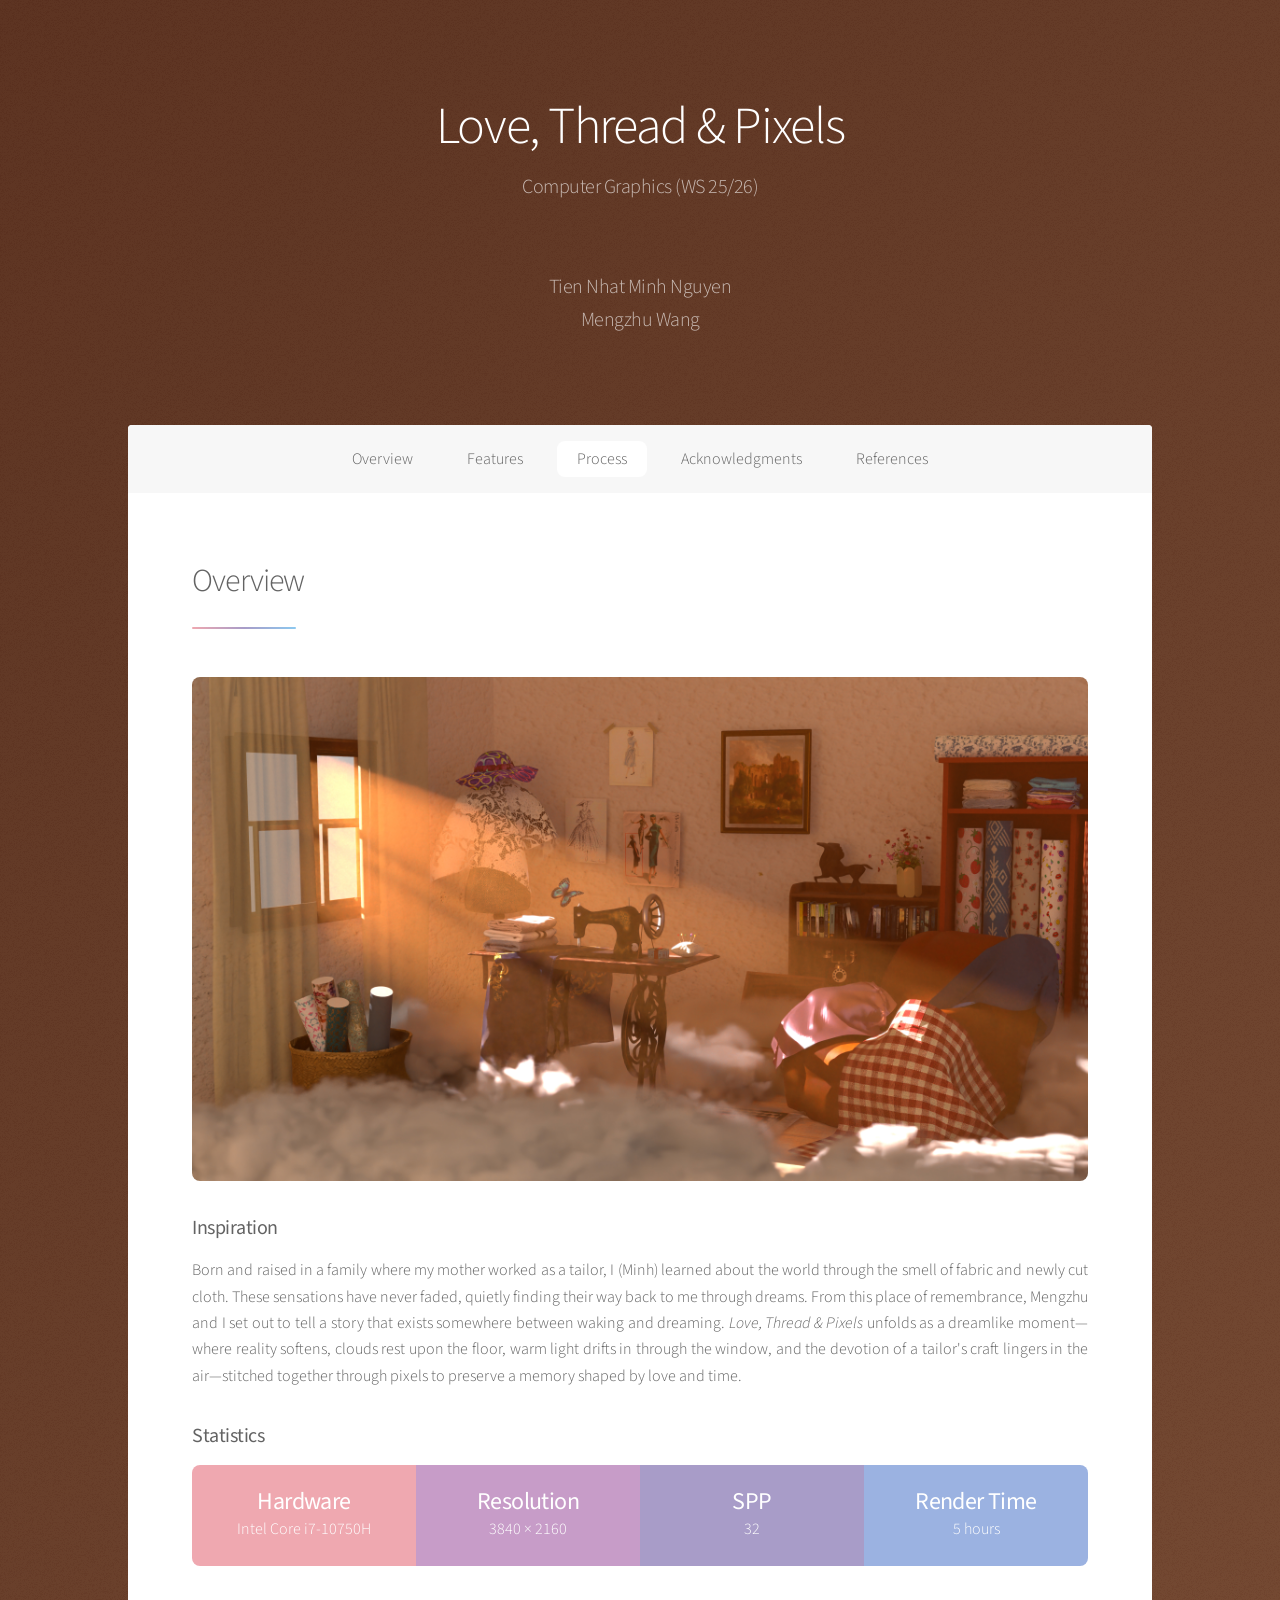
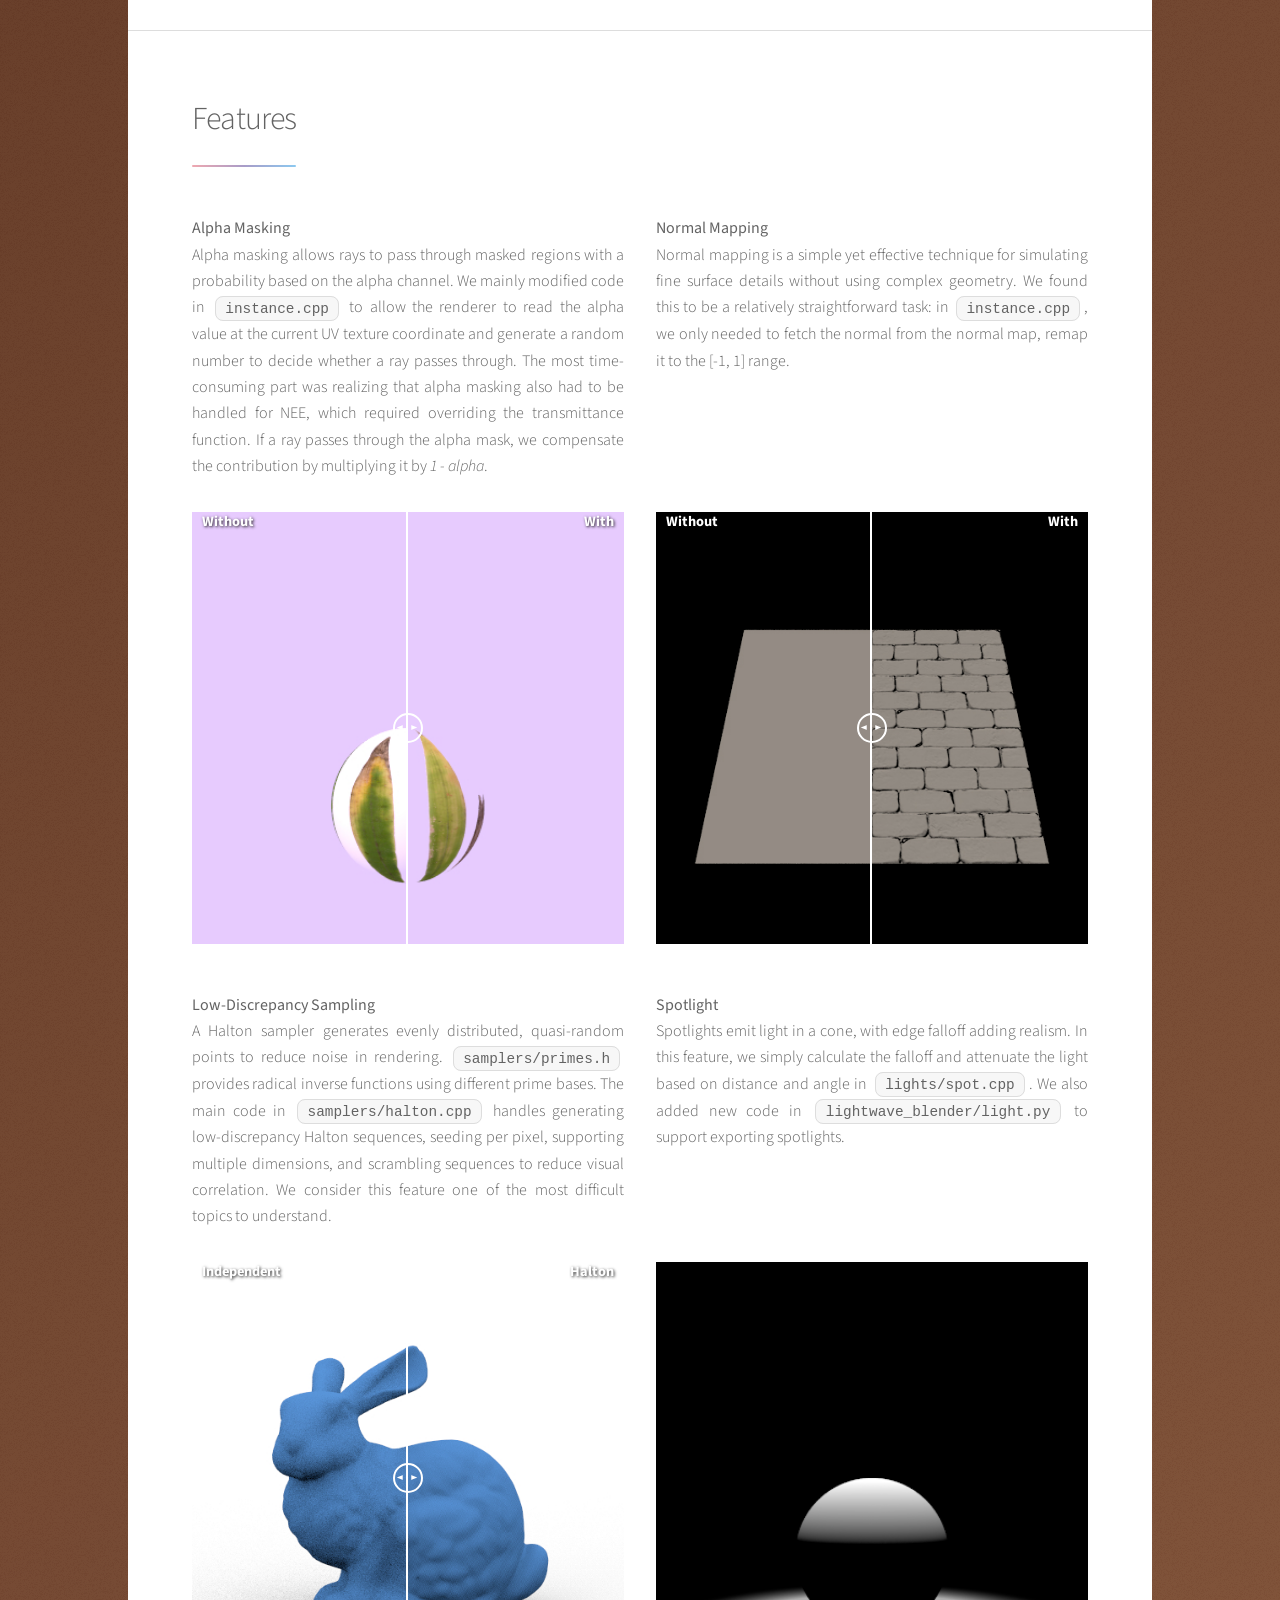
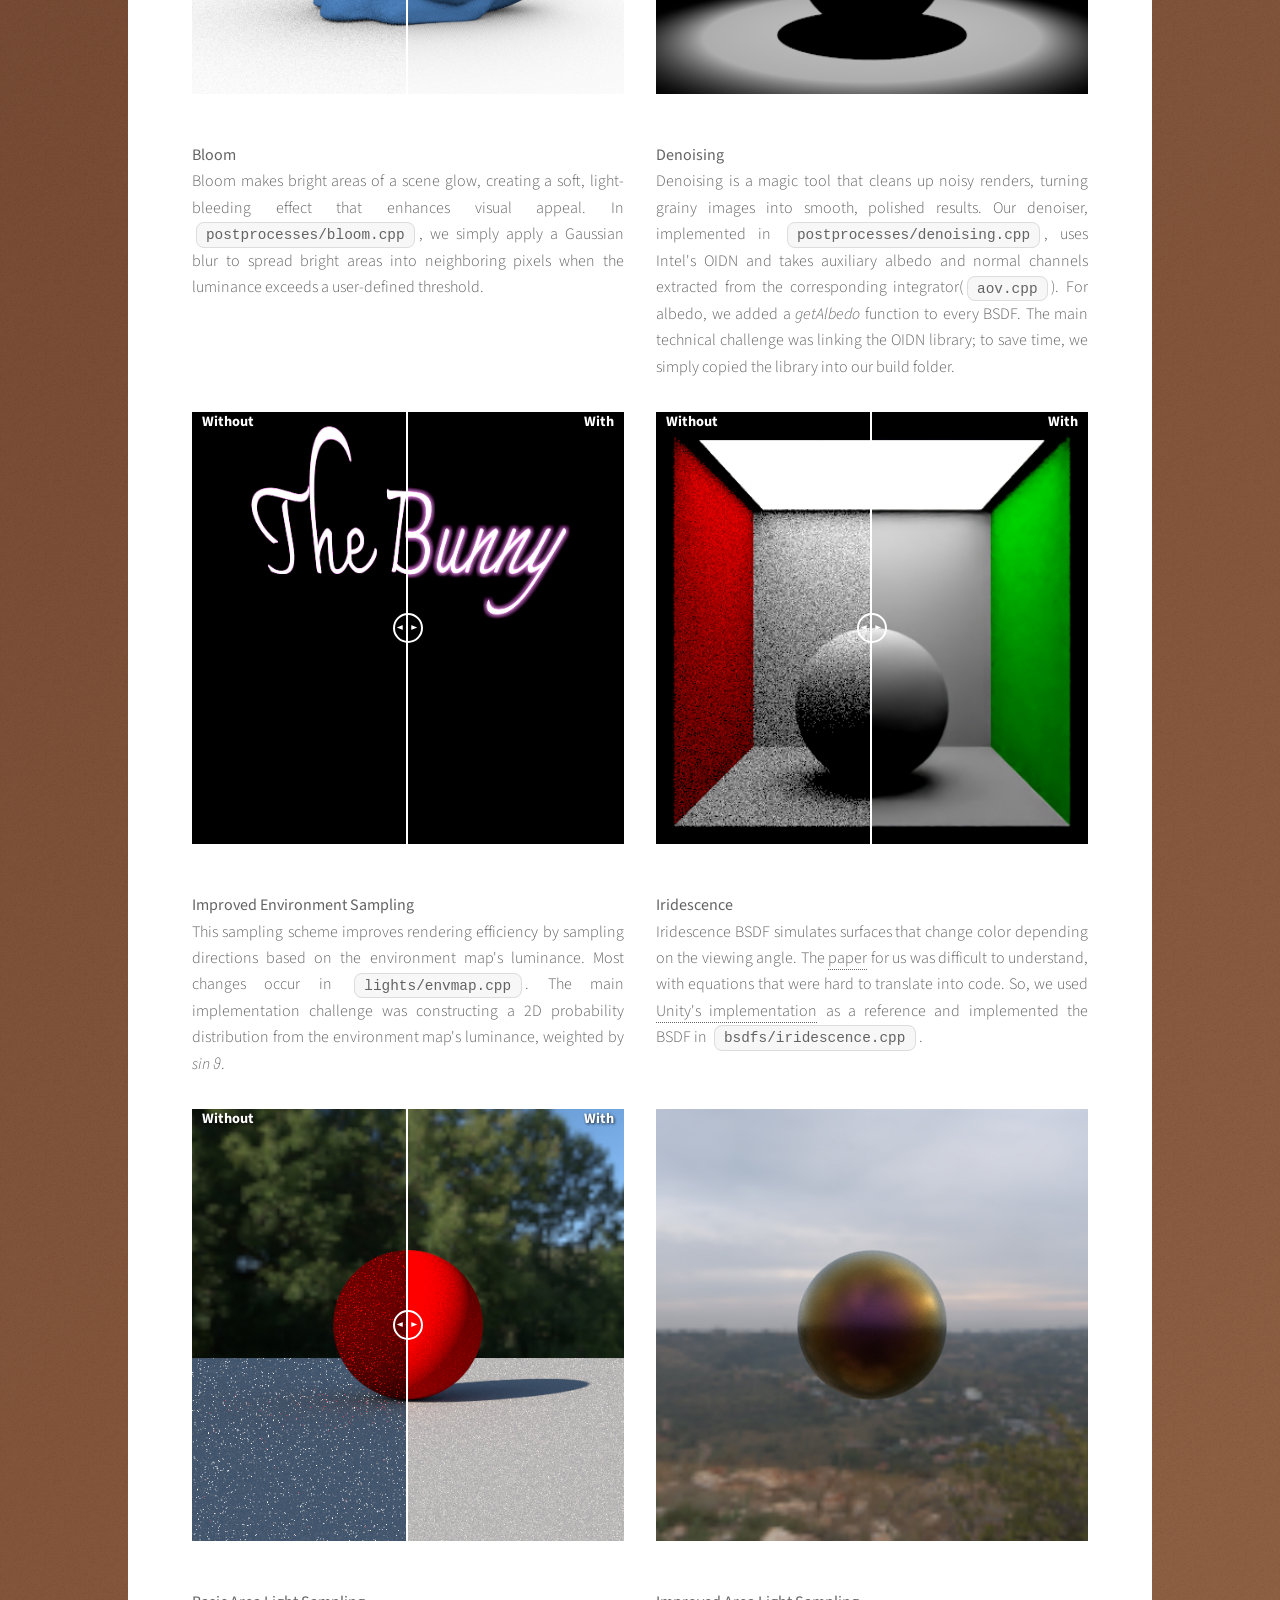
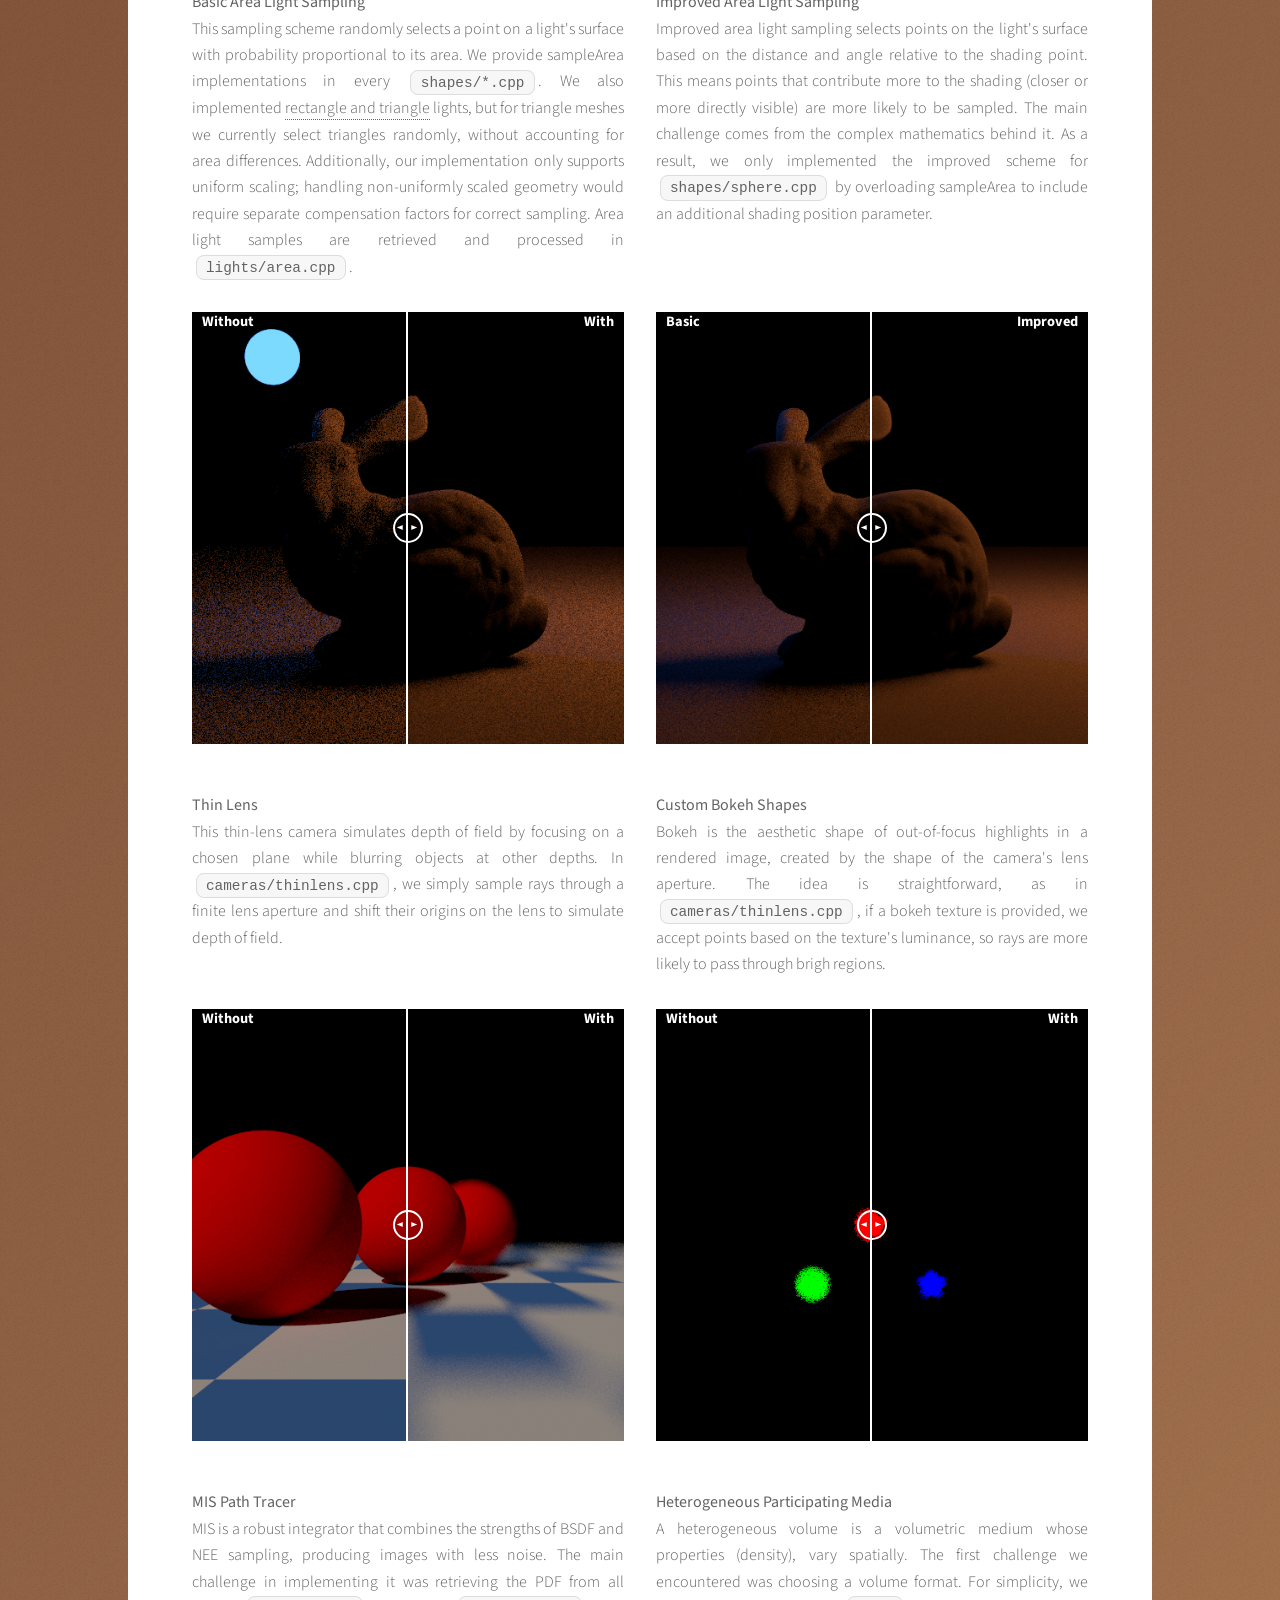
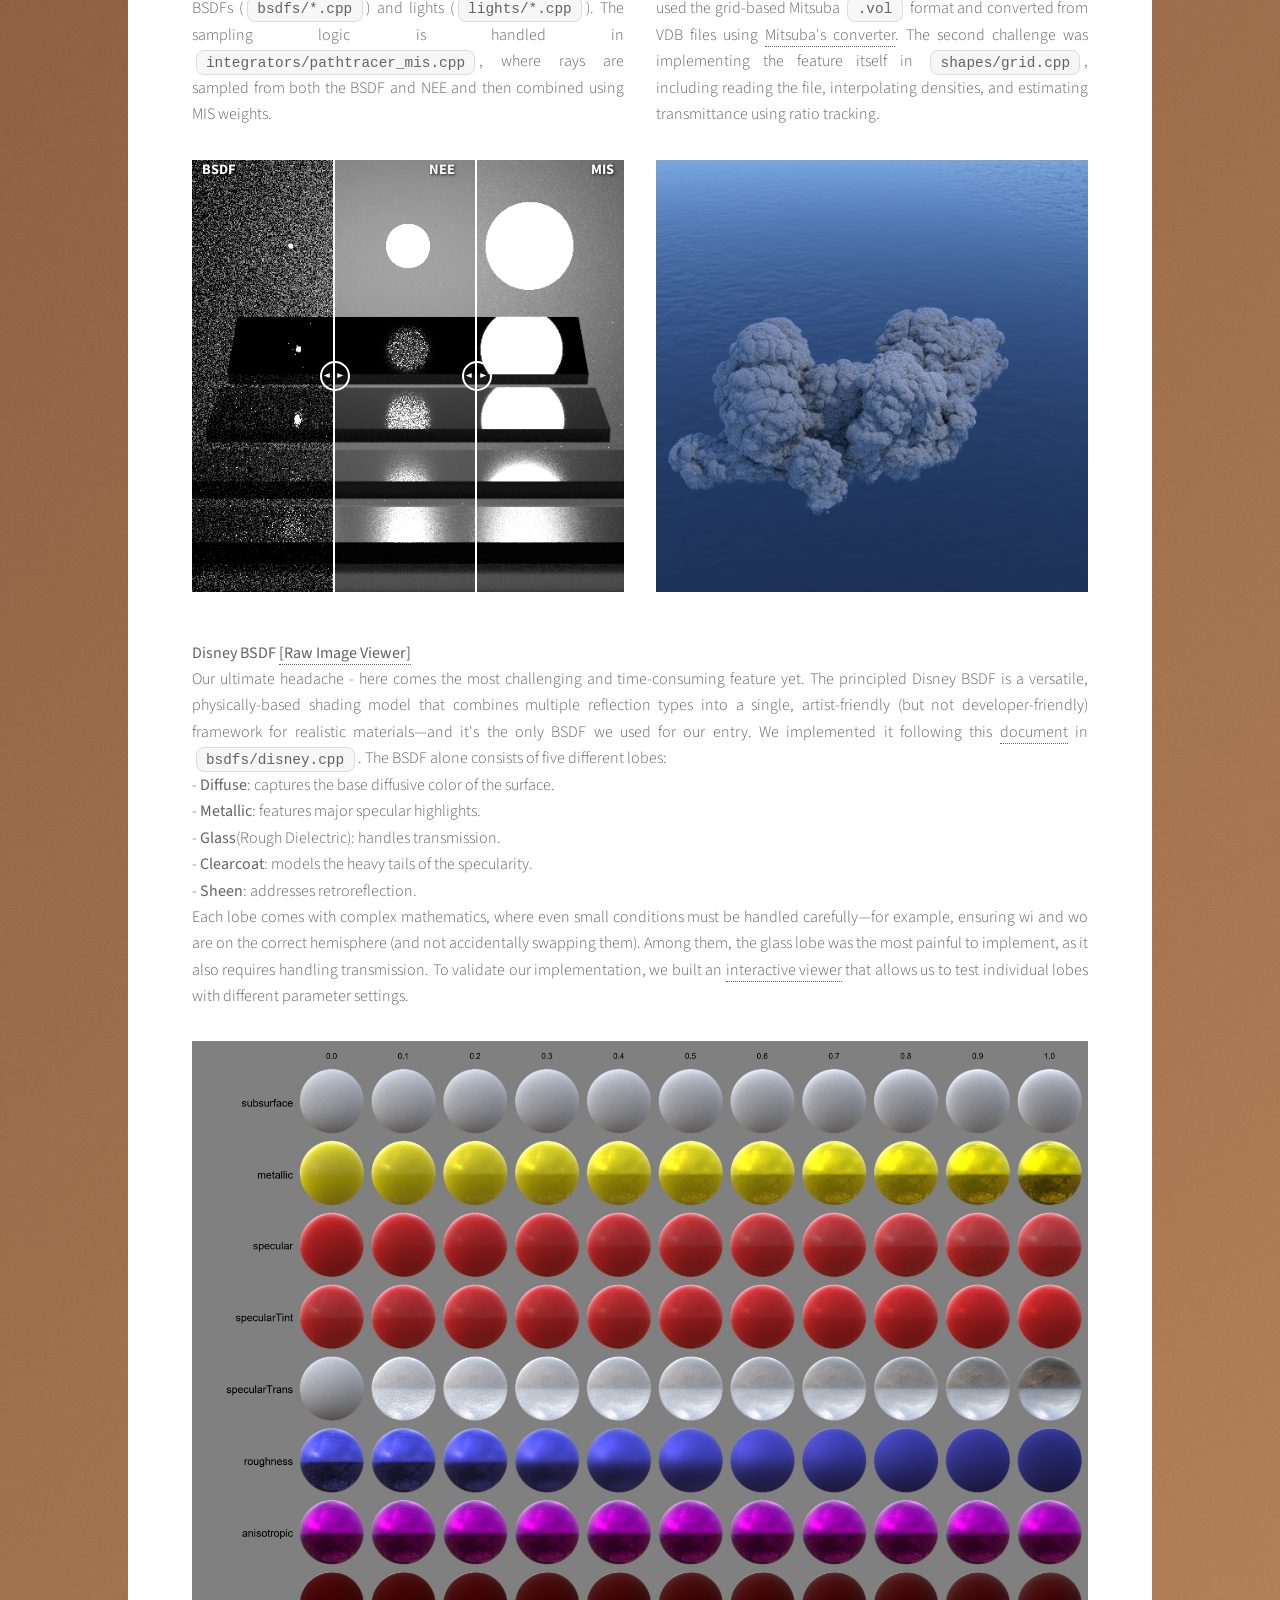
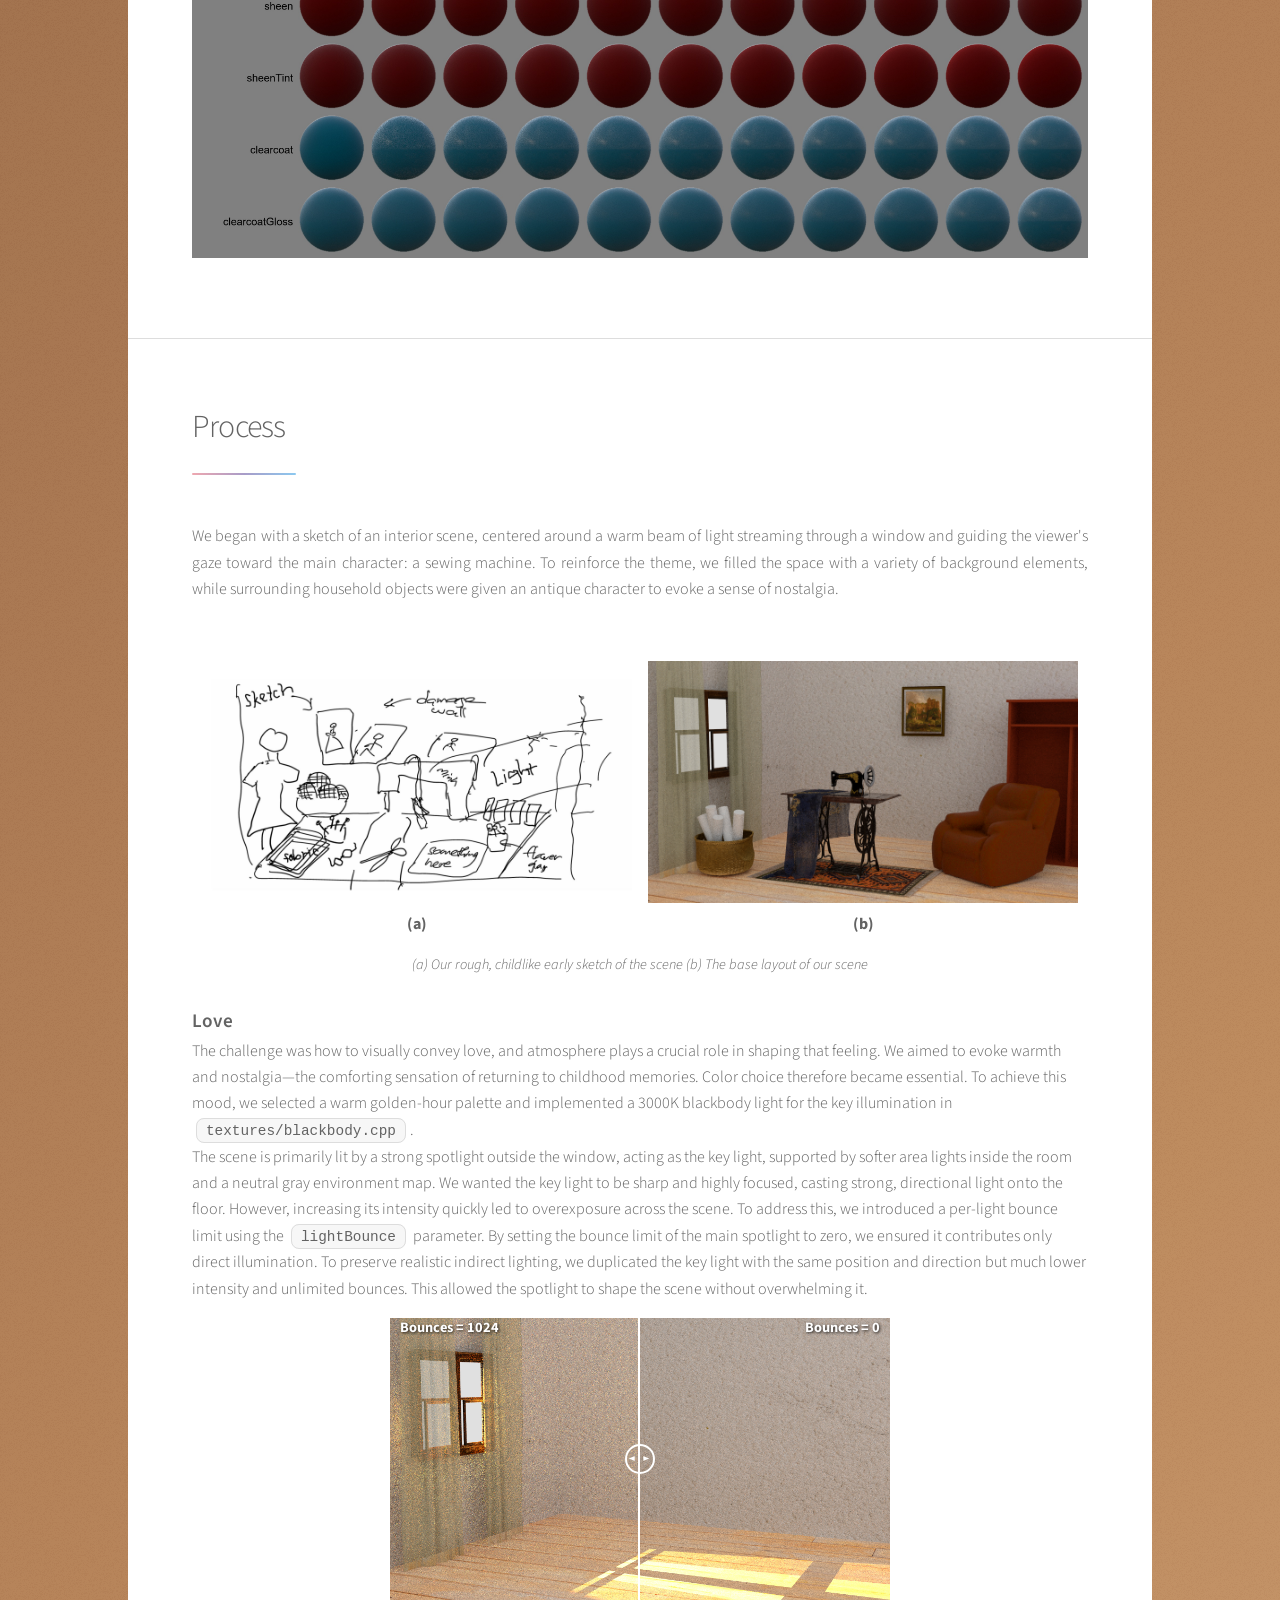
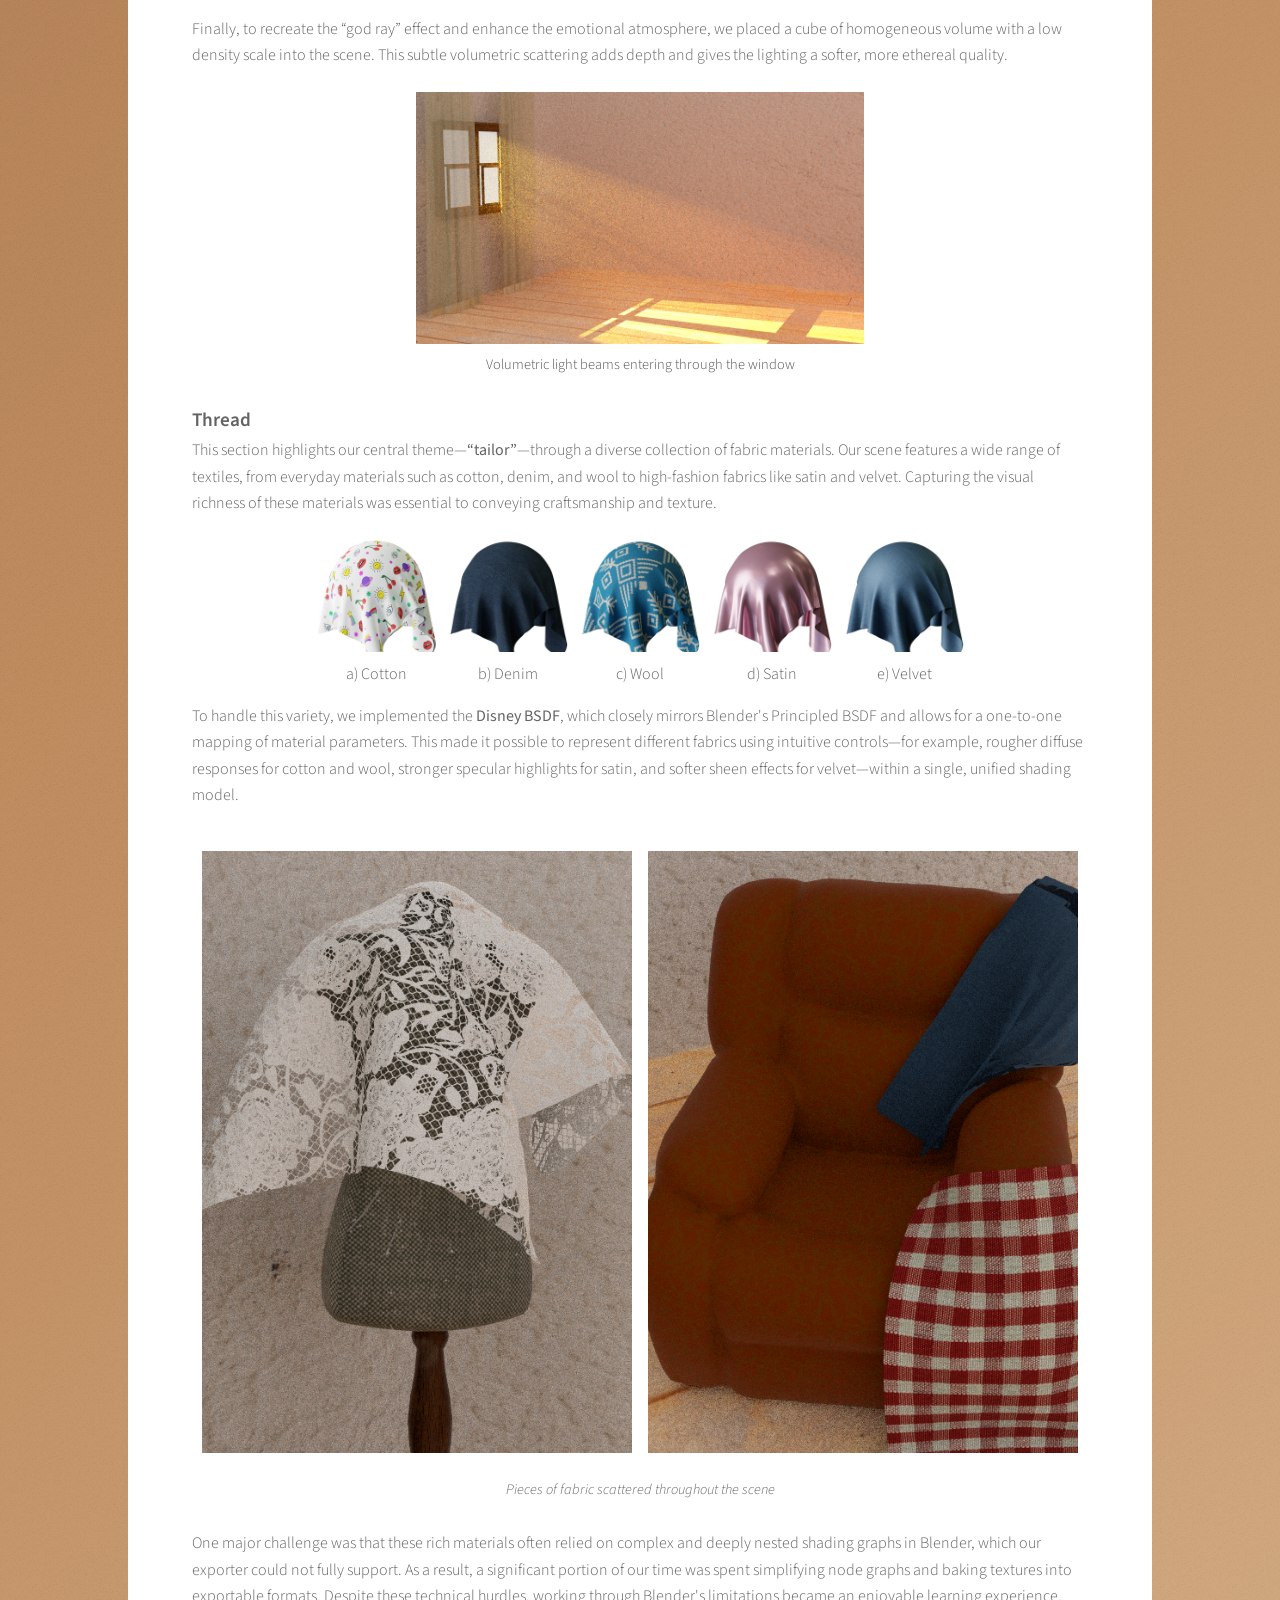
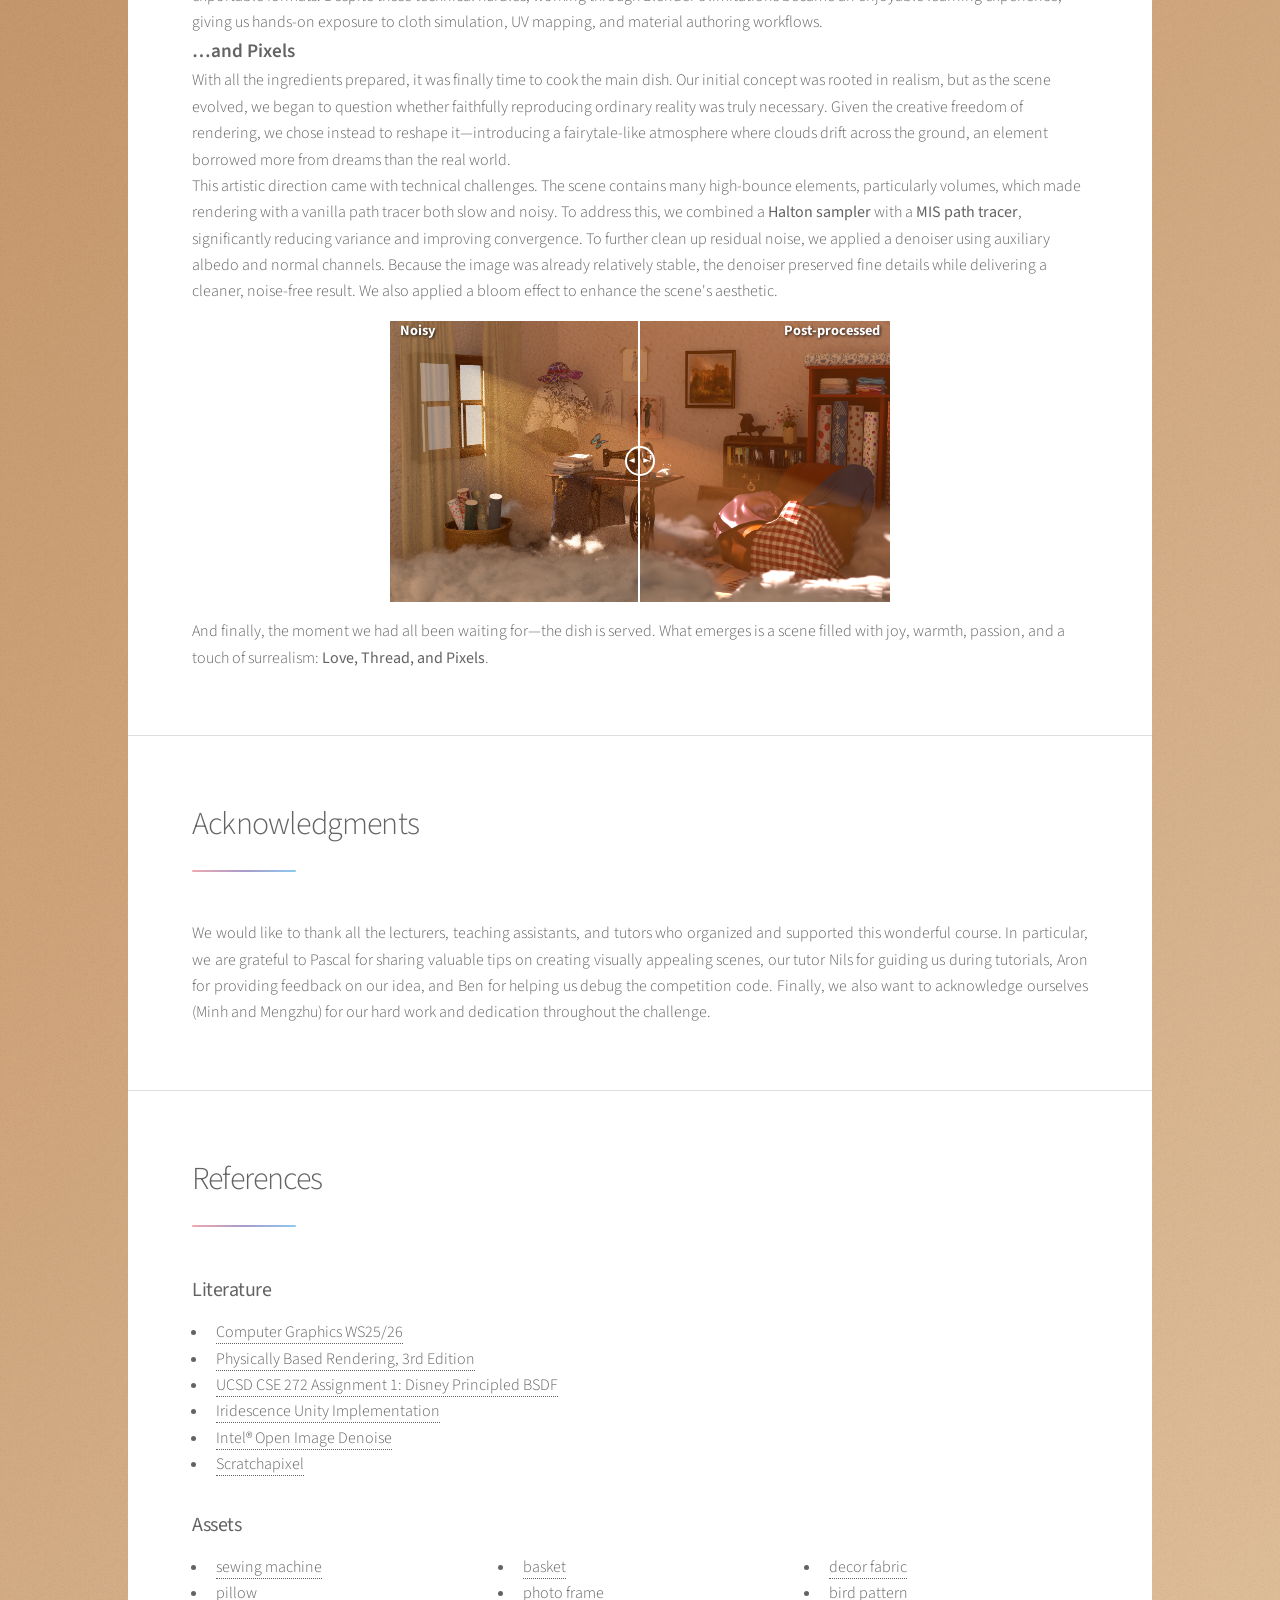
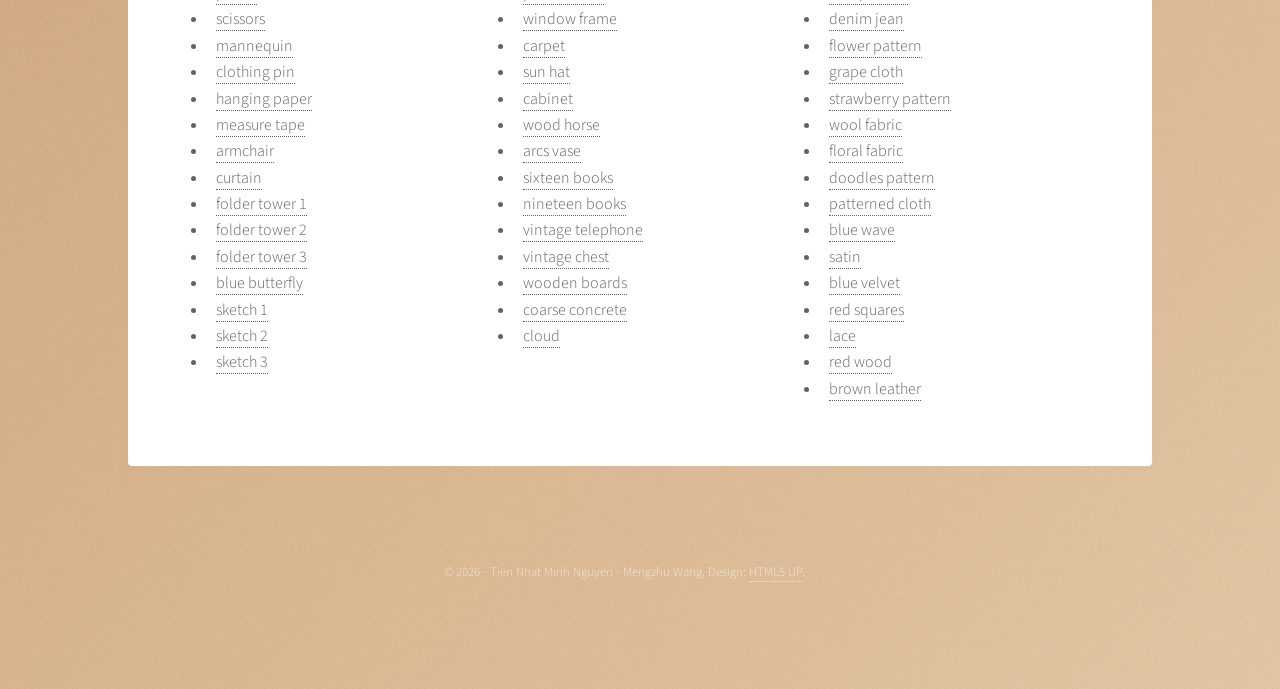
<file: docs/index.html>
<!DOCTYPE HTML>
<!--
	Stellar by HTML5 UP
	html5up.net | @ajlkn
	Free for personal and commercial use under the CCA 3.0 license (html5up.net/license)
-->
<html>
	<head>
		<title>Love, Thread and Pixels</title>
		<meta charset="utf-8" />
		<meta name="viewport" content="width=device-width, initial-scale=1, user-scalable=no" />
		<link rel="stylesheet" href="assets/css/main.css" />
		<noscript><link rel="stylesheet" href="assets/css/noscript.css" /></noscript>
	</head>
	<body class="is-preload">

		<!-- Wrapper -->
			<div id="wrapper">

				<!-- Header -->
					<header id="header" class="alt">
						<h1>Love, Thread & Pixels</h1>
						<p >
							Computer Graphics (WS 25/26)
						</p><br />
						 <p>
							Tien Nhat Minh Nguyen<br>
							Mengzhu Wang
						</p>
					</header>

				<!-- Nav -->
					<nav id="nav">
						<ul>
							<li><a href="#intro" class="active">Overview</a></li>
							<li><a href="#first">Features</a></li>
							<li><a href="#firsthalfhalf">Process</a></li>
							<li><a href="#firsthalf">Acknowledgments</a></li>
							<li><a href="#second">References</a></li>
						</ul>
					</nav>

				<!-- Main -->
					<div id="main">

						<!-- Introduction -->
							<section id="intro" class="main">
								<header class="major">
									<h2>Overview</h2>
								</header>
								<div class="box alt">
									<div class="row gtr-uniform">
										<div class="col-12">
										<span class="image fit">
											<img src="render.jpg" alt="Final Render" />
										</span>
										</div>
									</div>
								</div>

								<div class="spotlight">
									<div class="content">
										<h3><strong>Inspiration</strong></h3>
										<p style="text-align: justify;"> 
											Born and raised in a family where my mother worked as a tailor, I (Minh) learned about 
											the world through the smell of fabric and newly cut cloth. These sensations have never faded,
											quietly finding their way back to me through dreams. From this place of remembrance,
											Mengzhu and I set out to tell a story that exists somewhere between waking and dreaming.
											<i>Love, Thread & Pixels </i> unfolds as a dreamlike moment—where reality softens, clouds rest 
											upon the floor, warm light drifts in through the window, and the devotion of a tailor's craft
											lingers in the air—stitched together through pixels to preserve a memory shaped by love and time.

										</p>
										
										<h3><strong>Statistics</strong></h3>
										<ul class="statistics">
											<li class="style1">
												<strong>Hardware</strong> Intel Core i7-10750H 
											</li>
											<li class="style2">
												<strong>Resolution</strong> 3840 &times; 2160
											</li>
											<li class="style3">
												<strong>SPP</strong> 32
											</li>
											<li class="style4">
												<strong>Render Time</strong> 5 hours
											</li>
										</ul>
									</div>
								</div>
							</section>

						<!-- First Section -->
							<section id="first" class="main">
								<header class="major">
									<h2>Features</h2>
								</header>
								<ul class="features">
									<li>
										<strong>Alpha Masking</strong>
										<p style="text-align: justify;">Alpha masking allows rays to pass through masked regions 
											with a probability based on the alpha channel. We mainly modified code in <code>instance.cpp</code> 
											to allow the renderer to read the alpha value at the current UV texture coordinate and generate 
											a random number to decide whether a ray passes through. The most time-consuming part was realizing 
											that alpha masking also had to be handled for NEE, which required overriding the transmittance function.
											If a ray passes through the alpha mask, we compensate the contribution by multiplying it by <em>1 - alpha</em>.
										</p>

										<div class="comparison-container">
											<div class="image-wrapper">
												<img src="images/alpha_masking.jpg" alt="With" class="img-back">
												
												<div class="img-front-container">
													<img src="images/alpha_masking_wo.jpg" alt="Without" class="img-front">
													<span class="label label-left">Without</span>
												</div>
												<span class="label label-right">With</span>
											</div>
											<input type="range" min="0" max="100" value="50" class="slider">
											<div class="slider-button"></div>
										</div>
									</li>

									<li>
										<strong>Normal Mapping</strong>
										<p style="text-align: justify;">Normal mapping is a simple yet effective technique for simulating fine surface details 
											without using complex geometry. We found this to be a relatively straightforward task: in <code>instance.cpp</code>, 
											we only needed to fetch the normal from the normal map, remap it to the [-1, 1] range. 
										</p>

										<div class="comparison-container">
											<div class="image-wrapper">
												<img src="images/normal_mapping.jpg" alt="With" class="img-back">
												
												<div class="img-front-container">
													<img src="images/normal_mapping_wo.jpg" alt="Without" class="img-front">
													<span class="label label-left">Without</span>
												</div>
												<span class="label label-right">With</span>
											</div>
											<input type="range" min="0" max="100" value="50" class="slider">
											<div class="slider-button"></div>
										</div>
									</li>
								</ul>

								<ul class="features">
									<li>
										<strong>Low-Discrepancy Sampling</strong>
										<p style="text-align: justify;">
											A Halton sampler generates evenly distributed, quasi-random points to reduce noise in rendering.
											<code>samplers/primes.h</code> provides radical inverse functions using different prime bases. 
											The main code in <code>samplers/halton.cpp</code> handles generating low-discrepancy Halton sequences, seeding per pixel, supporting multiple dimensions, 
											and scrambling sequences to reduce visual correlation. We consider this feature one of the most difficult topics to understand.<br>
										</p>

										<div class="comparison-container">
											<div class="image-wrapper">
												<img src="images/halton.jpg" alt="With" class="img-back">
												
												<div class="img-front-container">
													<img src="images/independent.jpg" alt="Without" class="img-front">
													<span class="label label-left">Independent</span>
												</div>
												<span class="label label-right">Halton</span>
											</div>
											<input type="range" min="0" max="100" value="50" class="slider">
											<div class="slider-button"></div>
										</div>
									</li>
									
									<li>
										<strong>Spotlight</strong>
										<p style="text-align: justify;">
											Spotlights emit light in a cone, with edge falloff adding realism. 
											In this feature, we simply calculate the falloff and attenuate the light based on distance and angle in <code>lights/spot.cpp</code>. 
											We also added new code in <code>lightwave_blender/light.py</code> to support exporting spotlights.
											<br>
										</p>

										<div class="comparison-container">
											<div class="image-wrapper">
												<img src="images/spot.jpg" alt="With" class="img-back">
												
												<!-- <div class="img-front-container">
													<img src="images/thinlens_wo.jpg" alt="Without" class="img-front">
													<span class="label label-left">Without</span>
												</div>
												<span class="label label-right">With</span> -->
											</div>
											<!-- <input type="range" min="0" max="100" value="50" class="slider"> -->
											<!-- <div class="slider-button"></div> -->
										</div>
									</li>
									<!-- <li>
										<strong>Rough Dieletric</strong>
										<p style="text-align: justify;">
											Rough dielectric extends the basic dielectric model by introducing surface roughness, which 
											adds realism. <br>
											<span style="display: inline-block; font-family: Consolas, 'Courier New', monospace; font-size: 0.8em; line-height: 1.2;">
												- src/bsdfs/roughdielectric.cpp
											</span>
										</p>

										<div class="comparison-container">
											<div class="image-wrapper">
												<img src="images/roughdielectric_0.3.jpg" alt="With" class="img-back">
												
												<div class="img-front-container">
													<img src="images/roughdielectric_0.0.jpg" alt="Without" class="img-front">
													<span class="label label-left">Roughness=0</span>
												</div>
												<span class="label label-right">Roughness=0.3</span>
											</div>
											<input type="range" min="0" max="100" value="50" class="slider">
											<div class="slider-button"></div>
										</div>
									</li> -->
								</ul>

								<ul class="features">
									<li>
										<strong>Bloom</strong>
										<p style="text-align: justify;">
											Bloom makes bright areas of a scene glow, creating a soft, light-bleeding effect that enhances visual appeal.
											In <code>postprocesses/bloom.cpp</code>, we simply apply a Gaussian blur to spread bright areas into 
											neighboring pixels when the luminance exceeds a user-defined threshold.<br>
										</p>

										<div class="comparison-container">
											<div class="image-wrapper">
												<img src="images/bloom.jpg" alt="With" class="img-back">
												
												<div class="img-front-container">
													<img src="images/bloom_wo.jpg" alt="Without" class="img-front">
													<span class="label label-left">Without</span>
												</div>
												<span class="label label-right">With</span>
											</div>
											<input type="range" min="0" max="100" value="50" class="slider">
											<div class="slider-button"></div>
										</div>
									</li>

									<li>
										<strong>Denoising</strong>
										<p style="text-align: justify;">
											Denoising is a magic tool that cleans up noisy renders, turning grainy images into smooth, polished results.
											Our denoiser, implemented in <code>postprocesses/denoising.cpp</code>, uses Intel's OIDN and takes auxiliary albedo 
											and normal channels extracted from the corresponding integrator(<code>aov.cpp</code>). For albedo, we added a <i>getAlbedo</i> 
											function to every BSDF. The main technical challenge was linking the OIDN library; to save time, we simply copied 
											the library into our build folder.<br>
										</p>

										<div class="comparison-container">
											<div class="image-wrapper">
												<img src="images/denoising.jpg" alt="With" class="img-back">
												
												<div class="img-front-container">
													<img src="images/denoising_wo.jpg" alt="Without" class="img-front">
													<span class="label label-left">Without</span>
												</div>
												<span class="label label-right">With</span>
											</div>
											<input type="range" min="0" max="100" value="50" class="slider">
											<div class="slider-button"></div>
										</div> 					
									</li>
								</ul>

								<ul class="features">
									<li>
										<strong>Improved Environment Sampling</strong>
										<p style="text-align: justify;">
											This sampling scheme improves rendering efficiency by sampling directions based 
											on the environment map's luminance. Most changes occur in <code>lights/envmap.cpp</code>. 
											The main implementation challenge was constructing a 2D probability distribution from the environment map's luminance, 
											weighted by <em>sin θ</em>.<br>
										</p>

										<div class="comparison-container">
											<div class="image-wrapper">
												<img src="images/env_is.jpg" alt="With" class="img-back">
												
												<div class="img-front-container">
													<img src="images/env.jpg" alt="Without" class="img-front">
													<span class="label label-left">Without</span>
												</div>
												<span class="label label-right">With</span>
											</div>
											<input type="range" min="0" max="100" value="50" class="slider">
											<div class="slider-button"></div>
										</div>
									</li>

									<li>
										<strong>Iridescence</strong>
										<p style="text-align: justify;">
											Iridescence BSDF simulates surfaces that change color depending on the viewing angle.
											The <a href="https://hal.science/hal-01518344/document">paper</a> for us was difficult to understand, with equations that were hard to translate into code. 
											So, we used <a href="https://github.com/Xerxes1138/Iridescence">Unity's implementation</a> as 
											a reference and implemented the BSDF in <code>bsdfs/iridescence.cpp</code>. <br>
										</p>

										<div class="comparison-container">
											<div class="image-wrapper">
												<img src="images/iridescence.jpg" alt="With" class="img-back">
												
												<!-- <div class="img-front-container">
													<img src="images/denoising_wo.jpg" alt="Without" class="img-front">
													<span class="label label-left">Without</span>
												</div>
												<span class="label label-right">With</span> -->
											</div>
											<!-- <input type="range" min="0" max="100" value="50" class="slider">
											<div class="slider-button"></div> -->
										</div>
									</li>
								</ul>

								<ul class="features">
									<li>
										<strong>Basic Area Light Sampling</strong>
										<p style="text-align: justify;">
											This sampling scheme randomly selects a point on a light's surface with probability 
											proportional to its area. We provide sampleArea implementations in every 
											<code>shapes/*.cpp</code>. We also implemented <a href="area.html" target="_blank">rectangle and triangle</a> lights, 
											but for triangle meshes we currently select triangles randomly, without accounting for area differences. 
											Additionally, our implementation only supports uniform scaling; handling non-uniformly scaled geometry would 
											require separate compensation factors for correct sampling. Area light samples are retrieved 
											and processed in <code>lights/area.cpp</code>.<br>											
										</p>
										
										<div class="comparison-container">
											<div class="image-wrapper">
												<img src="images/area_after.jpg" alt="With" class="img-back">
												
												<div class="img-front-container">
													<img src="images/area_before.jpg" alt="Without" class="img-front">
													<span class="label label-left">Without</span>
												</div>
												<span class="label label-right">With</span>
											</div>
											<input type="range" min="0" max="100" value="50" class="slider">
											<div class="slider-button"></div>
										</div>

										<!-- <div class="comparison-container three-way">
											<div class="image-wrapper">
												<img src="images/area_improved.jpg" alt="Final" class="img-3">
												<span class="label label-right">Improved</span>

												<div class="img-wrapper-2">
													<img src="images/area_after.jpg" alt="Normal" class="img-2">
													<span class="label label-middle">With</span>
												</div>

												<div class="img-wrapper-1">
													<img src="images/area_before.jpg" alt="Raw" class="img-1">
													<span class="label label-left">Without</span>
												</div>
											</div>

											<input type="range" min="0" max="100" value="33" class="slider slider-1">
											<div class="slider-button button-1"></div>

											<input type="range" min="0" max="100" value="66" class="slider slider-2">
											<div class="slider-button button-2"></div>
										</div> -->
									</li>

									<li>
										<strong>Improved Area Light Sampling</strong>
										<p style="text-align: justify;">
											Improved area light sampling selects points on the light's surface based on the distance 
											and angle relative to the shading point. This means points that contribute more to the shading 
											(closer or more directly visible) are more likely to be sampled. The main challenge comes from 
											the complex mathematics behind it. As a result, we only implemented the improved scheme for <code>shapes/sphere.cpp</code> 
											by overloading sampleArea to include an additional shading position parameter.
											<br>
										</p>

										<div class="comparison-container">
											<div class="image-wrapper">
												<img src="images/area_improved.jpg" alt="Improved" class="img-back">
												
												<div class="img-front-container">
													<img src="images/area_after.jpg" alt="Basic" class="img-front">
													<span class="label label-left">Basic</span>
												</div>
												<span class="label label-right">Improved</span>
											</div>
											<input type="range" min="0" max="100" value="50" class="slider">
											<div class="slider-button"></div>
										</div>
									</li>
								</ul>

								<ul class="features">
									<li>
										<strong>Thin Lens</strong>
										<p style="text-align: justify;">
											This thin-lens camera simulates depth of field by focusing on a chosen plane 
											while blurring objects at other depths. In <code>cameras/thinlens.cpp</code>, 
											we simply sample rays through a finite lens aperture and shift their origins 
											on the lens to simulate depth of field.
											<br>
										</p>

										<div class="comparison-container">
											<div class="image-wrapper">
												<img src="images/thinlens.jpg" alt="With" class="img-back">
												
												<div class="img-front-container">
													<img src="images/thinlens_wo.jpg" alt="Without" class="img-front">
													<span class="label label-left">Without</span>
												</div>
												<span class="label label-right">With</span>
											</div>
											<input type="range" min="0" max="100" value="50" class="slider">
											<div class="slider-button"></div>
										</div>
									</li>
									<li>
										<strong>Custom Bokeh Shapes</strong>
										<p style="text-align: justify;">
											Bokeh is the aesthetic shape of out-of-focus highlights in a rendered image, 
											created by the shape of the camera's lens aperture. The idea is straightforward, 
											as in <code>cameras/thinlens.cpp</code>, if a bokeh texture is provided, we accept points 
											based on the texture's luminance, so rays are more likely to pass through brigh regions.<br>
										</p>

										<div class="comparison-container">
											<div class="image-wrapper">
												<img src="images/bokeh.jpg" alt="With" class="img-back">
												
												<div class="img-front-container">
													<img src="images/bokeh_wo.jpg" alt="Without" class="img-front">
													<span class="label label-left">Without</span>
												</div>
												<span class="label label-right">With</span>
											</div>
											<input type="range" min="0" max="100" value="50" class="slider">
											<div class="slider-button"></div>
										</div>
									</li>
								</ul>

								<ul class="features">
									<!-- <li>
										<strong>Heterogeneous Participating Media</strong>
										<p style="text-align: justify;">
											I used a uniform grid to represent volumes. I intended to use it to render candle 
											flames, but finding a suitable fire VDB was difficult, and it wasn't worthwhile 
											to render such tiny objects with a demanding algorithm.<br>
											<span style="display: inline-block; font-family: Consolas, 'Courier New', monospace; font-size: 0.8em; line-height: 1.2;">
												- include/lightwave/math.hpp<br>
												- src/shapes/grid.cpp
											</span>
										</p>

										<div class="comparison-container">
											<div class="image-wrapper">
												<img src="images/hetero.jpg" alt="With" class="img-back">
											</div>
										</div>
									</li> -->

									<li>
										<strong>MIS Path Tracer</strong>
										<p style="text-align: justify;">
											MIS is a robust integrator that combines the strengths of BSDF and NEE sampling, producing images 
											with less noise. The main challenge in implementing it was retrieving the PDF from all BSDFs (<code>bsdfs/*.cpp</code>) 
											and lights (<code>lights/*.cpp</code>). The sampling logic is handled in <code>integrators/pathtracer_mis.cpp</code>, 
											where rays are sampled from both the BSDF and NEE and then combined using MIS weights. <br>
										</p>

										<div class="comparison-container three-way">
											<div class="image-wrapper">
												<img src="images/pathtracer_mis.jpg" alt="Final" class="img-3">
												<span class="label label-right">MIS</span>

												<div class="img-wrapper-2">
													<img src="images/pathtracer_nee.jpg" alt="Normal" class="img-2">
													<span class="label label-middle">NEE</span>
												</div>

												<div class="img-wrapper-1">
													<img src="images/pathtracer_bsdf.jpg" alt="Raw" class="img-1">
													<span class="label label-left">BSDF</span>
												</div>
											</div>

											<input type="range" min="0" max="100" value="33" class="slider slider-1">
											<div class="slider-button button-1"></div>

											<input type="range" min="0" max="100" value="66" class="slider slider-2">
											<div class="slider-button button-2"></div>
										</div>
									</li>

									<li>
										<strong>Heterogeneous Participating Media</strong>
										<p style="text-align: justify;">
											A heterogeneous volume is a volumetric medium whose properties (density), vary spatially.
											The first challenge we encountered was choosing a volume format. For simplicity, we used 
											the grid-based Mitsuba <code>.vol</code> format and converted from VDB files using <a href="https://github.com/mitsuba-renderer/mitsuba2-vdb-converter">Mitsuba's converter</a>. 
											The second challenge was implementing the feature itself in <code>shapes/grid.cpp</code>, 
											including reading the file, interpolating densities, and estimating transmittance using ratio tracking.
											<br>
										</p>

										<div class="comparison-container">
											<div class="image-wrapper">
												<img src="images/heterogeneous_vol.jpg" alt="With" class="img-back">
												
												<!-- <div class="img-front-container">
													<img src="images/thinlens_wo.jpg" alt="Without" class="img-front">
													<span class="label label-left">Without</span>
												</div>
												<span class="label label-right">With</span> -->
											</div>
											<!-- <input type="range" min="0" max="100" value="50" class="slider"> -->
											<!-- <div class="slider-button"></div> -->
										</div>
									</li>
								</ul>

								<ul class="features">
									<li class="feature-full">
										<strong>Disney BSDF <a href="viewer.html" target="_blank">[Raw Image Viewer]</a></strong> 
										<p style="text-align: justify;">
											Our ultimate headache - here comes the most challenging and time-consuming feature yet.
											The principled Disney BSDF is a versatile, physically-based shading model that combines multiple reflection types into a single, artist-friendly 
											(but not developer-friendly) framework for realistic materials—and it's the only BSDF we used for our entry.
											We implemented it following this <a href="https://cseweb.ucsd.edu/~tzli/cse272/wi2023/homework1.pdf">document</a> in <code>bsdfs/disney.cpp</code>.
											The BSDF alone consists of five different lobes: <br>										
											-  <strong>Diffuse</strong>:  captures the base diffusive color of the surface.<br>
											-  <strong>Metallic</strong>: features major specular highlights.<br>
											-  <strong>Glass</strong>(Rough Dielectric): handles transmission.<br>
											-  <strong>Clearcoat</strong>: models the heavy tails of the specularity.<br>
											-  <strong>Sheen</strong>: addresses retroreflection.<br>
											Each lobe comes with complex mathematics, where even small conditions must be handled carefully—for example, ensuring wi and wo are 
											on the correct hemisphere (and not accidentally swapping them). Among them, the glass lobe was the most painful to implement, 
											as it also requires handling transmission. To validate our implementation, we built an 
											<a href="viewer.html" target="_blank">interactive viewer</a> that allows us to test 
											individual lobes with different parameter settings.
										
										</p>
										


										<div class="comparison-container">
											<div class="image-wrapper">
												<img src="images/disney_bsdf.jpg" alt="With" class="img-back">
											</div>
										</div>
									</li>
								</ul>
							</section>
							
							<section id="firsthalfhalf" class="main">
								<header class="major">
									<h2>Process</h2>
								</header>
								<p style="text-align: justify;"> 
									We began with a sketch of an interior scene, centered around a warm beam of light streaming 
									through a window and guiding the viewer's gaze toward the main character: a sewing machine. 
									To reinforce the theme, we filled the space with a variety of background elements, while 
									surrounding household objects were given an antique character to evoke a sense of nostalgia.<br>

									<br>
									<div style="
									display: flex;
									gap: 1em;
									justify-content: center;
									margin: 1em 0;
									">

									<!-- Image A -->
									<div style="text-align: center; width: 48%;">
										<img src="images/process/sketch.jpg" alt="a" style="width: 100%; height: auto;">
										<span style="font-weight: bold;">(a)</span>
									</div>

									<!-- Image B -->
									<div style="text-align: center; width: 48%;">
										<img src="images/process/base.jpg" alt="b" style="width: 100%; height: auto;">
										<span style="font-weight: bold;">(b)</span>
									</div>

									</div>

									<p style="
									font-style: italic;
									text-align: center;
									font-size: 0.9em;
									margin-top: 0.5em;
									">
									(a) Our rough, childlike early sketch of the scene
									(b) The base layout of our scene
									</p>

									<span style="font-size: 1.2em; font-weight: 600;">Love</span><br>
									The challenge was how to visually convey love, and atmosphere plays a crucial role in shaping 
									that feeling. We aimed to evoke warmth and nostalgia—the comforting sensation of returning to 
									childhood memories. Color choice therefore became essential. To achieve this mood, we selected 
									a warm golden-hour palette and implemented a 3000K blackbody light for the key illumination in 
									<code>textures/blackbody.cpp</code>. <br>

									The scene is primarily lit by a strong spotlight outside the window, acting as the key light, 
									supported by softer area lights inside the room and a neutral gray environment map. We wanted the 
									key light to be sharp and highly focused, casting strong, directional light onto the floor. 
									However, increasing its intensity quickly led to overexposure across the scene. To address this, 
									we introduced a per-light bounce limit using the <code>lightBounce</code> parameter. 
									By setting the bounce limit of the main spotlight to zero, we ensured it contributes only 
									direct illumination. To preserve realistic indirect lighting, we duplicated the key light with 
									the same position and direction but much lower intensity and unlimited bounces. This allowed 
									the spotlight to shape the scene without overwhelming it. <br>

									<div class="comparison-container">
											<div class="image-wrapper">
												<img src="images/process/bounce0.jpg" alt="Bounces = 0" class="img-back">
												
												<div class="img-front-container">
													<img src="images/process/bounce1024.jpg" alt="Bounces = 1024" class="img-front">
													<span class="label label-left">Bounces = 1024</span>
												</div>
												<span class="label label-right">Bounces = 0</span>
											</div>
											<input type="range" min="0" max="100" value="50" class="slider">
											<div class="slider-button"></div>
									</div>

									Finally, to recreate the “god ray” effect and enhance the emotional atmosphere, we placed a cube of 
									homogeneous volume with a low density scale into the scene. This subtle volumetric scattering 
									adds depth and gives the lighting a softer, more ethereal quality. <br>

									<div style="text-align: center; width: 50%; margin: 1.5em auto;">
										<img 
											src="images/process/homo_vol.jpg" 
											alt="Material detail"
											style="
											width: 100%;   
											height: auto; 
											object-fit: cover;
											display: block;
											margin: 0 auto;
											"
										>
										<p style="
											margin-top: 0.6em;
											font-size: 0.9em;
											color: #555;
										">
											Volumetric light beams entering through the window
										</p>
									</div>

									<span style="font-size: 1.2em; font-weight: 600;">Thread</span><br>

									This section highlights our central theme—<b>“tailor”</b>—through a diverse collection of fabric materials. 
									Our scene features a wide range of textiles, from everyday materials such as cotton, denim, and wool to 
									high-fashion fabrics like satin and velvet. Capturing the visual richness of these materials was essential to 
									conveying craftsmanship and texture. <br>

									<!-- Image grid -->
									<div style="
									display: flex;
									flex-wrap: wrap;
									gap: 12px;
									margin: 1em 0;
									justify-content: center;
									">

										<!-- Image A -->
										<div style="text-align: center;">
											<img src="images/process/cotton.png" style="width: 120px; height: 120px; object-fit: cover;">
											<div>a) Cotton</div>
										</div>

										<!-- Image B -->
										<div style="text-align: center;">
											<img src="images/process/denim.png" style="width: 120px; height: 120px; object-fit: cover;">
											<div>b) Denim</div>
										</div>

										<!-- Image C -->
										<div style="text-align: center;">
											<img src="images/process/wool.png" style="width: 120px; height: 120px; object-fit: cover;">
											<div>c) Wool</div>
										</div>

										<!-- Image D -->
										<div style="text-align: center;">
											<img src="images/process/satin.png" style="width: 120px; height: 120px; object-fit: cover;">
											<div>d) Satin</div>
										</div>

										<!-- Image E -->
										<div style="text-align: center;">
											<img src="images/process/velvet.png" style="width: 120px; height: 120px; object-fit: cover;">
											<div>e) Velvet</div>
										</div>

									</div>

									To handle this variety, we implemented the <b>Disney BSDF</b>, which closely mirrors Blender's Principled BSDF 
									and allows for a one-to-one mapping of material parameters. This made it possible to represent different fabrics 
									using intuitive controls—for example, rougher diffuse responses for cotton and wool, stronger specular highlights 
									for satin, and softer sheen effects for velvet—within a single, unified shading model. <br>

									<br>
									<div style="
									display: flex;
									gap: 1em;
									justify-content: center;
									margin: 1em 0;
									">

									<!-- Image A -->
									<div style="text-align: center; width: 48%;">
										<img src="images/process/cloth1.jpg" alt="a" style="width: 100%; height: auto;">
										<!-- <span style="font-weight: bold;">(a)</span> -->
									</div>

									<!-- Image B -->
									<div style="text-align: center; width: 48%;">
										<img src="images/process/cloth2.jpg" alt="b" style="width: 100%; height: auto;">
										<!-- <span style="font-weight: bold;">(b)</span> -->
									</div>

									</div>

									<p style="
									font-style: italic;
									text-align: center;
									font-size: 0.9em;
									margin-top: 0.5em;
									">
									Pieces of fabric scattered throughout the scene
									</p>

									One major challenge was that these rich materials often relied on complex and deeply nested shading graphs in Blender, 
									which our exporter could not fully support. As a result, a significant portion of our time was spent simplifying 
									node graphs and baking textures into exportable formats. Despite these technical hurdles, working through Blender's limitations 
									became an enjoyable learning experience, giving us hands-on exposure to cloth simulation, UV mapping, and material authoring workflows. <br>

									<span style="font-size: 1.2em; font-weight: 600;">…and Pixels</span><br>
									With all the ingredients prepared, it was finally time to cook the main dish. Our initial concept was rooted in realism, but as 
									the scene evolved, we began to question whether faithfully reproducing ordinary reality was truly necessary. Given the creative freedom 
									of rendering, we chose instead to reshape it—introducing a fairytale-like atmosphere where clouds drift across the ground, 
									an element borrowed more from dreams than the real world. <br>

									This artistic direction came with technical challenges. The scene contains many high-bounce elements, particularly volumes, 
									which made rendering with a vanilla path tracer both slow and noisy. To address this, we combined a <b>Halton sampler</b> with 
									a <b>MIS path tracer</b>, significantly reducing variance and improving convergence. To further clean up residual noise, 
									we applied a denoiser using auxiliary albedo and normal channels. Because the image was already relatively stable, 
									the denoiser preserved fine details while delivering a cleaner, noise-free result. We also applied a bloom effect to enhance the scene's aesthetic. <br>

									<div class="comparison-container">
											<div class="image-wrapper">
												<img src="images/process/final_denoised.jpg" alt="Post-processed" class="img-back">
												
												<div class="img-front-container">
													<img src="images/process/final_noisy.jpg" alt="Noisy" class="img-front">
													<span class="label label-left">Noisy</span>
												</div>
												<span class="label label-right">Post-processed</span>
											</div>
											<input type="range" min="0" max="100" value="50" class="slider">
											<div class="slider-button"></div>
									</div>

									And finally, the moment we had all been waiting for—the dish is served. What emerges is a scene filled with joy, warmth, passion, 
									and a touch of surrealism: <b>Love, Thread, and Pixels</b>.




								</p>
							</section>		

							<section id="firsthalf" class="main">
								<header class="major">
									<h2>Acknowledgments</h2>
								</header>
								<p style="text-align: justify;"> 
									We would like to thank all the lecturers, teaching assistants, and tutors who organized and supported 
									this wonderful course. In particular, we are grateful to Pascal for sharing valuable tips on creating 
									visually appealing scenes, our tutor Nils for guiding us during tutorials, Aron for providing feedback 
									on our idea, and Ben for helping us debug the competition code. Finally, we also want to acknowledge 
									ourselves (Minh and Mengzhu) for our hard work and dedication throughout the challenge. <br>
								</p>
							</section>							

						<!-- Second Section -->
							<section id="second" class="main">
								<header class="major">
									<h2>References</h2>
								</header>
								<h3><strong>Literature</strong></h3>
									<ul>
										<li><a href="https://graphics.cg.uni-saarland.de/courses/cg-2025/index.html">Computer Graphics WS25/26</a></https:></li>
										<li><a href="https://www.pbr-book.org/3ed-2018/contents">Physically Based Rendering, 3rd Edition</a></https:></li>
										<li><a href="https://cseweb.ucsd.edu/~tzli/cse272/wi2023/homework1.pdf">UCSD CSE 272 Assignment 1: Disney Principled BSDF</a></li>
										<li><a href="https://github.com/Xerxes1138/Iridescence">Iridescence Unity Implementation</a></https:></li>
										<li><a href="https://www.openimagedenoise.org/">Intel® Open Image Denoise</a></https:></li>
										<li><a href="https://www.scratchapixel.com/index.html">Scratchapixel</a></https:></li>
									</ul>
								<h3><strong>Assets</strong></h3>
								<div class="row">
									<div class="col-4 col-12-medium">
										<ul>
											<li><a href="https://sketchfab.com/3d-models/old-sewing-machine-b4cc8c9b0e07495bb710c842b35ec600">sewing machine</a></https:></li>
											<li><a href="https://sketchfab.com/3d-models/pillow-90d0c49db71a48ceb3b37c30ca55cdbd">pillow</a></https:></li>
											<li><a href="https://sketchfab.com/3d-models/tailors-scissors-2318ed5e22a2420a9ddaa914333f8fbf">scissors</a></https:></li>
											<li><a href="https://sketchfab.com/3d-models/mannequin-female-torso-stand-2c40edfc236141a3b320f46e08984a91">mannequin</a></https:></li>
											<li><a href="https://sketchfab.com/3d-models/pin-for-3d-clothing-47512c994e70431d853a9e3dcaa3baba">clothing pin</a></https:></li>
											<li><a href="https://sketchfab.com/3d-models/poster-basic-low-poly-eecc7216ab704bdf9c7fb1ef33c23889">hanging paper</a></https:></li>
											<li><a href="https://sketchfab.com/3d-models/low-poly-measuring-tape-9e8cc8ba31504719abc726baf9069a0b">measure tape</a></https:></li>
											<li><a href="https://sketchfab.com/3d-models/classic-beige-armchair-226ad3faf2354b40b3079e118cf5a15d">armchair</a></https:></li>
											<li><a href="https://sketchfab.com/3d-models/curtain-91d9af590c63426089a1f4ac84699325">curtain</a></https:></li>
											<li><a href="https://www.blenderkit.com/asset-gallery-detail/50d94ec7-8e08-4464-8753-1394d82305dc/">folder tower 1</a></https:></li>
											<li><a href="https://www.blenderkit.com/asset-gallery-detail/74fca3ee-3226-4629-afdb-3b63ca8b3049/">folder tower 2</a></https:></li>
											<li><a href="https://www.blenderkit.com/asset-gallery-detail/2d9f13aa-15aa-48b1-8116-d891377fc162/">folder tower 3</a></https:></li>
											<li><a href="https://www.blenderkit.com/asset-gallery-detail/6355fedd-ff5d-43b2-bbe8-6fdc4f9dc92f/">blue butterfly</a></https:></li>
											<li><a href="https://www.pinterest.com/pin/490259109406920929/">sketch 1</a></https:></li>
											<li><a href="https://www.pinterest.com/pin/13862711349742786/">sketch 2</a></https:></li>
											<li><a href="https://www.pinterest.com/pin/13792342603274778/">sketch 3</a></https:></li>

									</div>

									<div class="col-4 col-12-medium">
										<ul>
											<li><a href="https://sketchfab.com/3d-models/basket-dc3d8c07769e4226833cbd01a2936939">basket</a></li>
											<li><a href="https://sketchfab.com/3d-models/photo-frame-768acdc1714940a9b16d0c24975b43ad">photo frame</a></li>
											<li><a href="https://sketchfab.com/3d-models/window--wooden-4-mb-75f04bd61c984a55bf4e7a12da6f3541">window frame</a></li>
											<li><a href="https://sketchfab.com/3d-models/carpet-03f98666c90949868909e4ddbc5777b7">carpet</a></li>
											<li><a href="https://www.blenderkit.com/asset-gallery-detail/9940e850-3de4-4c4c-bb2f-47be5105de32/">sun hat</a></li>
											<li><a href="https://www.blenderkit.com/asset-gallery-detail/6b50e66a-317f-4e1d-841c-e6d2635bcf2b/">cabinet</a></li>
											<li><a href="https://www.blenderkit.com/asset-gallery-detail/39fe86bf-c7c6-4efd-8f50-05f11c399497/">wood horse</a></li>
											<li><a href="https://www.blenderkit.com/asset-gallery-detail/372ca1cd-cbc7-461a-9b09-4e2cf42865fd/">arcs vase</a></li>
											<li><a href="https://www.blenderkit.com/asset-gallery-detail/76614b73-6ab0-4637-b8cc-6743b18fe53d/">sixteen books</a></li>
											<li><a href="https://www.blenderkit.com/asset-gallery-detail/a501a968-4168-4dc8-a3bc-f109f9533a3a/">nineteen books</a></li>
											<li><a href="https://www.blenderkit.com/asset-gallery-detail/28ab2b0b-4e1e-4bb7-bb5d-f2d22ddcc523/">vintage telephone</a></li>
											<li><a href="https://www.blenderkit.com/asset-gallery-detail/1c84cc84-cef0-4e1c-9615-915eea65c5dd/">vintage chest</a></li>
											<li><a href="https://www.freepik.com/free-photo/vertical-texture-wooden-boards_971831.htm">wooden boards</a></li>
											<li><a href="https://www.freepik.com/free-photo/coarse-concrete-surface_6415113.htm">coarse concrete</a></li>
											<li><a href="https://jangafx.com/software/embergen/download/free-vdb-animations">cloud</a></li>
										</ul>
									</div>

									<div class="col-4 col-12-medium">
										<ul>
											<li><a href="https://www.blenderkit.com/asset-gallery-detail/b5cb2672-a648-4af9-97cc-8e426d587c14/">decor fabric</a></li>
											<li><a href="https://www.blenderkit.com/asset-gallery-detail/57d86dce-25a0-4347-8d69-ef6ac561c90a/">bird pattern</a></li>
											<li><a href="https://www.blenderkit.com/asset-gallery-detail/e3746b66-d9af-42d3-9f59-cf5fbb1c923f/">denim jean</a></li>
											<li><a href="https://www.blenderkit.com/asset-gallery-detail/d8c0f64c-fc97-48ec-9c49-e0d70730429d/">flower pattern</a></li>
											<li><a href="https://www.blenderkit.com/asset-gallery-detail/3879d281-ea6d-4ce1-8562-d7a0efe39551/">grape cloth</a></li>
											<li><a href="https://www.blenderkit.com/asset-gallery-detail/441b9f1f-b47b-4a15-af75-0b2dc9597193/">strawberry pattern</a></li>
											<li><a href="https://www.blenderkit.com/asset-gallery-detail/e5b039ac-bfc3-4e46-a35e-b1fc096b79e6/">wool fabric</a></li>
											<li><a href="https://www.blenderkit.com/asset-gallery-detail/2982f60d-8e68-402d-ae90-4a9b60fd7649/">floral fabric</a></li>
											<li><a href="https://www.blenderkit.com/asset-gallery-detail/cb12d78d-69de-4d34-9f17-324e43778ef2/">doodles pattern</a></li>
											<li><a href="https://www.blenderkit.com/asset-gallery-detail/bad5a7e2-adfe-4cc3-9788-6ede046dd98a/">patterned cloth</a></li>
											<li><a href="https://www.blenderkit.com/asset-gallery-detail/ad47f5db-3eee-413d-a056-b8794d592779/">blue wave</a></li>
											<li><a href="https://www.blenderkit.com/asset-gallery-detail/00d32a75-7d72-46ad-9aeb-915044ce07be/">satin</a></li>
											<li><a href="https://www.blenderkit.com/asset-gallery-detail/229a868e-befb-4a43-bba3-c5a893364744/">blue velvet</a></li>
											<li><a href="https://www.blenderkit.com/asset-gallery-detail/6953abcc-e2ea-4f4c-b953-5a1d5ba6ba09/">red squares</a></li>
											<li><a href="https://www.blenderkit.com/asset-gallery-detail/ecf3b23e-d7e8-4f72-8c04-481daa16dab0/">lace</a></li>
											<li><a href="https://www.blenderkit.com/asset-gallery-detail/d92d11a8-8328-4251-bed2-ea6e9b7098a0/">red wood</a></li>
											<li><a href="https://www.blenderkit.com/asset-gallery-detail/1ec00843-5fa9-4e38-bd61-e9e5515ac0ab/">brown leather</a></li>
										</ul>
									</div>
								</div>
							</section>

						

					</div>

				<!-- Footer -->
					<footer id="footer">
						<p class="copyright">&copy; 2026 - Tien Nhat Minh Nguyen - Mengzhu Wang. Design: <a href="https://html5up.net">HTML5 UP</a>.</p>
					</footer>

			</div>

		<!-- Scripts -->
			<script src="assets/js/jquery.min.js"></script>
			<script src="assets/js/jquery.scrollex.min.js"></script>
			<script src="assets/js/jquery.scrolly.min.js"></script>
			<script src="assets/js/browser.min.js"></script>
			<script src="assets/js/breakpoints.min.js"></script>
			<script src="assets/js/util.js"></script>
			<script src="assets/js/main.js"></script>

	</body>
</html>
</file>
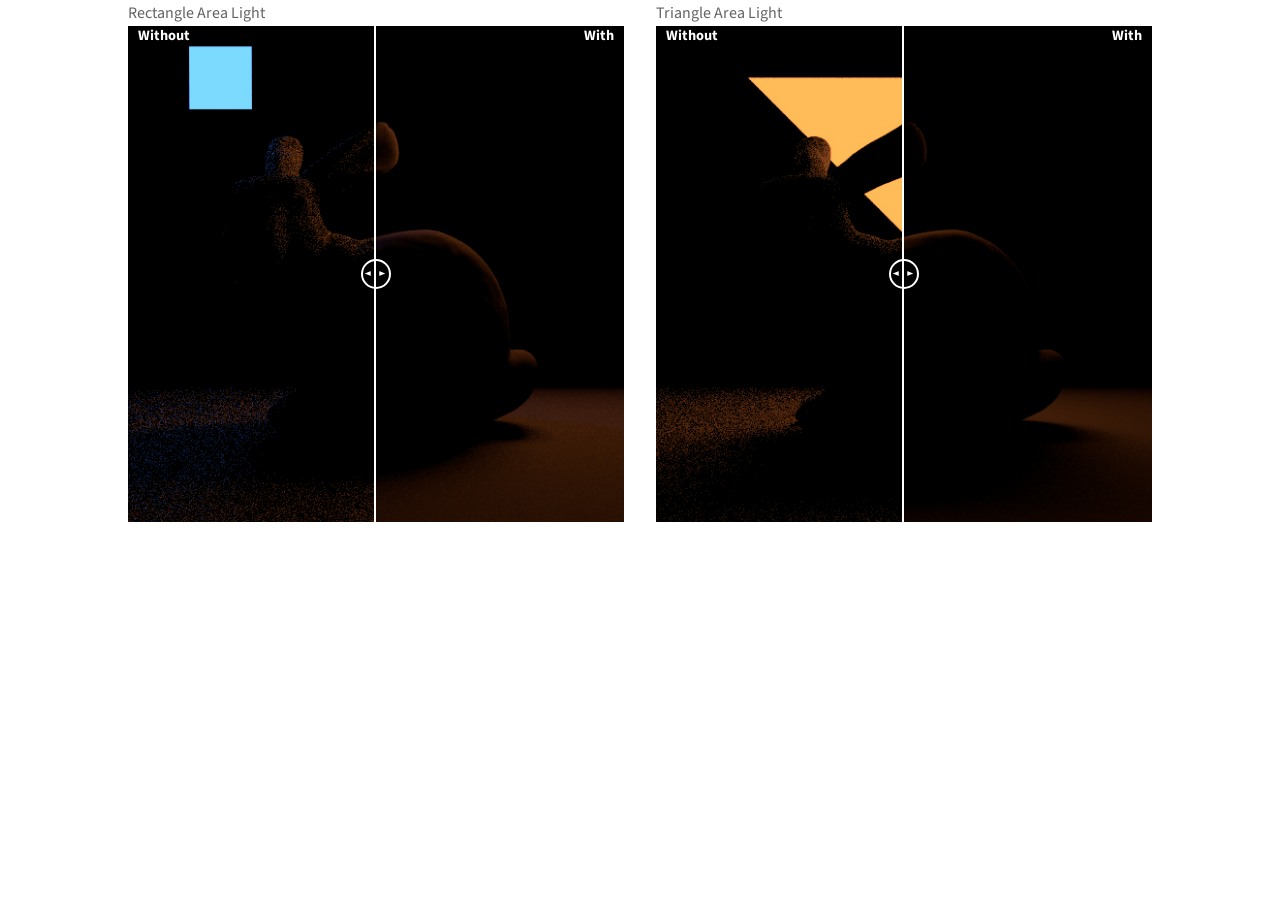
<file: docs/area.html>
<!DOCTYPE HTML>
<html>
    <head>
        <title>Area Light Plus</title>
        <meta charset="utf-8" />
        <meta name="viewport" content="width=device-width, initial-scale=1, user-scalable=no" />
        <link rel="stylesheet" href="assets/css/main.css" />
        <noscript><link rel="stylesheet" href="assets/css/noscript.css" /></noscript>
    </head>
    <body class="is-preload" style="background-color: #ffffff; background-image: none; color: #444444;">

        <div id="wrapper">
            <div id="main">

                <ul class="features">
					<li>
						<strong>Rectangle Area Light</strong>

						<div class="comparison-container">
							<div class="image-wrapper">
								<img src="images/area_rectangle_after.jpg" alt="With" class="img-back">
								
								<div class="img-front-container">
									<img src="images/area_rectangle_before.jpg" alt="Without" class="img-front">
									<span class="label label-left">Without</span>
								</div>
								<span class="label label-right">With</span>
							</div>
							<input type="range" min="0" max="100" value="50" class="slider">
							<div class="slider-button"></div>
						</div>
					</li>

					<li>
						<strong>Triangle Area Light</strong>

						<div class="comparison-container">
							<div class="image-wrapper">
								<img src="images/area_triangle_after.jpg" alt="With" class="img-back">
												
								<div class="img-front-container">
									<img src="images/area_triangle_before.jpg" alt="Without" class="img-front">
									<span class="label label-left">Without</span>
								</div>
								<span class="label label-right">With</span>
							</div>
							<input type="range" min="0" max="100" value="50" class="slider">
							<div class="slider-button"></div>
						</div>
					</li>
				</ul>

            </div>
        </div>

        <script src="assets/js/jquery.min.js"></script>
        <script src="assets/js/jquery.scrollex.min.js"></script>
        <script src="assets/js/jquery.scrolly.min.js"></script>
        <script src="assets/js/browser.min.js"></script>
        <script src="assets/js/breakpoints.min.js"></script>
        <script src="assets/js/util.js"></script>
        <script src="assets/js/main.js"></script>

    </body>
</html>
</file>
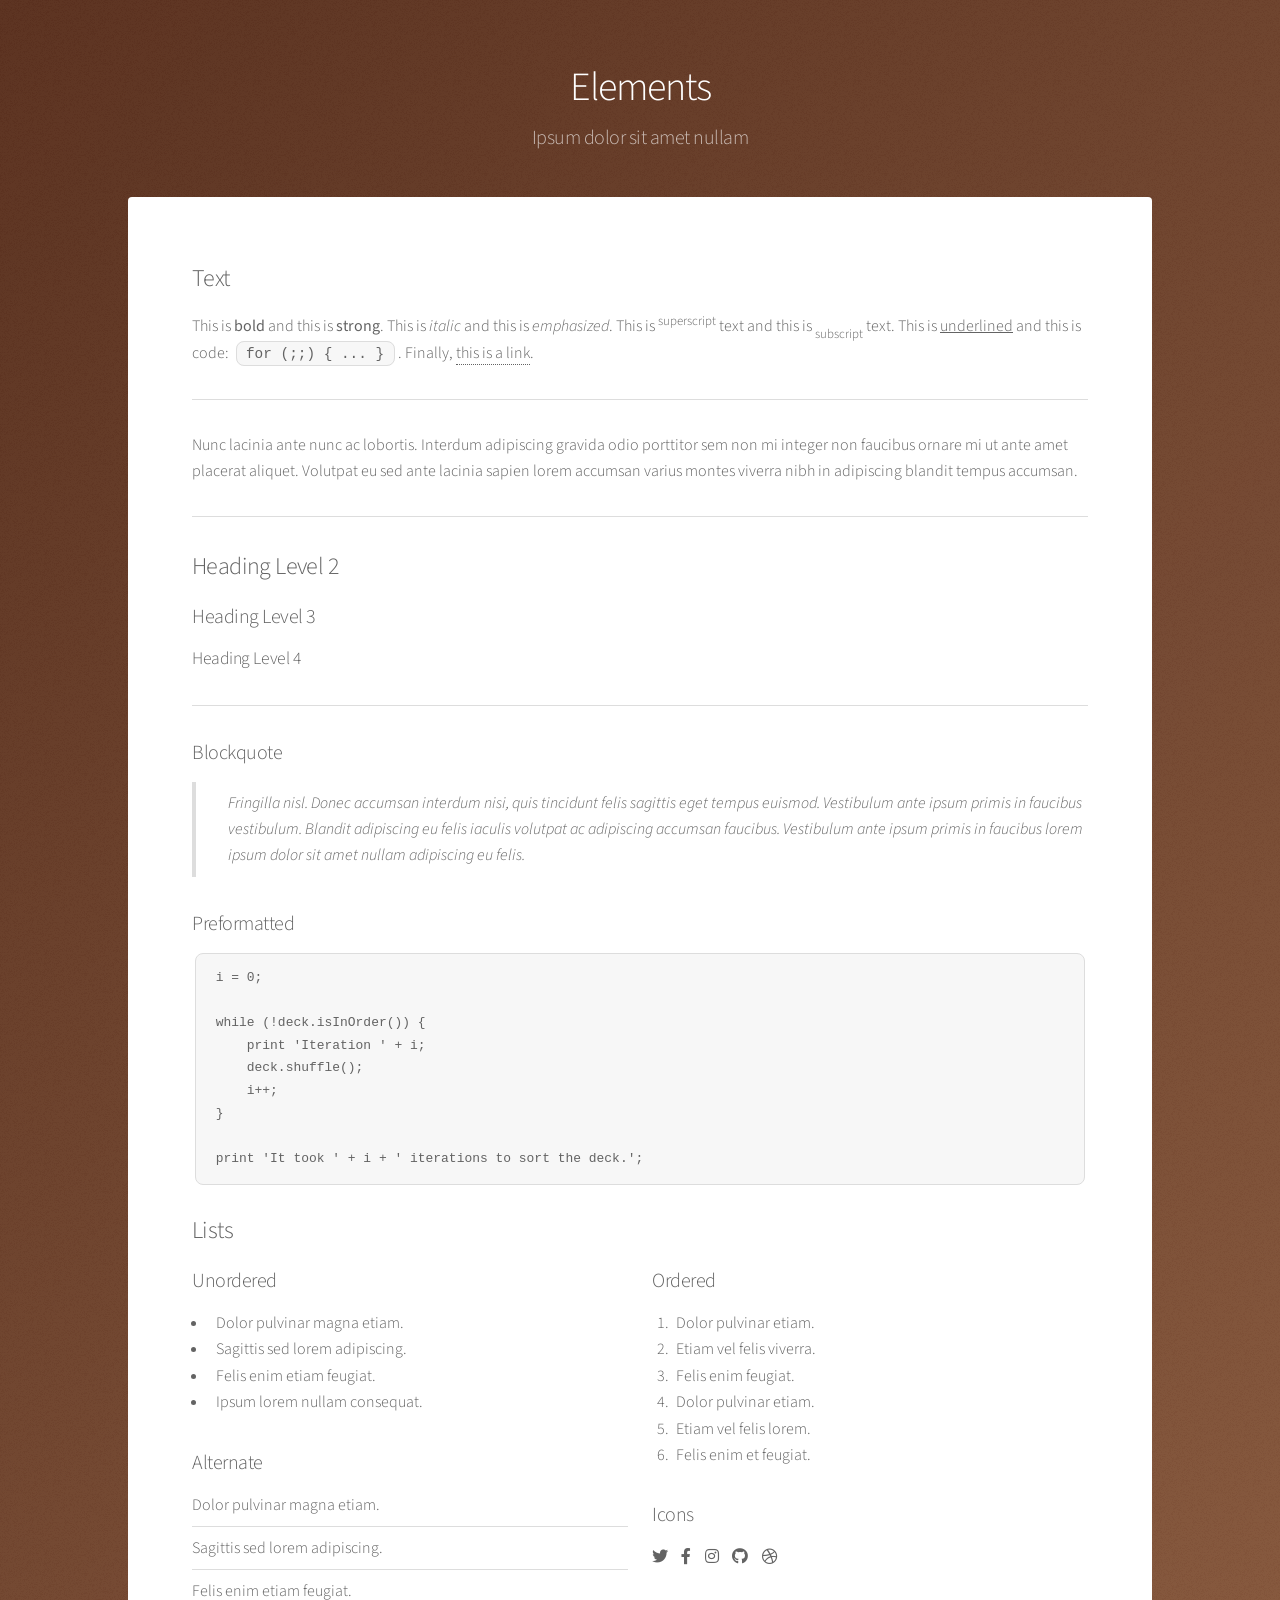
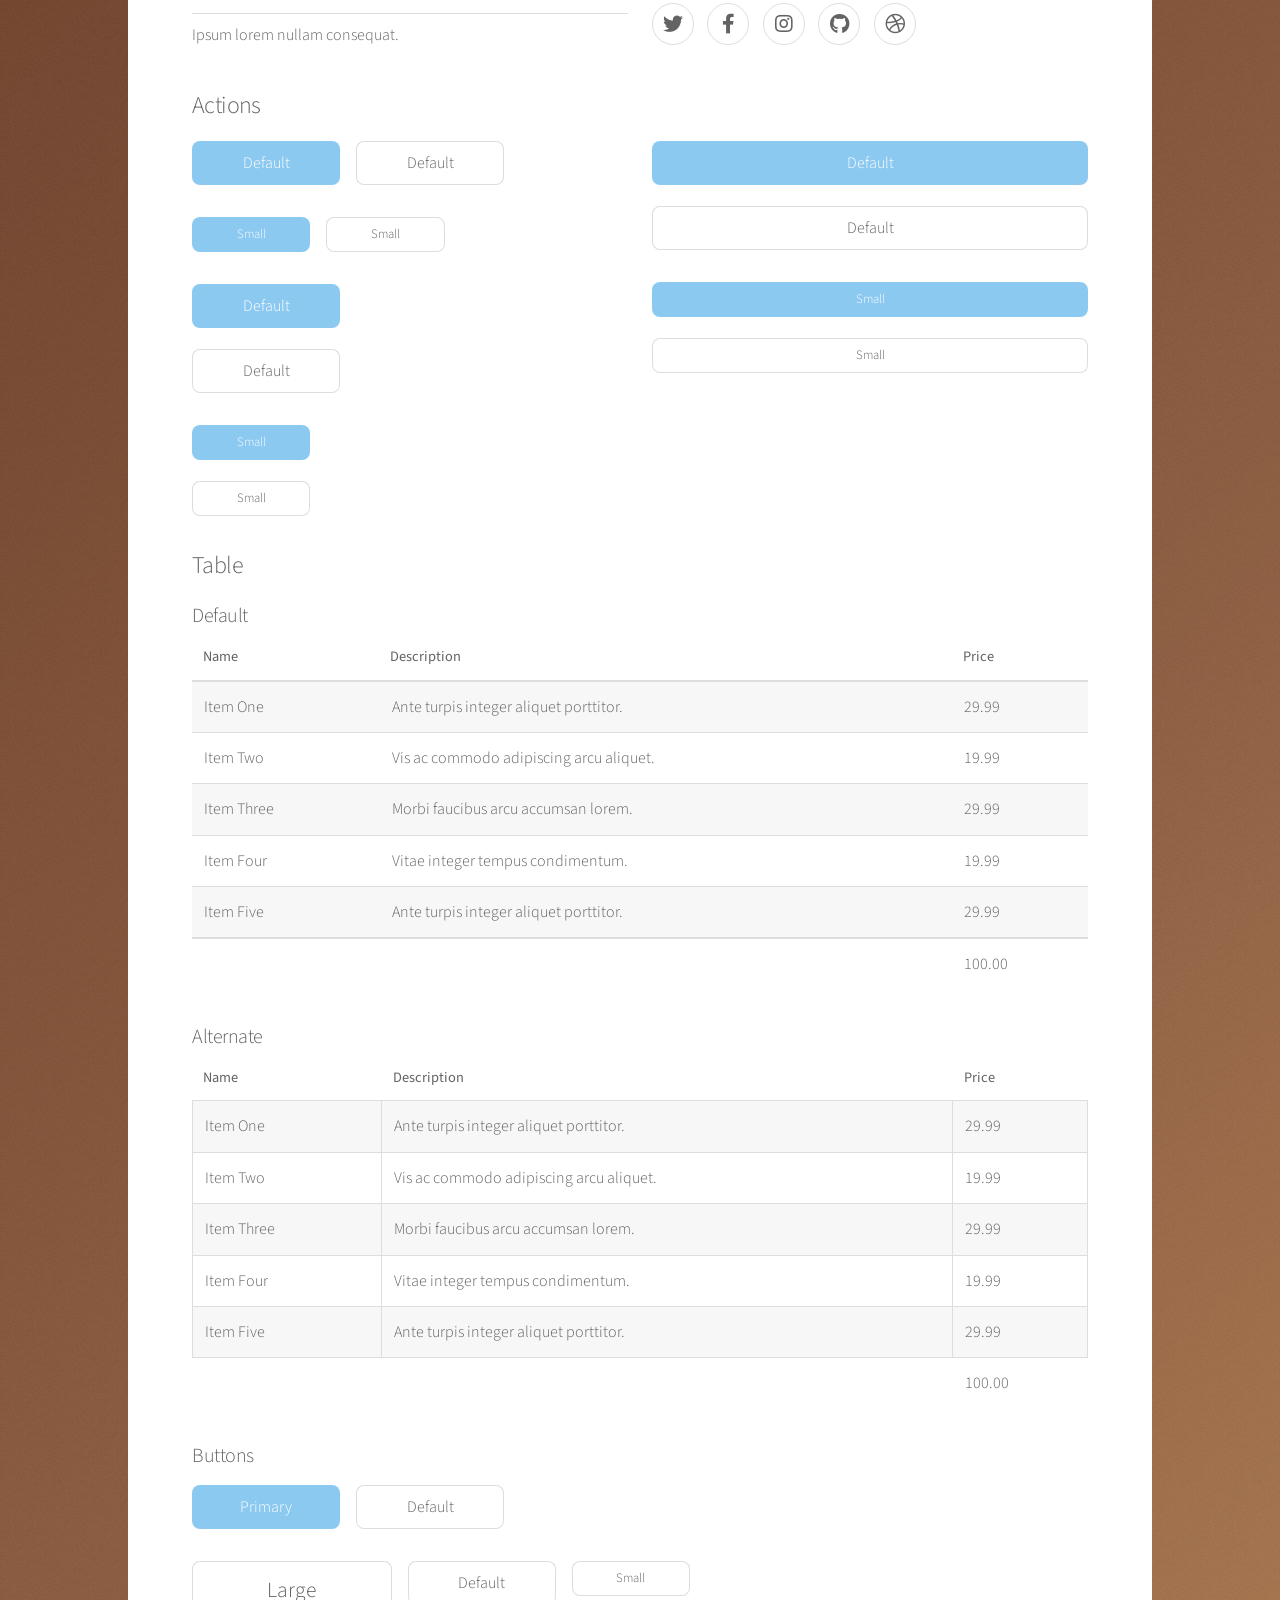
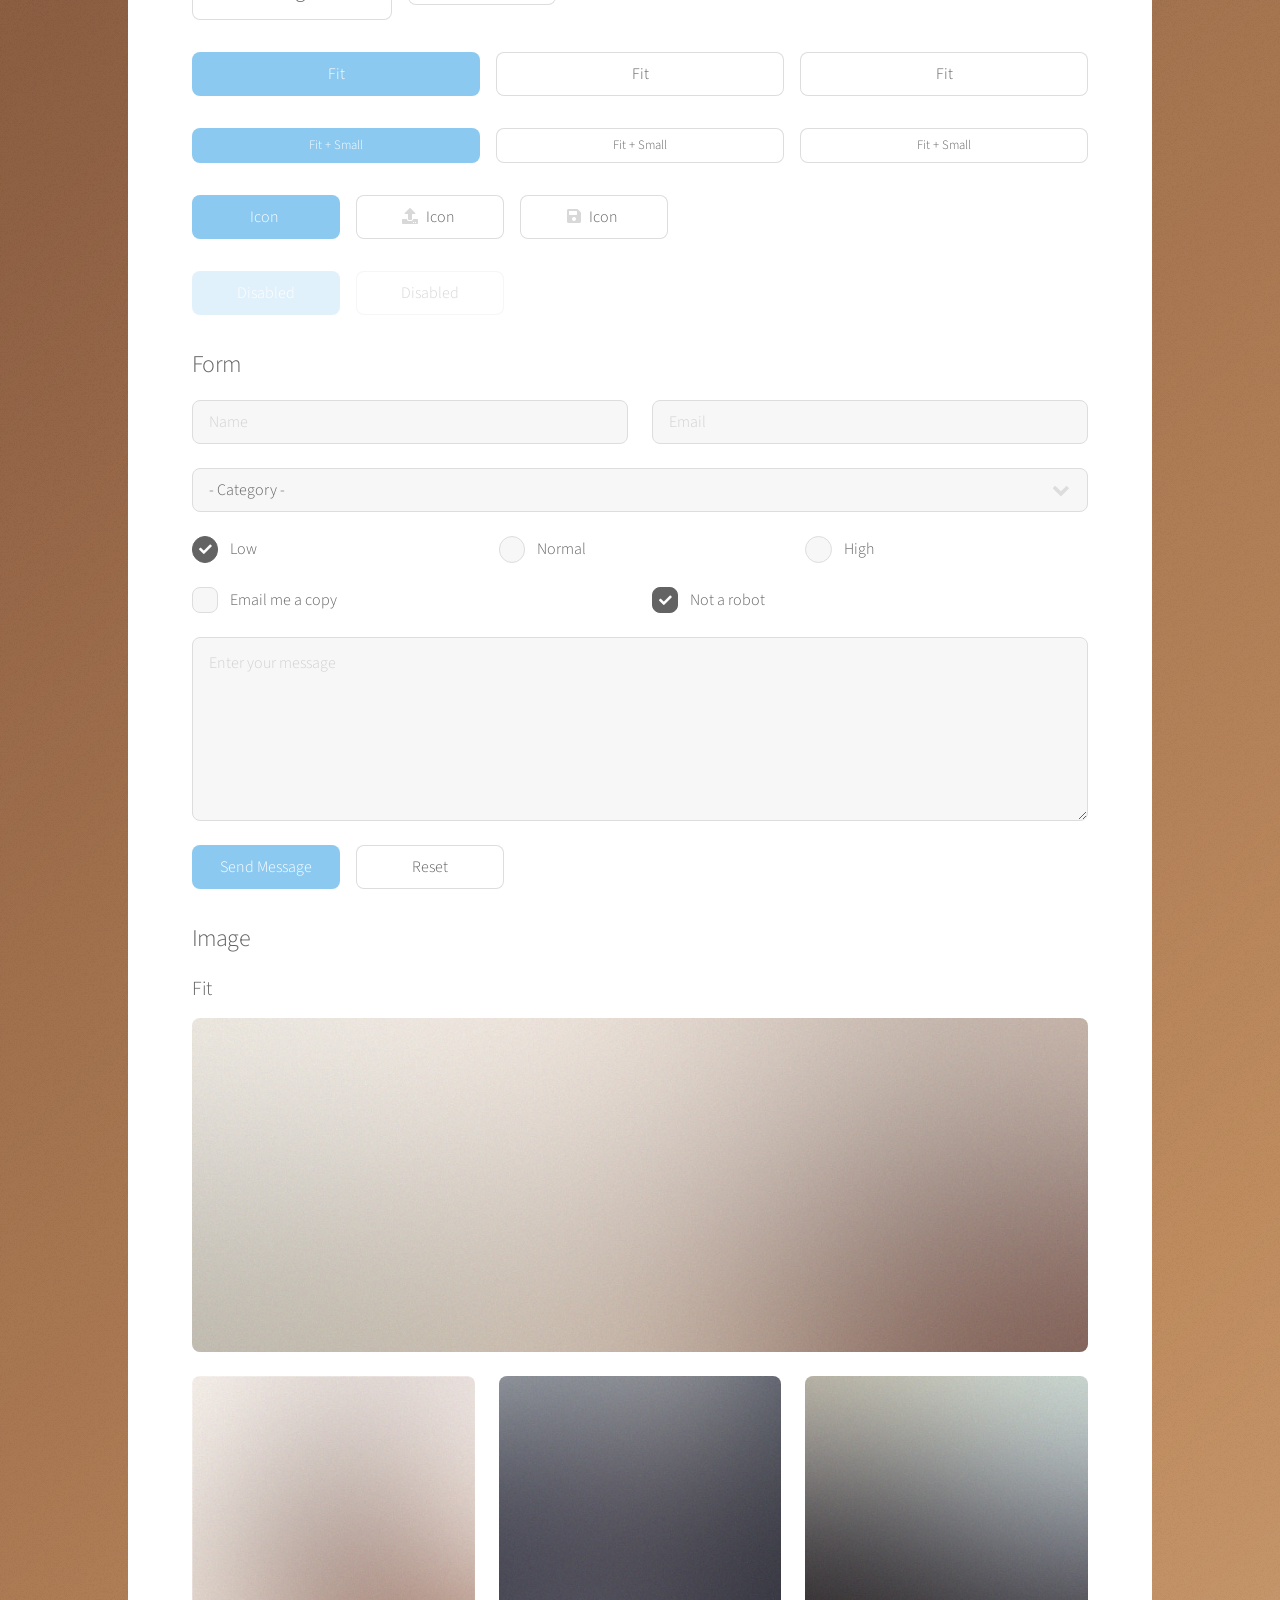
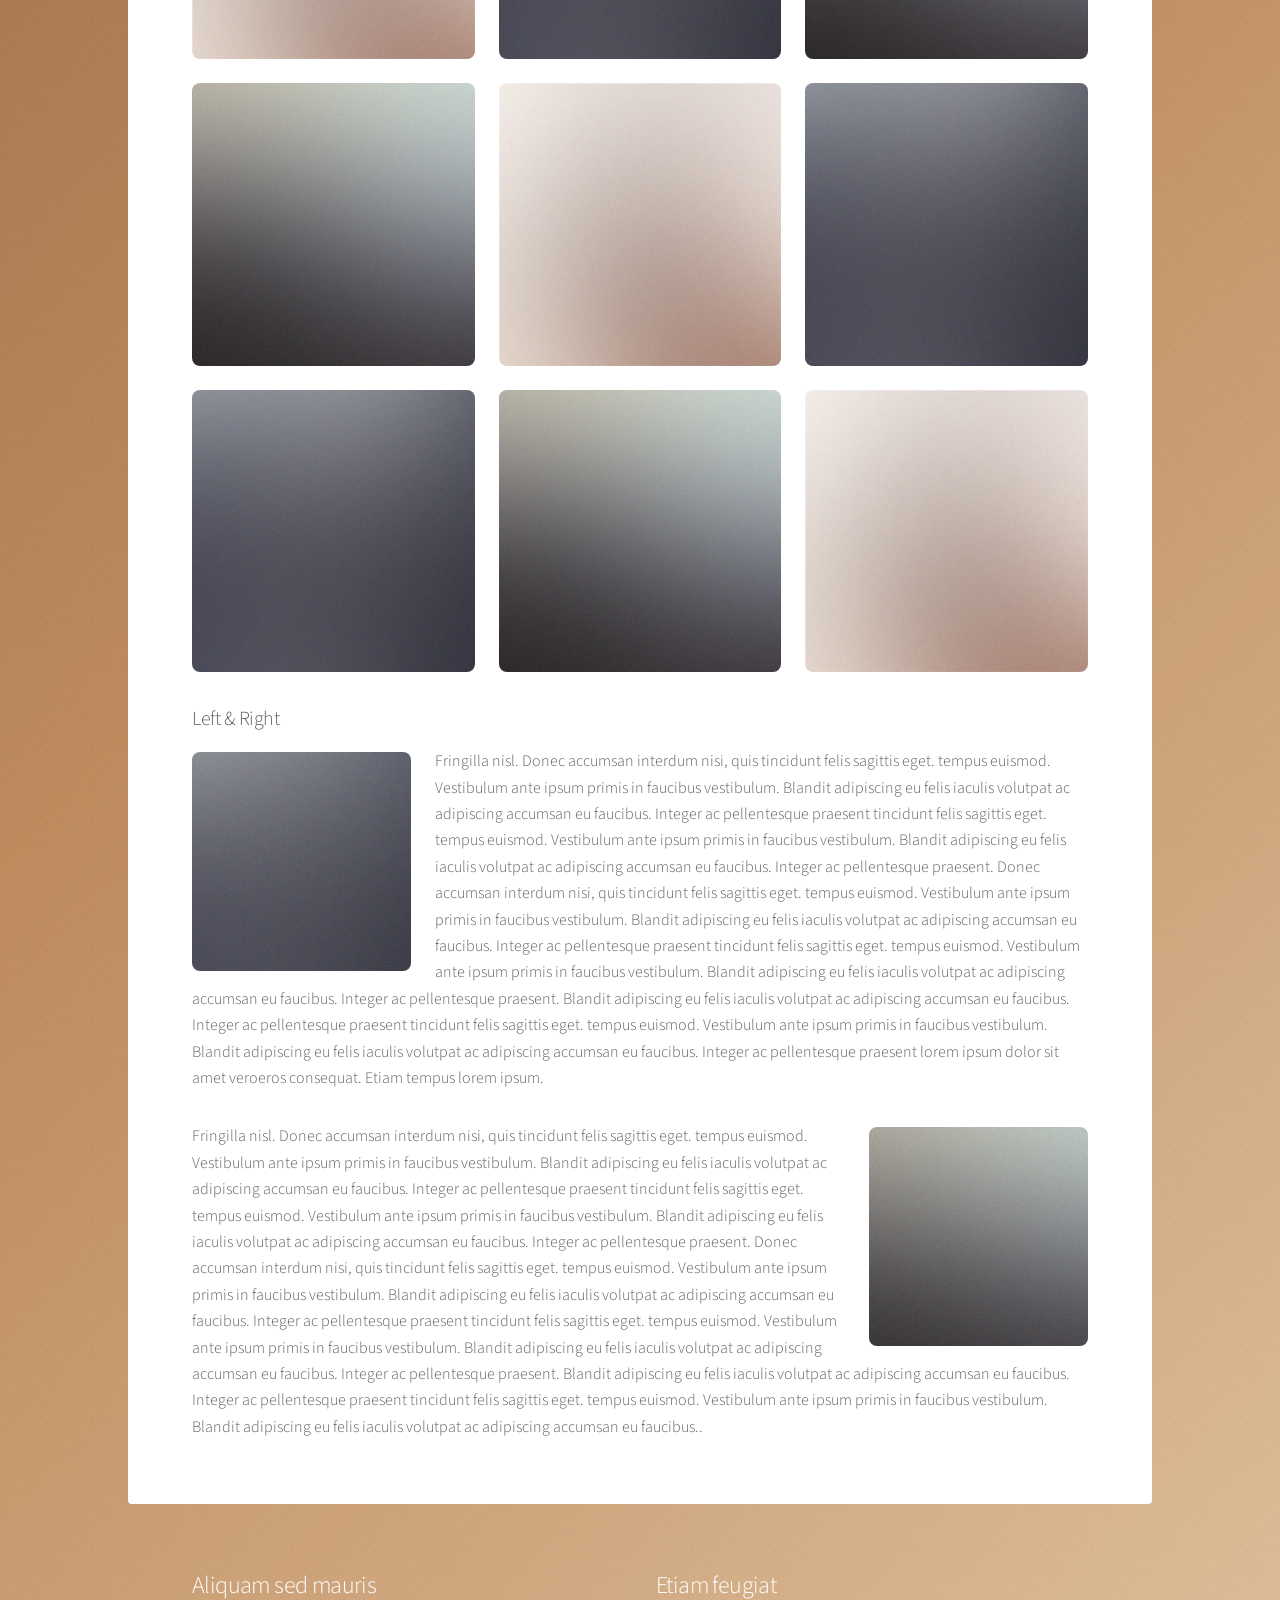
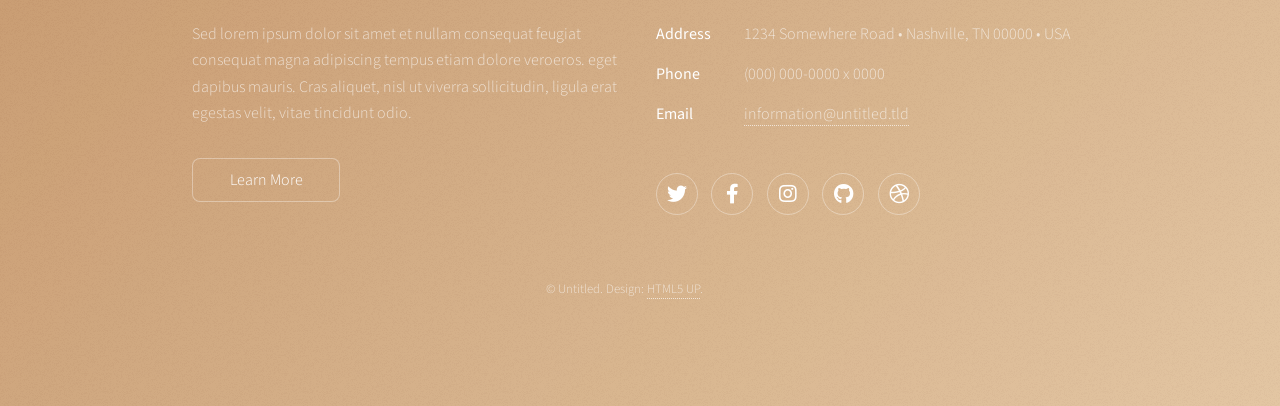
<file: docs/elements.html>
<!DOCTYPE HTML>
<!--
	Stellar by HTML5 UP
	html5up.net | @ajlkn
	Free for personal and commercial use under the CCA 3.0 license (html5up.net/license)
-->
<html>
	<head>
		<title>Elements - Stellar by HTML5 UP</title>
		<meta charset="utf-8" />
		<meta name="viewport" content="width=device-width, initial-scale=1, user-scalable=no" />
		<link rel="stylesheet" href="assets/css/main.css" />
		<noscript><link rel="stylesheet" href="assets/css/noscript.css" /></noscript>
	</head>
	<body class="is-preload">

		<!-- Wrapper -->
			<div id="wrapper">

				<!-- Header -->
					<header id="header">
						<h1>Elements</h1>
						<p>Ipsum dolor sit amet nullam</p>
					</header>

				<!-- Main -->
					<div id="main">

						<!-- Content -->
							<section id="content" class="main">

								<!-- Text -->
									<section>
										<h2>Text</h2>
										<p>This is <b>bold</b> and this is <strong>strong</strong>. This is <i>italic</i> and this is <em>emphasized</em>.
										This is <sup>superscript</sup> text and this is <sub>subscript</sub> text.
										This is <u>underlined</u> and this is code: <code>for (;;) { ... }</code>. Finally, <a href="#">this is a link</a>.</p>
										<hr />
										<p>Nunc lacinia ante nunc ac lobortis. Interdum adipiscing gravida odio porttitor sem non mi integer non faucibus ornare mi ut ante amet placerat aliquet. Volutpat eu sed ante lacinia sapien lorem accumsan varius montes viverra nibh in adipiscing blandit tempus accumsan.</p>
										<hr />
										<h2>Heading Level 2</h2>
										<h3>Heading Level 3</h3>
										<h4>Heading Level 4</h4>
										<hr />
										<h3>Blockquote</h3>
										<blockquote>Fringilla nisl. Donec accumsan interdum nisi, quis tincidunt felis sagittis eget tempus euismod. Vestibulum ante ipsum primis in faucibus vestibulum. Blandit adipiscing eu felis iaculis volutpat ac adipiscing accumsan faucibus. Vestibulum ante ipsum primis in faucibus lorem ipsum dolor sit amet nullam adipiscing eu felis.</blockquote>
										<h3>Preformatted</h3>
										<pre><code>i = 0;

while (!deck.isInOrder()) {
    print 'Iteration ' + i;
    deck.shuffle();
    i++;
}

print 'It took ' + i + ' iterations to sort the deck.';</code></pre>
									</section>

								<!-- Lists -->
									<section>
										<h2>Lists</h2>
										<div class="row">
											<div class="col-6 col-12-medium">
												<h3>Unordered</h3>
												<ul>
													<li>Dolor pulvinar magna etiam.</li>
													<li>Sagittis sed lorem adipiscing.</li>
													<li>Felis enim etiam feugiat.</li>
													<li>Ipsum lorem nullam consequat.</li>
												</ul>
												<h3>Alternate</h3>
												<ul class="alt">
													<li>Dolor pulvinar magna etiam.</li>
													<li>Sagittis sed lorem adipiscing.</li>
													<li>Felis enim etiam feugiat.</li>
													<li>Ipsum lorem nullam consequat.</li>
												</ul>
											</div>
											<div class="col-6 col-12-medium">
												<h3>Ordered</h3>
												<ol>
													<li>Dolor pulvinar etiam.</li>
													<li>Etiam vel felis viverra.</li>
													<li>Felis enim feugiat.</li>
													<li>Dolor pulvinar etiam.</li>
													<li>Etiam vel felis lorem.</li>
													<li>Felis enim et feugiat.</li>
												</ol>
												<h3>Icons</h3>
												<ul class="icons">
													<li><a href="#" class="icon brands fa-twitter"><span class="label">Twitter</span></a></li>
													<li><a href="#" class="icon brands fa-facebook-f"><span class="label">Facebook</span></a></li>
													<li><a href="#" class="icon brands fa-instagram"><span class="label">Instagram</span></a></li>
													<li><a href="#" class="icon brands fa-github"><span class="label">GitHub</span></a></li>
													<li><a href="#" class="icon brands fa-dribbble"><span class="label">Dribbble</span></a></li>
												</ul>
												<ul class="icons">
													<li><a href="#" class="icon brands alt fa-twitter"><span class="label">Twitter</span></a></li>
													<li><a href="#" class="icon brands alt fa-facebook-f"><span class="label">Facebook</span></a></li>
													<li><a href="#" class="icon brands alt fa-instagram"><span class="label">Instagram</span></a></li>
													<li><a href="#" class="icon brands alt fa-github"><span class="label">GitHub</span></a></li>
													<li><a href="#" class="icon brands alt fa-dribbble"><span class="label">Dribbble</span></a></li>
												</ul>
											</div>
										</div>
										<h2>Actions</h2>
										<div class="row">
											<div class="col-6 col-12-medium">
												<ul class="actions">
													<li><a href="#" class="button primary">Default</a></li>
													<li><a href="#" class="button">Default</a></li>
												</ul>
												<ul class="actions small">
													<li><a href="#" class="button primary small">Small</a></li>
													<li><a href="#" class="button small">Small</a></li>
												</ul>
												<ul class="actions stacked">
													<li><a href="#" class="button primary">Default</a></li>
													<li><a href="#" class="button">Default</a></li>
												</ul>
												<ul class="actions stacked">
													<li><a href="#" class="button primary small">Small</a></li>
													<li><a href="#" class="button small">Small</a></li>
												</ul>
											</div>
											<div class="col-6 col-12-medium">
												<ul class="actions stacked">
													<li><a href="#" class="button primary fit">Default</a></li>
													<li><a href="#" class="button fit">Default</a></li>
												</ul>
												<ul class="actions stacked">
													<li><a href="#" class="button primary small fit">Small</a></li>
													<li><a href="#" class="button small fit">Small</a></li>
												</ul>
											</div>
										</div>
									</section>

								<!-- Table -->
									<section>
										<h2>Table</h2>
										<h3>Default</h3>
										<div class="table-wrapper">
											<table>
												<thead>
													<tr>
														<th>Name</th>
														<th>Description</th>
														<th>Price</th>
													</tr>
												</thead>
												<tbody>
													<tr>
														<td>Item One</td>
														<td>Ante turpis integer aliquet porttitor.</td>
														<td>29.99</td>
													</tr>
													<tr>
														<td>Item Two</td>
														<td>Vis ac commodo adipiscing arcu aliquet.</td>
														<td>19.99</td>
													</tr>
													<tr>
														<td>Item Three</td>
														<td> Morbi faucibus arcu accumsan lorem.</td>
														<td>29.99</td>
													</tr>
													<tr>
														<td>Item Four</td>
														<td>Vitae integer tempus condimentum.</td>
														<td>19.99</td>
													</tr>
													<tr>
														<td>Item Five</td>
														<td>Ante turpis integer aliquet porttitor.</td>
														<td>29.99</td>
													</tr>
												</tbody>
												<tfoot>
													<tr>
														<td colspan="2"></td>
														<td>100.00</td>
													</tr>
												</tfoot>
											</table>
										</div>

										<h3>Alternate</h3>
										<div class="table-wrapper">
											<table class="alt">
												<thead>
													<tr>
														<th>Name</th>
														<th>Description</th>
														<th>Price</th>
													</tr>
												</thead>
												<tbody>
													<tr>
														<td>Item One</td>
														<td>Ante turpis integer aliquet porttitor.</td>
														<td>29.99</td>
													</tr>
													<tr>
														<td>Item Two</td>
														<td>Vis ac commodo adipiscing arcu aliquet.</td>
														<td>19.99</td>
													</tr>
													<tr>
														<td>Item Three</td>
														<td> Morbi faucibus arcu accumsan lorem.</td>
														<td>29.99</td>
													</tr>
													<tr>
														<td>Item Four</td>
														<td>Vitae integer tempus condimentum.</td>
														<td>19.99</td>
													</tr>
													<tr>
														<td>Item Five</td>
														<td>Ante turpis integer aliquet porttitor.</td>
														<td>29.99</td>
													</tr>
												</tbody>
												<tfoot>
													<tr>
														<td colspan="2"></td>
														<td>100.00</td>
													</tr>
												</tfoot>
											</table>
										</div>
									</section>

								<!-- Buttons -->
									<section>
										<h3>Buttons</h3>
										<ul class="actions">
											<li><a href="#" class="button primary">Primary</a></li>
											<li><a href="#" class="button">Default</a></li>
										</ul>
										<ul class="actions">
											<li><a href="#" class="button large">Large</a></li>
											<li><a href="#" class="button">Default</a></li>
											<li><a href="#" class="button small">Small</a></li>
										</ul>
										<ul class="actions fit">
											<li><a href="#" class="button primary fit">Fit</a></li>
											<li><a href="#" class="button fit">Fit</a></li>
											<li><a href="#" class="button fit">Fit</a></li>
										</ul>
										<ul class="actions fit small">
											<li><a href="#" class="button primary fit small">Fit + Small</a></li>
											<li><a href="#" class="button fit small">Fit + Small</a></li>
											<li><a href="#" class="button fit small">Fit + Small</a></li>
										</ul>
										<ul class="actions">
											<li><a href="#" class="button primary icon solidfa-download">Icon</a></li>
											<li><a href="#" class="button icon solid fa-upload">Icon</a></li>
											<li><a href="#" class="button icon solid fa-save">Icon</a></li>
										</ul>
										<ul class="actions">
											<li><span class="button primary disabled">Disabled</span></li>
											<li><span class="button disabled">Disabled</span></li>
										</ul>
									</section>

								<!-- Form -->
									<section>
										<h2>Form</h2>
										<form method="post" action="#">
											<div class="row gtr-uniform">
												<div class="col-6 col-12-xsmall">
													<input type="text" name="demo-name" id="demo-name" value="" placeholder="Name" />
												</div>
												<div class="col-6 col-12-xsmall">
													<input type="email" name="demo-email" id="demo-email" value="" placeholder="Email" />
												</div>
												<div class="col-12">
													<select name="demo-category" id="demo-category">
														<option value="">- Category -</option>
														<option value="1">Manufacturing</option>
														<option value="1">Shipping</option>
														<option value="1">Administration</option>
														<option value="1">Human Resources</option>
													</select>
												</div>
												<div class="col-4 col-12-small">
													<input type="radio" id="demo-priority-low" name="demo-priority" checked>
													<label for="demo-priority-low">Low</label>
												</div>
												<div class="col-4 col-12-small">
													<input type="radio" id="demo-priority-normal" name="demo-priority">
													<label for="demo-priority-normal">Normal</label>
												</div>
												<div class="col-4 col-12-small">
													<input type="radio" id="demo-priority-high" name="demo-priority">
													<label for="demo-priority-high">High</label>
												</div>
												<div class="col-6 col-12-small">
													<input type="checkbox" id="demo-copy" name="demo-copy">
													<label for="demo-copy">Email me a copy</label>
												</div>
												<div class="col-6 col-12-small">
													<input type="checkbox" id="demo-human" name="demo-human" checked>
													<label for="demo-human">Not a robot</label>
												</div>
												<div class="col-12">
													<textarea name="demo-message" id="demo-message" placeholder="Enter your message" rows="6"></textarea>
												</div>
												<div class="col-12">
													<ul class="actions">
														<li><input type="submit" value="Send Message" class="primary" /></li>
														<li><input type="reset" value="Reset" /></li>
													</ul>
												</div>
											</div>
										</form>
									</section>

								<!-- Image -->
									<section>
										<h2>Image</h2>
										<h3>Fit</h3>
										<div class="box alt">
											<div class="row gtr-uniform">
												<div class="col-12"><span class="image fit"><img src="images/pic04.jpg" alt="" /></span></div>
												<div class="col-4"><span class="image fit"><img src="images/pic01.jpg" alt="" /></span></div>
												<div class="col-4"><span class="image fit"><img src="images/pic02.jpg" alt="" /></span></div>
												<div class="col-4"><span class="image fit"><img src="images/pic03.jpg" alt="" /></span></div>
												<div class="col-4"><span class="image fit"><img src="images/pic03.jpg" alt="" /></span></div>
												<div class="col-4"><span class="image fit"><img src="images/pic01.jpg" alt="" /></span></div>
												<div class="col-4"><span class="image fit"><img src="images/pic02.jpg" alt="" /></span></div>
												<div class="col-4"><span class="image fit"><img src="images/pic02.jpg" alt="" /></span></div>
												<div class="col-4"><span class="image fit"><img src="images/pic03.jpg" alt="" /></span></div>
												<div class="col-4"><span class="image fit"><img src="images/pic01.jpg" alt="" /></span></div>
											</div>
										</div>
										<h3>Left &amp; Right</h3>
										<p><span class="image left"><img src="images/pic05.jpg" alt="" /></span>Fringilla nisl. Donec accumsan interdum nisi, quis tincidunt felis sagittis eget. tempus euismod. Vestibulum ante ipsum primis in faucibus vestibulum. Blandit adipiscing eu felis iaculis volutpat ac adipiscing accumsan eu faucibus. Integer ac pellentesque praesent tincidunt felis sagittis eget. tempus euismod. Vestibulum ante ipsum primis in faucibus vestibulum. Blandit adipiscing eu felis iaculis volutpat ac adipiscing accumsan eu faucibus. Integer ac pellentesque praesent. Donec accumsan interdum nisi, quis tincidunt felis sagittis eget. tempus euismod. Vestibulum ante ipsum primis in faucibus vestibulum. Blandit adipiscing eu felis iaculis volutpat ac adipiscing accumsan eu faucibus. Integer ac pellentesque praesent tincidunt felis sagittis eget. tempus euismod. Vestibulum ante ipsum primis in faucibus vestibulum. Blandit adipiscing eu felis iaculis volutpat ac adipiscing accumsan eu faucibus. Integer ac pellentesque praesent. Blandit adipiscing eu felis iaculis volutpat ac adipiscing accumsan eu faucibus. Integer ac pellentesque praesent tincidunt felis sagittis eget. tempus euismod. Vestibulum ante ipsum primis in faucibus vestibulum. Blandit adipiscing eu felis iaculis volutpat ac adipiscing accumsan eu faucibus. Integer ac pellentesque praesent lorem ipsum dolor sit amet veroeros consequat. Etiam tempus lorem ipsum.</p>
										<p><span class="image right"><img src="images/pic06.jpg" alt="" /></span>Fringilla nisl. Donec accumsan interdum nisi, quis tincidunt felis sagittis eget. tempus euismod. Vestibulum ante ipsum primis in faucibus vestibulum. Blandit adipiscing eu felis iaculis volutpat ac adipiscing accumsan eu faucibus. Integer ac pellentesque praesent tincidunt felis sagittis eget. tempus euismod. Vestibulum ante ipsum primis in faucibus vestibulum. Blandit adipiscing eu felis iaculis volutpat ac adipiscing accumsan eu faucibus. Integer ac pellentesque praesent. Donec accumsan interdum nisi, quis tincidunt felis sagittis eget. tempus euismod. Vestibulum ante ipsum primis in faucibus vestibulum. Blandit adipiscing eu felis iaculis volutpat ac adipiscing accumsan eu faucibus. Integer ac pellentesque praesent tincidunt felis sagittis eget. tempus euismod. Vestibulum ante ipsum primis in faucibus vestibulum. Blandit adipiscing eu felis iaculis volutpat ac adipiscing accumsan eu faucibus. Integer ac pellentesque praesent. Blandit adipiscing eu felis iaculis volutpat ac adipiscing accumsan eu faucibus. Integer ac pellentesque praesent tincidunt felis sagittis eget. tempus euismod. Vestibulum ante ipsum primis in faucibus vestibulum. Blandit adipiscing eu felis iaculis volutpat ac adipiscing accumsan eu faucibus..</p>
									</section>

							</section>

					</div>

				<!-- Footer -->
					<footer id="footer">
						<section>
							<h2>Aliquam sed mauris</h2>
							<p>Sed lorem ipsum dolor sit amet et nullam consequat feugiat consequat magna adipiscing tempus etiam dolore veroeros. eget dapibus mauris. Cras aliquet, nisl ut viverra sollicitudin, ligula erat egestas velit, vitae tincidunt odio.</p>
							<ul class="actions">
								<li><a href="#" class="button">Learn More</a></li>
							</ul>
						</section>
						<section>
							<h2>Etiam feugiat</h2>
							<dl class="alt">
								<dt>Address</dt>
								<dd>1234 Somewhere Road &bull; Nashville, TN 00000 &bull; USA</dd>
								<dt>Phone</dt>
								<dd>(000) 000-0000 x 0000</dd>
								<dt>Email</dt>
								<dd><a href="#">information@untitled.tld</a></dd>
							</dl>
							<ul class="icons">
								<li><a href="#" class="icon brands fa-twitter alt"><span class="label">Twitter</span></a></li>
								<li><a href="#" class="icon brands fa-facebook-f alt"><span class="label">Facebook</span></a></li>
								<li><a href="#" class="icon brands fa-instagram alt"><span class="label">Instagram</span></a></li>
								<li><a href="#" class="icon brands fa-github alt"><span class="label">GitHub</span></a></li>
								<li><a href="#" class="icon brands fa-dribbble alt"><span class="label">Dribbble</span></a></li>
							</ul>
						</section>
						<p class="copyright">&copy; Untitled. Design: <a href="https://html5up.net">HTML5 UP</a>.</p>
					</footer>

			</div>

		<!-- Scripts -->
			<script src="assets/js/jquery.min.js"></script>
			<script src="assets/js/jquery.scrollex.min.js"></script>
			<script src="assets/js/jquery.scrolly.min.js"></script>
			<script src="assets/js/browser.min.js"></script>
			<script src="assets/js/breakpoints.min.js"></script>
			<script src="assets/js/util.js"></script>
			<script src="assets/js/main.js"></script>

	</body>
</html>
</file>
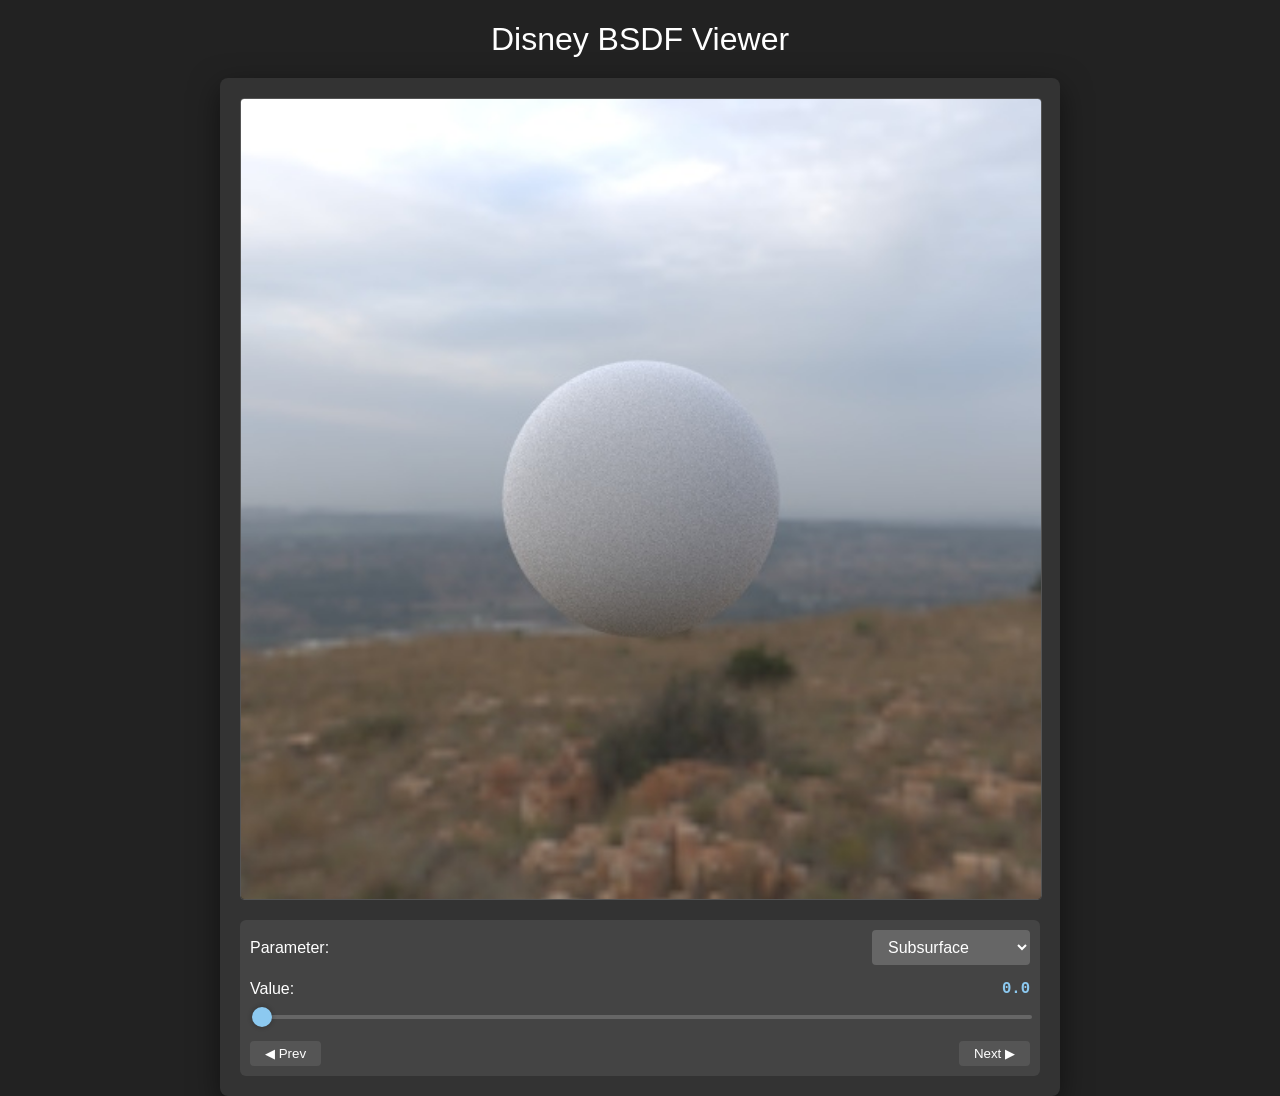
<file: docs/viewer.html>
<!DOCTYPE HTML>
<html>
<head>
    <title>Disney BSDF Raw Viewer</title>
    <meta charset="utf-8" />
    <meta name="viewport" content="width=device-width, initial-scale=1, user-scalable=no" />
    <style>
        body {
            background-color: #222;
            color: #fff;
            font-family: "Source Sans Pro", Helvetica, sans-serif;
            margin: 0;
            display: flex;
            flex-direction: column;
            align-items: center;
            justify-content: center;
            min-height: 100vh;
        }

        h1 { font-weight: 300; margin-bottom: 20px; }

        .viewer-container {
            background: #333;
            padding: 20px;
            border-radius: 8px;
            box-shadow: 0 10px 30px rgba(0,0,0,0.5);
            width: 90%;
            max-width: 800px;
            text-align: center;
        }

        .image-display {
            width: 100%;
            aspect-ratio: 1 / 1;
            background-color: #000;
            border-radius: 4px;
            overflow: hidden;
            position: relative;
            margin-bottom: 20px;
            border: 1px solid #555;
        }

        .image-display img {
            width: 100%;
            height: 100%;
            object-fit: contain;
            display: block;
        }

        .loader {
            position: absolute;
            top: 50%; left: 50%;
            transform: translate(-50%, -50%);
            color: #888;
            font-size: 14px;
            display: none;
        }

        .controls {
            display: flex;
            flex-direction: column;
            gap: 15px;
            padding: 10px;
            background: #444;
            border-radius: 6px;
        }

        .control-group {
            display: flex;
            justify-content: space-between;
            align-items: center;
        }

        select {
            padding: 8px 12px;
            border-radius: 4px;
            border: none;
            background: #666;
            color: white;
            font-size: 16px;
            cursor: pointer;
        }

        .value-display {
            font-family: monospace;
            font-size: 1.2em;
            color: #8cc9f0;
            font-weight: bold;
        }

        input[type=range] {
            -webkit-appearance: none;
            width: 100%;
            background: transparent;
        }

        input[type=range]::-webkit-slider-thumb {
            -webkit-appearance: none;
            height: 20px;
            width: 20px;
            border-radius: 50%;
            background: #8cc9f0;
            cursor: pointer;
            margin-top: -8px;
            box-shadow: 0 0 5px rgba(0,0,0,0.3);
        }

        input[type=range]::-webkit-slider-runnable-track {
            width: 100%;
            height: 4px;
            cursor: pointer;
            background: #666;
            border-radius: 2px;
        }

        .nav-buttons {
            display: flex;
            justify-content: space-between;
            margin-top: 5px;
        }
        
        button {
            background: #555;
            border: none;
            color: white;
            padding: 5px 15px;
            border-radius: 4px;
            cursor: pointer;
        }
        button:hover { background: #666; }

    </style>
</head>
<body>

    <h1>Disney BSDF Viewer</h1>

    <div class="viewer-container">
        <div class="image-display">
            <div class="loader" id="loader">Loading...</div>
            <img id="mainImage" src="" alt="Render Preview">
        </div>

        <div class="controls">
            <div class="control-group">
                <label for="paramSelect">Parameter:</label>
                <select id="paramSelect">
                    <option value="subsurface">Subsurface</option>
                    <option value="metallic">Metallic</option>
                    <option value="specular">Specular</option>
                    <option value="specularTint">Specular Tint</option>
                    <option value="specularTrans">Specular Trans</option>
                    <option value="roughness">Roughness</option>
                    <option value="anisotropic">Anisotropic</option>
                    <option value="sheen">Sheen</option>
                    <option value="sheenTint">Sheen Tint</option>
                    <option value="clearcoat">Clearcoat</option>
                    <option value="clearcoatGloss">Clearcoat Gloss</option>
                </select>
            </div>

            <div class="control-group">
                <span>Value:</span>
                <span id="valueDisplay" class="value-display">0.0</span>
            </div>

            <input type="range" id="slider" min="0" max="10" value="0" step="1">
            
            <div class="nav-buttons">
                <button onclick="changeVal(-1)">&#9664; Prev</button>
                <button onclick="changeVal(1)">Next &#9654;</button>
            </div>
        </div>
    </div>

    <script>
        const IMAGE_PATH_PREFIX = "images/disney_total/disney_"; 
        const IMAGE_EXTENSION = ".jpg"; 

        const values = ["0.0", "0.1", "0.2", "0.3", "0.4", "0.5", "0.6", "0.7", "0.8", "0.9", "1.0"];

        const paramSelect = document.getElementById('paramSelect');
        const slider = document.getElementById('slider');
        const valueDisplay = document.getElementById('valueDisplay');
        const mainImage = document.getElementById('mainImage');
        const loader = document.getElementById('loader');

        const imageCache = {};

        function updateImage() {
            const param = paramSelect.value;
            const stepIndex = parseInt(slider.value);
            const val = values[stepIndex];

            valueDisplay.textContent = val;

            const filename = `${IMAGE_PATH_PREFIX}${param}_${val}${IMAGE_EXTENSION}`;

            if (!imageCache[filename]) {
                loader.style.display = 'block';
            }

            mainImage.src = filename;
            
            preloadCurrentParamSeries(param);
        }

        mainImage.onload = function() {
            loader.style.display = 'none';
            imageCache[mainImage.src] = true;
        };

        mainImage.onerror = function() {
            loader.style.display = 'block';
            loader.textContent = "Image not found";
        }

        function preloadCurrentParamSeries(param) {
            values.forEach(val => {
                const src = `${IMAGE_PATH_PREFIX}${param}_${val}${IMAGE_EXTENSION}`;
                if (!imageCache[src]) {
                    const img = new Image();
                    img.src = src;
                    img.onload = () => { imageCache[src] = true; };
                }
            });
        }

        window.changeVal = function(delta) {
            let newVal = parseInt(slider.value) + delta;
            if (newVal >= 0 && newVal <= 10) {
                slider.value = newVal;
                updateImage();
            }
        };

        slider.addEventListener('input', updateImage);

        paramSelect.addEventListener('change', () => {
            updateImage();
        });

        updateImage();

    </script>
</body>
</html>
</file>
<file: docs/assets/css/noscript.css>
/*
	Stellar by HTML5 UP
	html5up.net | @ajlkn
	Free for personal and commercial use under the CCA 3.0 license (html5up.net/license)
*/

/* Header */

	body.is-preload #header.alt > * {
		opacity: 1;
	}

	body.is-preload #header.alt .logo {
		-moz-transform: none;
		-webkit-transform: none;
		-ms-transform: none;
		transform: none;
	}
</file>
<file: docs/assets/css/main.css>
@import url(fontawesome-all.min.css);
@import 'https://fonts.googleapis.com/css?family=Source+Sans+Pro:300,400';

/*
	Stellar by HTML5 UP
	html5up.net | @ajlkn
	Free for personal and commercial use under the CCA 3.0 license (html5up.net/license)
*/

html, body, div, span, applet, object,
iframe, h1, h2, h3, h4, h5, h6, p, blockquote,
pre, a, abbr, acronym, address, big, cite,
code, del, dfn, em, img, ins, kbd, q, s, samp,
small, strike, strong, sub, sup, tt, var, b,
u, i, center, dl, dt, dd, ol, ul, li, fieldset,
form, label, legend, table, caption, tbody,
tfoot, thead, tr, th, td, article, aside,
canvas, details, embed, figure, figcaption,
footer, header, hgroup, menu, nav, output, ruby,
section, summary, time, mark, audio, video {
	margin: 0;
	padding: 0;
	border: 0;
	font-size: 100%;
	font: inherit;
	vertical-align: baseline;}

article, aside, details, figcaption, figure,
footer, header, hgroup, menu, nav, section {
	display: block;}

body {
	line-height: 1;
}

ol, ul {
	list-style: none;
}

blockquote, q {
	quotes: none;
}

	blockquote:before, blockquote:after, q:before, q:after {
		content: '';
		content: none;
	}

table {
	border-collapse: collapse;
	border-spacing: 0;
}

body {
	-webkit-text-size-adjust: none;
}

mark {
	background-color: transparent;
	color: inherit;
}

input::-moz-focus-inner {
	border: 0;
	padding: 0;
}

input, select, textarea {
	-moz-appearance: none;
	-webkit-appearance: none;
	-ms-appearance: none;
	appearance: none;
}

/* Basic */

	@-ms-viewport {
		width: device-width;
	}

	body {
		-ms-overflow-style: scrollbar;
	}

	@media screen and (max-width: 480px) {

		html, body {
			min-width: 320px;
		}

	}

	html {
		box-sizing: border-box;
	}

	*, *:before, *:after {
		box-sizing: inherit;
	}

	body {
		background-color: #6b3f24;
		background-image: url("images/overlay.png"),
		linear-gradient(
			135deg,
			#5a2f1b 0%,    /* dark wood */
			#8b5a3c 40%,   /* warm walnut */
			#c08a5a 70%,   /* pastel amber */
			#e6c7a1 100%   /* soft sunlight */
		);
		/* background-color: #935d8c;
		background-image: url("images/overlay.png"), -moz-linear-gradient(45deg, #e37682 15%, #5f4d93 85%);
		background-image: url("images/overlay.png"), -webkit-linear-gradient(45deg, #e37682 15%, #5f4d93 85%);
		background-image: url("images/overlay.png"), -ms-linear-gradient(45deg, #e37682 15%, #5f4d93 85%);
		background-image: url("images/overlay.png"), linear-gradient(45deg, #e37682 15%, #5f4d93 85%); */
	}

		body.is-preload *, body.is-preload *:before, body.is-preload *:after {
			-moz-animation: none !important;
			-webkit-animation: none !important;
			-ms-animation: none !important;
			animation: none !important;
			-moz-transition: none !important;
			-webkit-transition: none !important;
			-ms-transition: none !important;
			transition: none !important;
		}

/* Type */

	body {
		background-color: #935d8c;
		color: rgba(255, 255, 255, 0.65);
	}

	body, input, select, textarea {
		font-family: "Source Sans Pro", Helvetica, sans-serif;
		font-size: 17pt;
		font-weight: 300;
		line-height: 1.65;
	}

		@media screen and (max-width: 1680px) {

			body, input, select, textarea {
				font-size: 14pt;
			}

		}

		@media screen and (max-width: 1280px) {

			body, input, select, textarea {
				font-size: 12pt;
			}

		}

		@media screen and (max-width: 360px) {

			body, input, select, textarea {
				font-size: 11pt;
			}

		}

	a {
		-moz-transition: color 0.2s ease, border-bottom 0.2s ease;
		-webkit-transition: color 0.2s ease, border-bottom 0.2s ease;
		-ms-transition: color 0.2s ease, border-bottom 0.2s ease;
		transition: color 0.2s ease, border-bottom 0.2s ease;
		text-decoration: none;
		border-bottom: dotted 1px;
		color: inherit;
	}

		a:hover {
			border-bottom-color: transparent;
		}

	strong, b {
		font-weight: 400;
	}

	em, i {
		font-style: italic;
	}

	p {
		margin: 0 0 2em 0;
	}

		p.content {
			-moz-columns: 20em 2;
			-webkit-columns: 20em 2;
			-ms-columns: 20em 2;
			columns: 20em 2;
			-moz-column-gap: 2em;
			-webkit-column-gap: 2em;
			-ms-column-gap: 2em;
			column-gap: 2em;
			text-align: justify;
		}

	h1, h2, h3, h4, h5, h6 {
		font-weight: 300;
		line-height: 1.5;
		margin: 0 0 0.7em 0;
		letter-spacing: -0.025em;
	}

		h1 a, h2 a, h3 a, h4 a, h5 a, h6 a {
			color: inherit;
			text-decoration: none;
		}

	h1 {
		font-size: 2.5em;
		line-height: 1.2;
	}

	h2 {
		font-size: 1.5em;
	}

	h3 {
		font-size: 1.25em;
	}

	h4 {
		font-size: 1.1em;
	}

	h5 {
		font-size: 0.9em;
	}

	h6 {
		font-size: 0.7em;
	}

	@media screen and (max-width: 736px) {

		h1 {
			font-size: 2em;
		}

	}

	sub {
		font-size: 0.8em;
		position: relative;
		top: 0.5em;
	}

	sup {
		font-size: 0.8em;
		position: relative;
		top: -0.5em;
	}

	blockquote {
		border-left: solid 4px;
		font-style: italic;
		margin: 0 0 2em 0;
		padding: 0.5em 0 0.5em 2em;
	}

	code {
		border-radius: 8px;
		border: solid 1px;
		font-family: "Courier New", monospace;
		font-size: 0.9em;
		margin: 0 0.25em;
		padding: 0.25em 0.65em;
	}

	pre {
		-webkit-overflow-scrolling: touch;
		font-family: "Courier New", monospace;
		font-size: 0.9em;
		margin: 0 0 2em 0;
	}

		pre code {
			display: block;
			line-height: 1.75;
			padding: 1em 1.5em;
			overflow-x: auto;
		}

	hr {
		border: 0;
		border-bottom: solid 1px;
		margin: 2em 0;
	}

		hr.major {
			margin: 3em 0;
		}

	.align-left {
		text-align: left;
	}

	.align-center {
		text-align: center;
	}

	.align-right {
		text-align: right;
	}

	input, select, textarea {
		color: #ffffff;
	}

	a:hover {
		color: #ffffff;
	}

	strong, b {
		color: #ffffff;
	}

	h1, h2, h3, h4, h5, h6 {
		color: #ffffff;
	}

	blockquote {
		border-left-color: rgba(255, 255, 255, 0.35);
	}

	code {
		background: rgba(255, 255, 255, 0.075);
		border-color: rgba(255, 255, 255, 0.35);
	}

	hr {
		border-bottom-color: rgba(255, 255, 255, 0.35);
	}

/* Row */

	.row {
		display: flex;
		flex-wrap: wrap;
		box-sizing: border-box;
		align-items: stretch;
	}

		.row > * {
			box-sizing: border-box;
		}

		.row.gtr-uniform > * > :last-child {
			margin-bottom: 0;
		}

		.row.aln-left {
			justify-content: flex-start;
		}

		.row.aln-center {
			justify-content: center;
		}

		.row.aln-right {
			justify-content: flex-end;
		}

		.row.aln-top {
			align-items: flex-start;
		}

		.row.aln-middle {
			align-items: center;
		}

		.row.aln-bottom {
			align-items: flex-end;
		}

		.row > .imp {
			order: -1;
		}

		.row > .col-1 {
			width: 8.33333%;
		}

		.row > .off-1 {
			margin-left: 8.33333%;
		}

		.row > .col-2 {
			width: 16.66667%;
		}

		.row > .off-2 {
			margin-left: 16.66667%;
		}

		.row > .col-3 {
			width: 25%;
		}

		.row > .off-3 {
			margin-left: 25%;
		}

		.row > .col-4 {
			width: 33.33333%;
		}

		.row > .off-4 {
			margin-left: 33.33333%;
		}

		.row > .col-5 {
			width: 41.66667%;
		}

		.row > .off-5 {
			margin-left: 41.66667%;
		}

		.row > .col-6 {
			width: 50%;
		}

		.row > .off-6 {
			margin-left: 50%;
		}

		.row > .col-7 {
			width: 58.33333%;
		}

		.row > .off-7 {
			margin-left: 58.33333%;
		}

		.row > .col-8 {
			width: 66.66667%;
		}

		.row > .off-8 {
			margin-left: 66.66667%;
		}

		.row > .col-9 {
			width: 75%;
		}

		.row > .off-9 {
			margin-left: 75%;
		}

		.row > .col-10 {
			width: 83.33333%;
		}

		.row > .off-10 {
			margin-left: 83.33333%;
		}

		.row > .col-11 {
			width: 91.66667%;
		}

		.row > .off-11 {
			margin-left: 91.66667%;
		}

		.row > .col-12 {
			width: 100%;
		}

		.row > .off-12 {
			margin-left: 100%;
		}

		.row.gtr-0 {
			margin-top: 0;
			margin-left: 0em;
		}

			.row.gtr-0 > * {
				padding: 0 0 0 0em;
			}

			.row.gtr-0.gtr-uniform {
				margin-top: 0em;
			}

				.row.gtr-0.gtr-uniform > * {
					padding-top: 0em;
				}

		.row.gtr-25 {
			margin-top: 0;
			margin-left: -0.375em;
		}

			.row.gtr-25 > * {
				padding: 0 0 0 0.375em;
			}

			.row.gtr-25.gtr-uniform {
				margin-top: -0.375em;
			}

				.row.gtr-25.gtr-uniform > * {
					padding-top: 0.375em;
				}

		.row.gtr-50 {
			margin-top: 0;
			margin-left: -0.75em;
		}

			.row.gtr-50 > * {
				padding: 0 0 0 0.75em;
			}

			.row.gtr-50.gtr-uniform {
				margin-top: -0.75em;
			}

				.row.gtr-50.gtr-uniform > * {
					padding-top: 0.75em;
				}

		.row {
			margin-top: 0;
			margin-left: -1.5em;
		}

			.row > * {
				padding: 0 0 0 1.5em;
			}

			.row.gtr-uniform {
				margin-top: -1.5em;
			}

				.row.gtr-uniform > * {
					padding-top: 1.5em;
				}

		.row.gtr-150 {
			margin-top: 0;
			margin-left: -2.25em;
		}

			.row.gtr-150 > * {
				padding: 0 0 0 2.25em;
			}

			.row.gtr-150.gtr-uniform {
				margin-top: -2.25em;
			}

				.row.gtr-150.gtr-uniform > * {
					padding-top: 2.25em;
				}

		.row.gtr-200 {
			margin-top: 0;
			margin-left: -3em;
		}

			.row.gtr-200 > * {
				padding: 0 0 0 3em;
			}

			.row.gtr-200.gtr-uniform {
				margin-top: -3em;
			}

				.row.gtr-200.gtr-uniform > * {
					padding-top: 3em;
				}

		@media screen and (max-width: 1680px) {

			.row {
				display: flex;
				flex-wrap: wrap;
				box-sizing: border-box;
				align-items: stretch;
			}

				.row > * {
					box-sizing: border-box;
				}

				.row.gtr-uniform > * > :last-child {
					margin-bottom: 0;
				}

				.row.aln-left {
					justify-content: flex-start;
				}

				.row.aln-center {
					justify-content: center;
				}

				.row.aln-right {
					justify-content: flex-end;
				}

				.row.aln-top {
					align-items: flex-start;
				}

				.row.aln-middle {
					align-items: center;
				}

				.row.aln-bottom {
					align-items: flex-end;
				}

				.row > .imp-xlarge {
					order: -1;
				}

				.row > .col-1-xlarge {
					width: 8.33333%;
				}

				.row > .off-1-xlarge {
					margin-left: 8.33333%;
				}

				.row > .col-2-xlarge {
					width: 16.66667%;
				}

				.row > .off-2-xlarge {
					margin-left: 16.66667%;
				}

				.row > .col-3-xlarge {
					width: 25%;
				}

				.row > .off-3-xlarge {
					margin-left: 25%;
				}

				.row > .col-4-xlarge {
					width: 33.33333%;
				}

				.row > .off-4-xlarge {
					margin-left: 33.33333%;
				}

				.row > .col-5-xlarge {
					width: 41.66667%;
				}

				.row > .off-5-xlarge {
					margin-left: 41.66667%;
				}

				.row > .col-6-xlarge {
					width: 50%;
				}

				.row > .off-6-xlarge {
					margin-left: 50%;
				}

				.row > .col-7-xlarge {
					width: 58.33333%;
				}

				.row > .off-7-xlarge {
					margin-left: 58.33333%;
				}

				.row > .col-8-xlarge {
					width: 66.66667%;
				}

				.row > .off-8-xlarge {
					margin-left: 66.66667%;
				}

				.row > .col-9-xlarge {
					width: 75%;
				}

				.row > .off-9-xlarge {
					margin-left: 75%;
				}

				.row > .col-10-xlarge {
					width: 83.33333%;
				}

				.row > .off-10-xlarge {
					margin-left: 83.33333%;
				}

				.row > .col-11-xlarge {
					width: 91.66667%;
				}

				.row > .off-11-xlarge {
					margin-left: 91.66667%;
				}

				.row > .col-12-xlarge {
					width: 100%;
				}

				.row > .off-12-xlarge {
					margin-left: 100%;
				}

				.row.gtr-0 {
					margin-top: 0;
					margin-left: 0em;
				}

					.row.gtr-0 > * {
						padding: 0 0 0 0em;
					}

					.row.gtr-0.gtr-uniform {
						margin-top: 0em;
					}

						.row.gtr-0.gtr-uniform > * {
							padding-top: 0em;
						}

				.row.gtr-25 {
					margin-top: 0;
					margin-left: -0.375em;
				}

					.row.gtr-25 > * {
						padding: 0 0 0 0.375em;
					}

					.row.gtr-25.gtr-uniform {
						margin-top: -0.375em;
					}

						.row.gtr-25.gtr-uniform > * {
							padding-top: 0.375em;
						}

				.row.gtr-50 {
					margin-top: 0;
					margin-left: -0.75em;
				}

					.row.gtr-50 > * {
						padding: 0 0 0 0.75em;
					}

					.row.gtr-50.gtr-uniform {
						margin-top: -0.75em;
					}

						.row.gtr-50.gtr-uniform > * {
							padding-top: 0.75em;
						}

				.row {
					margin-top: 0;
					margin-left: -1.5em;
				}

					.row > * {
						padding: 0 0 0 1.5em;
					}

					.row.gtr-uniform {
						margin-top: -1.5em;
					}

						.row.gtr-uniform > * {
							padding-top: 1.5em;
						}

				.row.gtr-150 {
					margin-top: 0;
					margin-left: -2.25em;
				}

					.row.gtr-150 > * {
						padding: 0 0 0 2.25em;
					}

					.row.gtr-150.gtr-uniform {
						margin-top: -2.25em;
					}

						.row.gtr-150.gtr-uniform > * {
							padding-top: 2.25em;
						}

				.row.gtr-200 {
					margin-top: 0;
					margin-left: -3em;
				}

					.row.gtr-200 > * {
						padding: 0 0 0 3em;
					}

					.row.gtr-200.gtr-uniform {
						margin-top: -3em;
					}

						.row.gtr-200.gtr-uniform > * {
							padding-top: 3em;
						}

		}

		@media screen and (max-width: 1280px) {

			.row {
				display: flex;
				flex-wrap: wrap;
				box-sizing: border-box;
				align-items: stretch;
			}

				.row > * {
					box-sizing: border-box;
				}

				.row.gtr-uniform > * > :last-child {
					margin-bottom: 0;
				}

				.row.aln-left {
					justify-content: flex-start;
				}

				.row.aln-center {
					justify-content: center;
				}

				.row.aln-right {
					justify-content: flex-end;
				}

				.row.aln-top {
					align-items: flex-start;
				}

				.row.aln-middle {
					align-items: center;
				}

				.row.aln-bottom {
					align-items: flex-end;
				}

				.row > .imp-large {
					order: -1;
				}

				.row > .col-1-large {
					width: 8.33333%;
				}

				.row > .off-1-large {
					margin-left: 8.33333%;
				}

				.row > .col-2-large {
					width: 16.66667%;
				}

				.row > .off-2-large {
					margin-left: 16.66667%;
				}

				.row > .col-3-large {
					width: 25%;
				}

				.row > .off-3-large {
					margin-left: 25%;
				}

				.row > .col-4-large {
					width: 33.33333%;
				}

				.row > .off-4-large {
					margin-left: 33.33333%;
				}

				.row > .col-5-large {
					width: 41.66667%;
				}

				.row > .off-5-large {
					margin-left: 41.66667%;
				}

				.row > .col-6-large {
					width: 50%;
				}

				.row > .off-6-large {
					margin-left: 50%;
				}

				.row > .col-7-large {
					width: 58.33333%;
				}

				.row > .off-7-large {
					margin-left: 58.33333%;
				}

				.row > .col-8-large {
					width: 66.66667%;
				}

				.row > .off-8-large {
					margin-left: 66.66667%;
				}

				.row > .col-9-large {
					width: 75%;
				}

				.row > .off-9-large {
					margin-left: 75%;
				}

				.row > .col-10-large {
					width: 83.33333%;
				}

				.row > .off-10-large {
					margin-left: 83.33333%;
				}

				.row > .col-11-large {
					width: 91.66667%;
				}

				.row > .off-11-large {
					margin-left: 91.66667%;
				}

				.row > .col-12-large {
					width: 100%;
				}

				.row > .off-12-large {
					margin-left: 100%;
				}

				.row.gtr-0 {
					margin-top: 0;
					margin-left: 0em;
				}

					.row.gtr-0 > * {
						padding: 0 0 0 0em;
					}

					.row.gtr-0.gtr-uniform {
						margin-top: 0em;
					}

						.row.gtr-0.gtr-uniform > * {
							padding-top: 0em;
						}

				.row.gtr-25 {
					margin-top: 0;
					margin-left: -0.375em;
				}

					.row.gtr-25 > * {
						padding: 0 0 0 0.375em;
					}

					.row.gtr-25.gtr-uniform {
						margin-top: -0.375em;
					}

						.row.gtr-25.gtr-uniform > * {
							padding-top: 0.375em;
						}

				.row.gtr-50 {
					margin-top: 0;
					margin-left: -0.75em;
				}

					.row.gtr-50 > * {
						padding: 0 0 0 0.75em;
					}

					.row.gtr-50.gtr-uniform {
						margin-top: -0.75em;
					}

						.row.gtr-50.gtr-uniform > * {
							padding-top: 0.75em;
						}

				.row {
					margin-top: 0;
					margin-left: -1.5em;
				}

					.row > * {
						padding: 0 0 0 1.5em;
					}

					.row.gtr-uniform {
						margin-top: -1.5em;
					}

						.row.gtr-uniform > * {
							padding-top: 1.5em;
						}

				.row.gtr-150 {
					margin-top: 0;
					margin-left: -2.25em;
				}

					.row.gtr-150 > * {
						padding: 0 0 0 2.25em;
					}

					.row.gtr-150.gtr-uniform {
						margin-top: -2.25em;
					}

						.row.gtr-150.gtr-uniform > * {
							padding-top: 2.25em;
						}

				.row.gtr-200 {
					margin-top: 0;
					margin-left: -3em;
				}

					.row.gtr-200 > * {
						padding: 0 0 0 3em;
					}

					.row.gtr-200.gtr-uniform {
						margin-top: -3em;
					}

						.row.gtr-200.gtr-uniform > * {
							padding-top: 3em;
						}

		}

		@media screen and (max-width: 980px) {

			.row {
				display: flex;
				flex-wrap: wrap;
				box-sizing: border-box;
				align-items: stretch;
			}

				.row > * {
					box-sizing: border-box;
				}

				.row.gtr-uniform > * > :last-child {
					margin-bottom: 0;
				}

				.row.aln-left {
					justify-content: flex-start;
				}

				.row.aln-center {
					justify-content: center;
				}

				.row.aln-right {
					justify-content: flex-end;
				}

				.row.aln-top {
					align-items: flex-start;
				}

				.row.aln-middle {
					align-items: center;
				}

				.row.aln-bottom {
					align-items: flex-end;
				}

				.row > .imp-medium {
					order: -1;
				}

				.row > .col-1-medium {
					width: 8.33333%;
				}

				.row > .off-1-medium {
					margin-left: 8.33333%;
				}

				.row > .col-2-medium {
					width: 16.66667%;
				}

				.row > .off-2-medium {
					margin-left: 16.66667%;
				}

				.row > .col-3-medium {
					width: 25%;
				}

				.row > .off-3-medium {
					margin-left: 25%;
				}

				.row > .col-4-medium {
					width: 33.33333%;
				}

				.row > .off-4-medium {
					margin-left: 33.33333%;
				}

				.row > .col-5-medium {
					width: 41.66667%;
				}

				.row > .off-5-medium {
					margin-left: 41.66667%;
				}

				.row > .col-6-medium {
					width: 50%;
				}

				.row > .off-6-medium {
					margin-left: 50%;
				}

				.row > .col-7-medium {
					width: 58.33333%;
				}

				.row > .off-7-medium {
					margin-left: 58.33333%;
				}

				.row > .col-8-medium {
					width: 66.66667%;
				}

				.row > .off-8-medium {
					margin-left: 66.66667%;
				}

				.row > .col-9-medium {
					width: 75%;
				}

				.row > .off-9-medium {
					margin-left: 75%;
				}

				.row > .col-10-medium {
					width: 83.33333%;
				}

				.row > .off-10-medium {
					margin-left: 83.33333%;
				}

				.row > .col-11-medium {
					width: 91.66667%;
				}

				.row > .off-11-medium {
					margin-left: 91.66667%;
				}

				.row > .col-12-medium {
					width: 100%;
				}

				.row > .off-12-medium {
					margin-left: 100%;
				}

				.row.gtr-0 {
					margin-top: 0;
					margin-left: 0em;
				}

					.row.gtr-0 > * {
						padding: 0 0 0 0em;
					}

					.row.gtr-0.gtr-uniform {
						margin-top: 0em;
					}

						.row.gtr-0.gtr-uniform > * {
							padding-top: 0em;
						}

				.row.gtr-25 {
					margin-top: 0;
					margin-left: -0.375em;
				}

					.row.gtr-25 > * {
						padding: 0 0 0 0.375em;
					}

					.row.gtr-25.gtr-uniform {
						margin-top: -0.375em;
					}

						.row.gtr-25.gtr-uniform > * {
							padding-top: 0.375em;
						}

				.row.gtr-50 {
					margin-top: 0;
					margin-left: -0.75em;
				}

					.row.gtr-50 > * {
						padding: 0 0 0 0.75em;
					}

					.row.gtr-50.gtr-uniform {
						margin-top: -0.75em;
					}

						.row.gtr-50.gtr-uniform > * {
							padding-top: 0.75em;
						}

				.row {
					margin-top: 0;
					margin-left: -1.5em;
				}

					.row > * {
						padding: 0 0 0 1.5em;
					}

					.row.gtr-uniform {
						margin-top: -1.5em;
					}

						.row.gtr-uniform > * {
							padding-top: 1.5em;
						}

				.row.gtr-150 {
					margin-top: 0;
					margin-left: -2.25em;
				}

					.row.gtr-150 > * {
						padding: 0 0 0 2.25em;
					}

					.row.gtr-150.gtr-uniform {
						margin-top: -2.25em;
					}

						.row.gtr-150.gtr-uniform > * {
							padding-top: 2.25em;
						}

				.row.gtr-200 {
					margin-top: 0;
					margin-left: -3em;
				}

					.row.gtr-200 > * {
						padding: 0 0 0 3em;
					}

					.row.gtr-200.gtr-uniform {
						margin-top: -3em;
					}

						.row.gtr-200.gtr-uniform > * {
							padding-top: 3em;
						}

		}

		@media screen and (max-width: 736px) {

			.row {
				display: flex;
				flex-wrap: wrap;
				box-sizing: border-box;
				align-items: stretch;
			}

				.row > * {
					box-sizing: border-box;
				}

				.row.gtr-uniform > * > :last-child {
					margin-bottom: 0;
				}

				.row.aln-left {
					justify-content: flex-start;
				}

				.row.aln-center {
					justify-content: center;
				}

				.row.aln-right {
					justify-content: flex-end;
				}

				.row.aln-top {
					align-items: flex-start;
				}

				.row.aln-middle {
					align-items: center;
				}

				.row.aln-bottom {
					align-items: flex-end;
				}

				.row > .imp-small {
					order: -1;
				}

				.row > .col-1-small {
					width: 8.33333%;
				}

				.row > .off-1-small {
					margin-left: 8.33333%;
				}

				.row > .col-2-small {
					width: 16.66667%;
				}

				.row > .off-2-small {
					margin-left: 16.66667%;
				}

				.row > .col-3-small {
					width: 25%;
				}

				.row > .off-3-small {
					margin-left: 25%;
				}

				.row > .col-4-small {
					width: 33.33333%;
				}

				.row > .off-4-small {
					margin-left: 33.33333%;
				}

				.row > .col-5-small {
					width: 41.66667%;
				}

				.row > .off-5-small {
					margin-left: 41.66667%;
				}

				.row > .col-6-small {
					width: 50%;
				}

				.row > .off-6-small {
					margin-left: 50%;
				}

				.row > .col-7-small {
					width: 58.33333%;
				}

				.row > .off-7-small {
					margin-left: 58.33333%;
				}

				.row > .col-8-small {
					width: 66.66667%;
				}

				.row > .off-8-small {
					margin-left: 66.66667%;
				}

				.row > .col-9-small {
					width: 75%;
				}

				.row > .off-9-small {
					margin-left: 75%;
				}

				.row > .col-10-small {
					width: 83.33333%;
				}

				.row > .off-10-small {
					margin-left: 83.33333%;
				}

				.row > .col-11-small {
					width: 91.66667%;
				}

				.row > .off-11-small {
					margin-left: 91.66667%;
				}

				.row > .col-12-small {
					width: 100%;
				}

				.row > .off-12-small {
					margin-left: 100%;
				}

				.row.gtr-0 {
					margin-top: 0;
					margin-left: 0em;
				}

					.row.gtr-0 > * {
						padding: 0 0 0 0em;
					}

					.row.gtr-0.gtr-uniform {
						margin-top: 0em;
					}

						.row.gtr-0.gtr-uniform > * {
							padding-top: 0em;
						}

				.row.gtr-25 {
					margin-top: 0;
					margin-left: -0.25em;
				}

					.row.gtr-25 > * {
						padding: 0 0 0 0.25em;
					}

					.row.gtr-25.gtr-uniform {
						margin-top: -0.25em;
					}

						.row.gtr-25.gtr-uniform > * {
							padding-top: 0.25em;
						}

				.row.gtr-50 {
					margin-top: 0;
					margin-left: -0.5em;
				}

					.row.gtr-50 > * {
						padding: 0 0 0 0.5em;
					}

					.row.gtr-50.gtr-uniform {
						margin-top: -0.5em;
					}

						.row.gtr-50.gtr-uniform > * {
							padding-top: 0.5em;
						}

				.row {
					margin-top: 0;
					margin-left: -1em;
				}

					.row > * {
						padding: 0 0 0 1em;
					}

					.row.gtr-uniform {
						margin-top: -1em;
					}

						.row.gtr-uniform > * {
							padding-top: 1em;
						}

				.row.gtr-150 {
					margin-top: 0;
					margin-left: -1.5em;
				}

					.row.gtr-150 > * {
						padding: 0 0 0 1.5em;
					}

					.row.gtr-150.gtr-uniform {
						margin-top: -1.5em;
					}

						.row.gtr-150.gtr-uniform > * {
							padding-top: 1.5em;
						}

				.row.gtr-200 {
					margin-top: 0;
					margin-left: -2em;
				}

					.row.gtr-200 > * {
						padding: 0 0 0 2em;
					}

					.row.gtr-200.gtr-uniform {
						margin-top: -2em;
					}

						.row.gtr-200.gtr-uniform > * {
							padding-top: 2em;
						}

		}

		@media screen and (max-width: 480px) {

			.row {
				display: flex;
				flex-wrap: wrap;
				box-sizing: border-box;
				align-items: stretch;
			}

				.row > * {
					box-sizing: border-box;
				}

				.row.gtr-uniform > * > :last-child {
					margin-bottom: 0;
				}

				.row.aln-left {
					justify-content: flex-start;
				}

				.row.aln-center {
					justify-content: center;
				}

				.row.aln-right {
					justify-content: flex-end;
				}

				.row.aln-top {
					align-items: flex-start;
				}

				.row.aln-middle {
					align-items: center;
				}

				.row.aln-bottom {
					align-items: flex-end;
				}

				.row > .imp-xsmall {
					order: -1;
				}

				.row > .col-1-xsmall {
					width: 8.33333%;
				}

				.row > .off-1-xsmall {
					margin-left: 8.33333%;
				}

				.row > .col-2-xsmall {
					width: 16.66667%;
				}

				.row > .off-2-xsmall {
					margin-left: 16.66667%;
				}

				.row > .col-3-xsmall {
					width: 25%;
				}

				.row > .off-3-xsmall {
					margin-left: 25%;
				}

				.row > .col-4-xsmall {
					width: 33.33333%;
				}

				.row > .off-4-xsmall {
					margin-left: 33.33333%;
				}

				.row > .col-5-xsmall {
					width: 41.66667%;
				}

				.row > .off-5-xsmall {
					margin-left: 41.66667%;
				}

				.row > .col-6-xsmall {
					width: 50%;
				}

				.row > .off-6-xsmall {
					margin-left: 50%;
				}

				.row > .col-7-xsmall {
					width: 58.33333%;
				}

				.row > .off-7-xsmall {
					margin-left: 58.33333%;
				}

				.row > .col-8-xsmall {
					width: 66.66667%;
				}

				.row > .off-8-xsmall {
					margin-left: 66.66667%;
				}

				.row > .col-9-xsmall {
					width: 75%;
				}

				.row > .off-9-xsmall {
					margin-left: 75%;
				}

				.row > .col-10-xsmall {
					width: 83.33333%;
				}

				.row > .off-10-xsmall {
					margin-left: 83.33333%;
				}

				.row > .col-11-xsmall {
					width: 91.66667%;
				}

				.row > .off-11-xsmall {
					margin-left: 91.66667%;
				}

				.row > .col-12-xsmall {
					width: 100%;
				}

				.row > .off-12-xsmall {
					margin-left: 100%;
				}

				.row.gtr-0 {
					margin-top: 0;
					margin-left: 0em;
				}

					.row.gtr-0 > * {
						padding: 0 0 0 0em;
					}

					.row.gtr-0.gtr-uniform {
						margin-top: 0em;
					}

						.row.gtr-0.gtr-uniform > * {
							padding-top: 0em;
						}

				.row.gtr-25 {
					margin-top: 0;
					margin-left: -0.3125em;
				}

					.row.gtr-25 > * {
						padding: 0 0 0 0.3125em;
					}

					.row.gtr-25.gtr-uniform {
						margin-top: -0.3125em;
					}

						.row.gtr-25.gtr-uniform > * {
							padding-top: 0.3125em;
						}

				.row.gtr-50 {
					margin-top: 0;
					margin-left: -0.625em;
				}

					.row.gtr-50 > * {
						padding: 0 0 0 0.625em;
					}

					.row.gtr-50.gtr-uniform {
						margin-top: -0.625em;
					}

						.row.gtr-50.gtr-uniform > * {
							padding-top: 0.625em;
						}

				.row {
					margin-top: 0;
					margin-left: -1.25em;
				}

					.row > * {
						padding: 0 0 0 1.25em;
					}

					.row.gtr-uniform {
						margin-top: -1.25em;
					}

						.row.gtr-uniform > * {
							padding-top: 1.25em;
						}

				.row.gtr-150 {
					margin-top: 0;
					margin-left: -1.875em;
				}

					.row.gtr-150 > * {
						padding: 0 0 0 1.875em;
					}

					.row.gtr-150.gtr-uniform {
						margin-top: -1.875em;
					}

						.row.gtr-150.gtr-uniform > * {
							padding-top: 1.875em;
						}

				.row.gtr-200 {
					margin-top: 0;
					margin-left: -2.5em;
				}

					.row.gtr-200 > * {
						padding: 0 0 0 2.5em;
					}

					.row.gtr-200.gtr-uniform {
						margin-top: -2.5em;
					}

						.row.gtr-200.gtr-uniform > * {
							padding-top: 2.5em;
						}

		}

/* Box */

	.box {
		border-radius: 8px;
		border: solid;
		margin-bottom: 2em;
		padding: 1.5em;
	}

		.box > :last-child,
		.box > :last-child > :last-child,
		.box > :last-child > :last-child > :last-child {
			margin-bottom: 0;
		}

		.box.alt {
			border: 0;
			border-radius: 0;
			padding: 0;
		}

	.box {
		border-color: rgba(255, 255, 255, 0.35);
	}

/* Button */

	input[type="submit"],
	input[type="reset"],
	input[type="button"],
	button,
	.button {
		-moz-appearance: none;
		-webkit-appearance: none;
		-ms-appearance: none;
		appearance: none;
		-moz-transition: background-color 0.2s ease-in-out, color 0.2s ease-in-out;
		-webkit-transition: background-color 0.2s ease-in-out, color 0.2s ease-in-out;
		-ms-transition: background-color 0.2s ease-in-out, color 0.2s ease-in-out;
		transition: background-color 0.2s ease-in-out, color 0.2s ease-in-out;
		border-radius: 8px;
		border: 0;
		cursor: pointer;
		display: inline-block;
		font-weight: 300;
		height: 2.75em;
		line-height: 2.75em;
		min-width: 9.25em;
		padding: 0 1.5em;
		text-align: center;
		text-decoration: none;
		white-space: nowrap;
	}

		input[type="submit"].icon,
		input[type="reset"].icon,
		input[type="button"].icon,
		button.icon,
		.button.icon {
			padding-left: 1.35em;
		}

			input[type="submit"].icon:before,
			input[type="reset"].icon:before,
			input[type="button"].icon:before,
			button.icon:before,
			.button.icon:before {
				margin-right: 0.5em;
			}

		input[type="submit"].fit,
		input[type="reset"].fit,
		input[type="button"].fit,
		button.fit,
		.button.fit {
			width: 100%;
		}

		input[type="submit"].small,
		input[type="reset"].small,
		input[type="button"].small,
		button.small,
		.button.small {
			font-size: 0.8em;
		}

		input[type="submit"].large,
		input[type="reset"].large,
		input[type="button"].large,
		button.large,
		.button.large {
			font-size: 1.35em;
		}

		input[type="submit"].disabled, input[type="submit"]:disabled,
		input[type="reset"].disabled,
		input[type="reset"]:disabled,
		input[type="button"].disabled,
		input[type="button"]:disabled,
		button.disabled,
		button:disabled,
		.button.disabled,
		.button:disabled {
			pointer-events: none;
			opacity: 0.25;
		}

		@media screen and (max-width: 736px) {

			input[type="submit"],
			input[type="reset"],
			input[type="button"],
			button,
			.button {
				min-width: 0;
			}

		}

	input[type="submit"],
	input[type="reset"],
	input[type="button"],
	button,
	.button {
		background-color: transparent;
		box-shadow: inset 0 0 0 1px rgba(255, 255, 255, 0.35);
		color: #ffffff !important;
	}

		input[type="submit"]:hover,
		input[type="reset"]:hover,
		input[type="button"]:hover,
		button:hover,
		.button:hover {
			background-color: rgba(255, 255, 255, 0.075);
		}

		input[type="submit"]:active,
		input[type="reset"]:active,
		input[type="button"]:active,
		button:active,
		.button:active {
			background-color: rgba(255, 255, 255, 0.2);
		}

		input[type="submit"].icon:before,
		input[type="reset"].icon:before,
		input[type="button"].icon:before,
		button.icon:before,
		.button.icon:before {
			color: rgba(255, 255, 255, 0.5);
		}

		input[type="submit"].primary,
		input[type="reset"].primary,
		input[type="button"].primary,
		button.primary,
		.button.primary {
			background-color: #8cc9f0;
			color: #ffffff !important;
			box-shadow: none;
		}

			input[type="submit"].primary:hover,
			input[type="reset"].primary:hover,
			input[type="button"].primary:hover,
			button.primary:hover,
			.button.primary:hover {
				background-color: #9acff2;
			}

			input[type="submit"].primary:active,
			input[type="reset"].primary:active,
			input[type="button"].primary:active,
			button.primary:active,
			.button.primary:active {
				background-color: #7ec3ee;
			}

			input[type="submit"].primary.icon:before,
			input[type="reset"].primary.icon:before,
			input[type="button"].primary.icon:before,
			button.primary.icon:before,
			.button.primary.icon:before {
				color: #ffffff !important;
			}

/* Form */

	form {
		margin: 0 0 2em 0;
	}

	label {
		display: block;
		font-size: 0.9em;
		font-weight: 400;
		margin: 0 0 1em 0;
	}

	input[type="text"],
	input[type="password"],
	input[type="email"],
	select,
	textarea {
		-moz-appearance: none;
		-webkit-appearance: none;
		-ms-appearance: none;
		appearance: none;
		border-radius: 8px;
		border: solid 1px;
		color: inherit;
		display: block;
		outline: 0;
		padding: 0 1em;
		text-decoration: none;
		width: 100%;
	}

		input[type="text"]:invalid,
		input[type="password"]:invalid,
		input[type="email"]:invalid,
		select:invalid,
		textarea:invalid {
			box-shadow: none;
		}

	select {
		background-size: 1.25rem;
		background-repeat: no-repeat;
		background-position: calc(100% - 1rem) center;
		height: 2.75em;
		padding-right: 2.75em;
		text-overflow: ellipsis;
	}

		select:focus::-ms-value {
			background-color: transparent;
		}

		select::-ms-expand {
			display: none;
		}

	input[type="text"],
	input[type="password"],
	input[type="email"],
	select {
		height: 2.75em;
	}

	textarea {
		padding: 0.75em 1em;
	}

	input[type="checkbox"],
	input[type="radio"] {
		-moz-appearance: none;
		-webkit-appearance: none;
		-ms-appearance: none;
		appearance: none;
		display: block;
		float: left;
		margin-right: -2em;
		opacity: 0;
		width: 1em;
		z-index: -1;
	}

		input[type="checkbox"] + label,
		input[type="radio"] + label {
			text-decoration: none;
			cursor: pointer;
			display: inline-block;
			font-size: 1em;
			font-weight: 300;
			padding-left: 2.4em;
			padding-right: 0.75em;
			position: relative;
		}

			input[type="checkbox"] + label:before,
			input[type="radio"] + label:before {
				-moz-osx-font-smoothing: grayscale;
				-webkit-font-smoothing: antialiased;
				display: inline-block;
				font-style: normal;
				font-variant: normal;
				text-rendering: auto;
				line-height: 1;
				text-transform: none !important;
				font-family: 'Font Awesome 5 Free';
				font-weight: 900;
			}

			input[type="checkbox"] + label:before,
			input[type="radio"] + label:before {
				border-radius: 8px;
				border: solid 1px;
				content: '';
				display: inline-block;
				font-size: 0.8em;
				height: 2.0625em;
				left: 0;
				line-height: 2.0625em;
				position: absolute;
				text-align: center;
				top: 0;
				width: 2.0625em;
			}

		input[type="checkbox"]:checked + label:before,
		input[type="radio"]:checked + label:before {
			content: '\f00c';
		}

	input[type="checkbox"] + label:before {
		border-radius: 8px;
	}

	input[type="radio"] + label:before {
		border-radius: 100%;
	}

	::-webkit-input-placeholder {
		opacity: 1.0;
	}

	:-moz-placeholder {
		opacity: 1.0;
	}

	::-moz-placeholder {
		opacity: 1.0;
	}

	:-ms-input-placeholder {
		opacity: 1.0;
	}

	label {
		color: #ffffff;
	}

	input[type="text"],
	input[type="password"],
	input[type="email"],
	select,
	textarea {
		background-color: rgba(255, 255, 255, 0.075);
		border-color: rgba(255, 255, 255, 0.35);
	}

		input[type="text"]:focus,
		input[type="password"]:focus,
		input[type="email"]:focus,
		select:focus,
		textarea:focus {
			border-color: #8cc9f0;
			box-shadow: 0 0 0 1px #8cc9f0;
		}

	select {
		background-image: url("data:image/svg+xml;charset=utf8,%3Csvg xmlns='http://www.w3.org/2000/svg' width='40' height='40' preserveAspectRatio='none' viewBox='0 0 40 40'%3E%3Cpath d='M9.4,12.3l10.4,10.4l10.4-10.4c0.2-0.2,0.5-0.4,0.9-0.4c0.3,0,0.6,0.1,0.9,0.4l3.3,3.3c0.2,0.2,0.4,0.5,0.4,0.9 c0,0.4-0.1,0.6-0.4,0.9L20.7,31.9c-0.2,0.2-0.5,0.4-0.9,0.4c-0.3,0-0.6-0.1-0.9-0.4L4.3,17.3c-0.2-0.2-0.4-0.5-0.4-0.9 c0-0.4,0.1-0.6,0.4-0.9l3.3-3.3c0.2-0.2,0.5-0.4,0.9-0.4S9.1,12.1,9.4,12.3z' fill='rgba(255, 255, 255, 0.35)' /%3E%3C/svg%3E");
	}

		select option {
			color: #ffffff;
			background: #935d8c;
		}

	input[type="checkbox"] + label,
	input[type="radio"] + label {
		color: rgba(255, 255, 255, 0.65);
	}

		input[type="checkbox"] + label:before,
		input[type="radio"] + label:before {
			background: rgba(255, 255, 255, 0.075);
			border-color: rgba(255, 255, 255, 0.35);
		}

	input[type="checkbox"]:checked + label:before,
	input[type="radio"]:checked + label:before {
		background-color: #ffffff;
		border-color: #ffffff;
		color: #935d8c;
	}

	input[type="checkbox"]:focus + label:before,
	input[type="radio"]:focus + label:before {
		border-color: #8cc9f0;
		box-shadow: 0 0 0 1px #8cc9f0;
	}

	::-webkit-input-placeholder {
		color: rgba(255, 255, 255, 0.5) !important;
	}

	:-moz-placeholder {
		color: rgba(255, 255, 255, 0.5) !important;
	}

	::-moz-placeholder {
		color: rgba(255, 255, 255, 0.5) !important;
	}

	:-ms-input-placeholder {
		color: rgba(255, 255, 255, 0.5) !important;
	}

	.formerize-placeholder {
		color: rgba(255, 255, 255, 0.5) !important;
	}

/* Icon */

	.icon {
		text-decoration: none;
		-moz-transition: background-color 0.2s ease-in-out, color 0.2s ease-in-out;
		-webkit-transition: background-color 0.2s ease-in-out, color 0.2s ease-in-out;
		-ms-transition: background-color 0.2s ease-in-out, color 0.2s ease-in-out;
		transition: background-color 0.2s ease-in-out, color 0.2s ease-in-out;
		border-bottom: none;
		position: relative;
	}

		.icon:before {
			-moz-osx-font-smoothing: grayscale;
			-webkit-font-smoothing: antialiased;
			display: inline-block;
			font-style: normal;
			font-variant: normal;
			text-rendering: auto;
			line-height: 1;
			text-transform: none !important;
			font-family: 'Font Awesome 5 Free';
			font-weight: 400;
		}

		.icon > .label {
			display: none;
		}

		.icon:before {
			line-height: solid;
		}

		.icon.solid:before {
			font-weight: 900;
		}

		.icon.brands:before {
			font-family: 'Font Awesome 5 Brands';
		}

		.icon.major {
			border: solid 1px;
			display: inline-block;
			border-radius: 100%;
			padding: 0.65em;
			margin: 0 0 2em 0;
			cursor: default;
		}

			.icon.major:before {
				display: inline-block;
				font-size: 6.25rem;
				width: 2.25em;
				height: 2.25em;
				line-height: 2.2em;
				border-radius: 100%;
				border: solid 1px;
				text-align: center;
			}

		.icon.alt {
			display: inline-block;
			border: solid 1px;
			border-radius: 100%;
		}

			.icon.alt:before {
				display: block;
				font-size: 1.25em;
				width: 2em;
				height: 2em;
				text-align: center;
				line-height: 2em;
			}

		.icon.style1 {
			color: #efa8b0;
		}

		.icon.style2 {
			color: #c79cc8;
		}

		.icon.style3 {
			color: #a89cc8;
		}

		.icon.style4 {
			color: #9bb2e1;
		}

		.icon.style5 {
			color: #8cc9f0;
		}

		@media screen and (max-width: 1680px) {

			.icon.major:before {
				font-size: 5.5rem;
			}

		}

		@media screen and (max-width: 1280px) {

			.icon.major:before {
				font-size: 4.75rem;
			}

		}

		@media screen and (max-width: 736px) {

			.icon.major {
				margin: 0 0 1.5em 0;
				padding: 0.35em;
			}

				.icon.major:before {
					font-size: 3.5rem;
				}

		}

	.icon.major {
		border-color: rgba(255, 255, 255, 0.35);
	}

		.icon.major:before {
			border-color: rgba(255, 255, 255, 0.35);
		}

	.icon.alt {
		border-color: rgba(255, 255, 255, 0.35);
		color: #ffffff;
	}

		.icon.alt:hover {
			background-color: rgba(255, 255, 255, 0.075);
		}

		.icon.alt:active {
			background-color: rgba(255, 255, 255, 0.2);
		}

/* Image */

	.image {
		border-radius: 8px;
		border: 0;
		display: inline-block;
		position: relative;
	}

		.image img {
			border-radius: 8px;
			display: block;
		}

		.image.left, .image.right {
			max-width: 40%;
		}

			.image.left img, .image.right img {
				width: 100%;
			}

		.image.left {
			float: left;
			margin: 0 1.5em 1em 0;
			top: 0.25em;
		}

		.image.right {
			float: right;
			margin: 0 0 1em 1.5em;
			top: 0.25em;
		}

		.image.fit {
			display: block;
			margin: 0 0 2em 0;
			width: 100%;
		}

			.image.fit img {
				width: 100%;
			}

		.image.main {
			display: block;
			margin: 0 0 3em 0;
			width: 100%;
		}

			.image.main img {
				width: 100%;
			}

/* List */

	ol {
		list-style: decimal;
		margin: 0 0 2em 0;
		padding-left: 1.25em;
	}

		ol li {
			padding-left: 0.25em;
		}

	ul {
		list-style: disc;
		margin: 0 0 2em 0;
		padding-left: 1em;
	}

		ul li {
			padding-left: 0.5em;
		}

		ul.alt {
			list-style: none;
			padding-left: 0;
		}

			ul.alt li {
				border-top: solid 1px;
				padding: 0.5em 0;
			}

				ul.alt li:first-child {
					border-top: 0;
					padding-top: 0;
				}

	dl {
		margin: 0 0 2em 0;
	}

		dl dt {
			display: block;
			font-weight: 400;
			margin: 0 0 1em 0;
		}

		dl dd {
			margin-left: 2em;
		}

		dl.alt dt {
			display: block;
			width: 3em;
			margin: 0;
			clear: left;
			float: left;
		}

		dl.alt dd {
			margin: 0 0 0.85em 5.5em;
		}

		dl.alt:after {
			content: '';
			display: block;
			clear: both;
		}

	ul.alt li {
		border-top-color: rgba(255, 255, 255, 0.35);
	}

	dl dt {
		color: #ffffff;
	}

/* Actions */

	ul.actions {
		display: -moz-flex;
		display: -webkit-flex;
		display: -ms-flex;
		display: flex;
		cursor: default;
		list-style: none;
		margin-left: -1em;
		padding-left: 0;
	}

		ul.actions li {
			padding: 0 0 0 1em;
			vertical-align: middle;
		}

		ul.actions.special {
			-moz-justify-content: center;
			-webkit-justify-content: center;
			-ms-justify-content: center;
			justify-content: center;
			width: 100%;
			margin-left: 0;
		}

			ul.actions.special li:first-child {
				padding-left: 0;
			}

		ul.actions.stacked {
			-moz-flex-direction: column;
			-webkit-flex-direction: column;
			-ms-flex-direction: column;
			flex-direction: column;
			margin-left: 0;
		}

			ul.actions.stacked li {
				padding: 1.3em 0 0 0;
			}

				ul.actions.stacked li:first-child {
					padding-top: 0;
				}

		ul.actions.fit {
			width: calc(100% + 1em);
		}

			ul.actions.fit li {
				-moz-flex-grow: 1;
				-webkit-flex-grow: 1;
				-ms-flex-grow: 1;
				flex-grow: 1;
				-moz-flex-shrink: 1;
				-webkit-flex-shrink: 1;
				-ms-flex-shrink: 1;
				flex-shrink: 1;
				width: 100%;
			}

				ul.actions.fit li > * {
					width: 100%;
				}

			ul.actions.fit.stacked {
				width: 100%;
			}

		@media screen and (max-width: 480px) {

			ul.actions:not(.fixed) {
				-moz-flex-direction: column;
				-webkit-flex-direction: column;
				-ms-flex-direction: column;
				flex-direction: column;
				margin-left: 0;
				width: 100% !important;
			}

				ul.actions:not(.fixed) li {
					-moz-flex-grow: 1;
					-webkit-flex-grow: 1;
					-ms-flex-grow: 1;
					flex-grow: 1;
					-moz-flex-shrink: 1;
					-webkit-flex-shrink: 1;
					-ms-flex-shrink: 1;
					flex-shrink: 1;
					padding: 1em 0 0 0;
					text-align: center;
					width: 100%;
				}

					ul.actions:not(.fixed) li > * {
						width: 100%;
					}

					ul.actions:not(.fixed) li:first-child {
						padding-top: 0;
					}

					ul.actions:not(.fixed) li input[type="submit"],
					ul.actions:not(.fixed) li input[type="reset"],
					ul.actions:not(.fixed) li input[type="button"],
					ul.actions:not(.fixed) li button,
					ul.actions:not(.fixed) li .button {
						width: 100%;
					}

						ul.actions:not(.fixed) li input[type="submit"].icon:before,
						ul.actions:not(.fixed) li input[type="reset"].icon:before,
						ul.actions:not(.fixed) li input[type="button"].icon:before,
						ul.actions:not(.fixed) li button.icon:before,
						ul.actions:not(.fixed) li .button.icon:before {
							margin-left: -0.5rem;
						}

		}

/* Icons */

	ul.icons {
		cursor: default;
		list-style: none;
		padding-left: 0;
	}

		ul.icons li {
			display: inline-block;
			padding: 0 0.65em 0 0;
		}

			ul.icons li:last-child {
				padding-right: 0 !important;
			}

/* Section/Article */

	section.special, article.special {
		text-align: center;
	}

	header.major {
		margin-bottom: 3em;
	}

		header.major h2 {
			font-size: 2em;
		}

			header.major h2:after {
				display: block;
				content: '';
				width: 3.25em;
				height: 2px;
				margin: 0.7em 0 1em 0;
				border-radius: 2px;
			}

				section.special header.major h2:after, article.special header.major h2:after {
					margin-left: auto;
					margin-right: auto;
				}

		header.major p {
			font-size: 1.25em;
			letter-spacing: -0.025em;
		}

		header.major.special {
			text-align: center;
		}

			header.major.special h2:after {
				margin-left: auto;
				margin-right: auto;
			}

	footer.major {
		margin-top: 3em;
	}

	@media screen and (max-width: 736px) {

		header.major {
			margin-bottom: 0;
		}

			header.major h2 {
				font-size: 1.5em;
			}

			header.major p {
				font-size: 1em;
				letter-spacing: 0;
			}

				header.major p br {
					display: none;
				}

		footer.major {
			margin-top: 0;
		}

	}

	header.major h2:after {
		background-color: rgba(255, 255, 255, 0.35);
	}

/* Table */

	.table-wrapper {
		-webkit-overflow-scrolling: touch;
		overflow-x: auto;
	}

	table {
		margin: 0 0 2em 0;
		width: 100%;
	}

		table tbody tr {
			border: solid 1px;
			border-left: 0;
			border-right: 0;
		}

		table td {
			padding: 0.75em 0.75em;
		}

		table th {
			font-size: 0.9em;
			font-weight: 400;
			padding: 0 0.75em 0.75em 0.75em;
			text-align: left;
		}

		table thead {
			border-bottom: solid 2px;
		}

		table tfoot {
			border-top: solid 2px;
		}

		table.alt {
			border-collapse: separate;
		}

			table.alt tbody tr td {
				border: solid 1px;
				border-left-width: 0;
				border-top-width: 0;
			}

				table.alt tbody tr td:first-child {
					border-left-width: 1px;
				}

			table.alt tbody tr:first-child td {
				border-top-width: 1px;
			}

			table.alt thead {
				border-bottom: 0;
			}

			table.alt tfoot {
				border-top: 0;
			}

	table tbody tr {
		border-color: rgba(255, 255, 255, 0.35);
	}

		table tbody tr:nth-child(2n + 1) {
			background-color: rgba(255, 255, 255, 0.075);
		}

	table th {
		color: #ffffff;
	}

	table thead {
		border-bottom-color: rgba(255, 255, 255, 0.35);
	}

	table tfoot {
		border-top-color: rgba(255, 255, 255, 0.35);
	}

	table.alt tbody tr td {
		border-color: rgba(255, 255, 255, 0.35);
	}

/* Features */

	.features {
		display: -moz-flex;
		display: -webkit-flex;
		display: -ms-flex;
		display: flex;
		-moz-flex-wrap: wrap;
		-webkit-flex-wrap: wrap;
		-ms-flex-wrap: wrap;
		flex-wrap: wrap;
		-moz-justify-content: center;
		-webkit-justify-content: center;
		-ms-justify-content: center;
		justify-content: center;
		width: calc(100% + 2em);
		margin: 0 0 3em -2em;
		padding: 0;
		list-style: none;
	}

		.features li {
			width: calc(50% - 2em);
			margin-left: 2em;
			margin-top: 3em;
			padding: 0;
		}

			.features li:nth-child(1), .features li:nth-child(2), .features li:nth-child(3) {
				margin-top: 0;
			}

			.features li > :last-child {
				margin-bottom: 0;
			}

		@media screen and (max-width: 980px) {

			.features li {
				width: calc(50% - 2em);
			}

				.features li:nth-child(3) {
					margin-top: 3em;
				}

		}

		@media screen and (max-width: 736px) {

			.features {
				width: 100%;
				margin: 0 0 2em 0;
			}

				.features li {
					width: 100%;
					margin-left: 0;
					margin-top: 2em;
				}

					.features li:nth-child(2), .features li:nth-child(3) {
						margin-top: 2em;
					}

		}

		.comparison-container {
			position: relative;
			width: 70%;
			max-width: 500px;
			margin: 1em auto;
			overflow: hidden;
			/* border: 4px solid #000; */
		}

		.image-wrapper {
			position: relative;
			width: 100%;
			line-height: 0;
		}

		.image-wrapper img {
			width: 100%;
			height: auto;
			display: block;
		}

		.img-front-container {
			position: absolute;
			top: 0;
			left: 0;
			width: 50%;
			height: 100%;
			overflow: hidden;
			border-right: 2px solid white;
			z-index: 20;
		}

		.img-front {
			width: 100vw;
			max-width: unset; 
			height: 100%;
		}

		.slider {
			position: absolute;
			top: 0;
			left: 0;
			width: 100%;
			height: 100%;
			opacity: 0;
			cursor: ew-resize;
			z-index: 30;
			margin: 0;
			pointer-events: none; 
		    -webkit-appearance: none;
		}

		.slider::-webkit-slider-thumb {
			pointer-events: auto; 
			-webkit-appearance: none;
			width: 40px; 
			height: 100vh; 
			cursor: ew-resize;
		}

		.slider::-moz-range-thumb {
			pointer-events: auto;
			width: 40px;
			height: 100vh;
			cursor: ew-resize;
			border: none;
		}

		.slider-button {
			position: absolute;
			top: 50%;
			left: 50%;
			transform: translate(-50%, -50%);
			width: 30px;
			height: 30px;
			background: transparent;
			border: 2px solid white;
			border-radius: 50%;
			z-index: 25;
			pointer-events: none;
		}

		/* .slider-button::before {
			content: '◄ ►';
			color: white;
			font-size: 10px;
			line-height: 26px;
			display: block;
			text-align: center;
		} */
		
		.slider-button::before {
			content: '◄';
			position: absolute;
			top: 0;
			left: 2px; 
			height: 100%;
			line-height: 26px;
			
			color: white;
			font-size: 10px;
		}

		.slider-button::after {
			content: '►';
			position: absolute;
			top: 0;
			right: 4.5px;
			height: 100%;
			line-height: 26px;
			
			color: white;
			font-size: 10px;
		}

		.label {
			position: absolute;
			top: 10px;
			color: white;
			font-size: 0.9em;
			font-weight: bold;
			text-shadow: 1px 1px 3px rgba(0,0,0,0.8);
			pointer-events: none;
			z-index: 10;
		}

		.label-left {
			left: 10px;
		}

		.label-right {
			right: 10px;
		}
		.label-middle { left: 50%; transform: translateX(-50%); }

		.three-way .img-wrapper-1,
		.three-way .img-wrapper-2 {
			position: absolute;
			top: 0; left: 0;
			height: 100%;
			overflow: hidden;
			border-right: 2px solid white;
			background: inherit;
		}
		.three-way .img-wrapper-1 { z-index: 30; width: 33%; }
		.three-way .img-wrapper-2 { z-index: 20; width: 66%; }
		.three-way .img-3         { z-index: 10; width: 100%; display: block; }
		.three-way .img-1,
		.three-way .img-2 {
			height: 100%;
			max-width: none;
		}
		.three-way .slider-1 { z-index: 50; }
		.three-way .slider-2 { z-index: 40; }
		.three-way .button-1 { z-index: 51; left: 33%; }
		.three-way .button-2 { z-index: 41; left: 66%; }
		.three-way .img-wrapper-2 .label-middle {
			left: auto;
			transform: none;
			
			right: 20px;
			text-align: right; 
			z-index: 25;
		}


/* Statistics */

	.statistics {
		display: -moz-flex;
		display: -webkit-flex;
		display: -ms-flex;
		display: flex;
		width: 100%;
		margin: 0 0 3em 0;
		padding: 0;
		list-style: none;
		cursor: default;
	}

		.statistics li {
			-moz-flex: 1;
			-webkit-flex: 1;
			-ms-flex: 1;
			flex: 1;
			padding: 1.5em;
			color: #ffffff;
			text-align: center;
		}

			.statistics li.style1 {
				background-color: #efa8b0;
			}

			.statistics li.style2 {
				background-color: #c79cc8;
			}

			.statistics li.style3 {
				background-color: #a89cc8;
			}

			.statistics li.style4 {
				background-color: #9bb2e1;
			}

			.statistics li.style5 {
				background-color: #8cc9f0;
			}

			.statistics li strong, .statistics li b {
				display: block;
				font-size: 1.5em;
				line-height: 1.1;
				color: inherit !important;
				font-weight: 400;
				letter-spacing: -0.025em;
			}

			.statistics li:first-child {
				border-top-left-radius: 8px;
				border-bottom-left-radius: 8px;
			}

			.statistics li:last-child {
				border-top-right-radius: 8px;
				border-bottom-right-radius: 8px;
			}

			.statistics li .icon {
				display: inline-block;
			}

				.statistics li .icon:before {
					font-size: 2.75rem;
					line-height: 1.3;
				}

		@media screen and (max-width: 980px) {

			.statistics li strong, .statistics li b {
				font-size: 1.5em;
			}

		}

		@media screen and (max-width: 736px) {

			.statistics {
				display: block;
				width: 20em;
				max-width: 100%;
				margin: 0 auto 2em auto;
			}

				.statistics li:first-child {
					border-bottom-left-radius: 0;
					border-top-right-radius: 8px;
				}

				.statistics li:last-child {
					border-top-right-radius: 0;
					border-bottom-left-radius: 8px;
				}

				.statistics li .icon:before {
					font-size: 3.75rem;
				}

				.statistics li strong, .statistics li b {
					font-size: 2.5em;
				}

		}

/* Spotlight */

	.spotlight {
		display: -moz-flex;
		display: -webkit-flex;
		display: -ms-flex;
		display: flex;
		-moz-align-items: center;
		-webkit-align-items: center;
		-ms-align-items: center;
		align-items: center;
		margin: 0 0 2em 0;
	}

		.spotlight .content {
			-moz-flex: 1;
			-webkit-flex: 1;
			-ms-flex: 1;
			flex: 1;
		}

			.spotlight .content > :last-child {
				margin-bottom: 0;
			}

			.spotlight .content header.major {
				margin: 0 0 2em 0;
			}

		.spotlight .image {
			display: inline-block;
			margin-left: 4em;
			padding: 0.65em;
			border-radius: 100%;
			border: solid 1px;
		}

			.spotlight .image img {
				display: block;
				border-radius: 100%;
				width: 16em;
			}

		@media screen and (max-width: 980px) {

			.spotlight {
				-moz-flex-direction: column-reverse;
				-webkit-flex-direction: column-reverse;
				-ms-flex-direction: column-reverse;
				flex-direction: column-reverse;
				text-align: center;
			}

				.spotlight .content {
					-moz-flex: 0 1 auto;
					-webkit-flex: 0 1 auto;
					-ms-flex: 0 1 auto;
					flex: 0 1 auto;
					width: 100%;
				}

					.spotlight .content header.major h2:after {
						margin-left: auto;
						margin-right: auto;
					}

					.spotlight .content .actions {
						-moz-justify-content: center;
						-webkit-justify-content: center;
						-ms-justify-content: center;
						justify-content: center;
						width: calc(100% + 1em);
					}

				.spotlight .image {
					-moz-flex: 0 1 auto;
					-webkit-flex: 0 1 auto;
					-ms-flex: 0 1 auto;
					flex: 0 1 auto;
					margin-left: 0;
					margin-bottom: 2em;
				}

		}

		@media screen and (max-width: 736px) {

			.spotlight .image {
				padding: 0.35em;
			}

				.spotlight .image img {
					width: 12em;
				}

		}

	.spotlight .image {
		border-color: rgba(255, 255, 255, 0.35);
	}

/* Header */

	#header {
		padding: 5em 5em 1em 5em ;
		text-align: center;
	}	
		#header .subtitle {
			font-size: 1.1em;
			opacity: 0.85;
			margin-top: 0.5em;
		}

		#header .authors {
			font-size: 0.95em;
			opacity: 0.7;
			margin-top: 1.5em;
		}

		#header h1 {
			margin: 0 0 0.25em 0;
		}

		#header p {
			font-size: 1.25em;
			letter-spacing: -0.025em;
		}

		#header.alt {
			padding: 7em 5em 4em 5em ;
		}

			#header.alt h1 {
				font-size: 3.25em;
			}

			#header.alt > * {
				-moz-transition: opacity 3s ease;
				-webkit-transition: opacity 3s ease;
				-ms-transition: opacity 3s ease;
				transition: opacity 3s ease;
				-moz-transition-delay: 0.5s;
				-webkit-transition-delay: 0.5s;
				-ms-transition-delay: 0.5s;
				transition-delay: 0.5s;
				opacity: 1;
			}

			#header.alt .logo {
				-moz-transition: opacity 1.25s ease, -moz-transform 0.5s ease;
				-webkit-transition: opacity 1.25s ease, -webkit-transform 0.5s ease;
				-ms-transition: opacity 1.25s ease, -ms-transform 0.5s ease;
				transition: opacity 1.25s ease, transform 0.5s ease;
				-moz-transition-delay: 0s;
				-webkit-transition-delay: 0s;
				-ms-transition-delay: 0s;
				transition-delay: 0s;
				display: block;
				margin: 0 0 1.5em 0;
			}

				#header.alt .logo img {
					display: block;
					margin: 0 auto;
					max-width: 75%;
				}

		@media screen and (max-width: 1280px) {

			#header {
				padding: 4em 4em 0.1em 4em ;
			}

				#header.alt {
					padding: 6em 4em 3em 4em ;
				}

		}

		@media screen and (max-width: 980px) {

			#header {
				padding: 4em 3em 0.1em 3em ;
			}

				#header.alt {
					padding: 5em 3em 2em 3em ;
				}

		}

		@media screen and (max-width: 736px) {

			#header {
				padding: 3em 2em 0.1em 2em ;
			}

				#header p {
					font-size: 1em;
					letter-spacing: 0;
				}

					#header p br {
						display: none;
					}

				#header.alt {
					padding: 4em 2em 1em 2em ;
				}

					#header.alt h1 {
						font-size: 2.5em;
					}

		}

		@media screen and (max-width: 480px) {

			#header {
				padding: 3em 1.5em 0.1em 1.5em ;
			}

				#header.alt {
					padding: 4em 1.5em 1em 1.5em ;
				}

		}

		@media screen and (max-width: 360px) {

			#header {
				padding: 2.5em 1em 0.1em 1em ;
			}

				#header.alt {
					padding: 3.5em 1em 0.5em 1em ;
				}

		}

		body.is-preload #header.alt > * {
			opacity: 0;
		}

		body.is-preload #header.alt .logo {
			-moz-transform: scale(0.8) rotate(-30deg);
			-webkit-transform: scale(0.8) rotate(-30deg);
			-ms-transform: scale(0.8) rotate(-30deg);
			transform: scale(0.8) rotate(-30deg);
		}

/* Nav */

	#nav {
		-moz-transition: background-color 0.2s ease, border-top-left-radius 0.2s ease, border-top-right-radius 0.2s ease, padding 0.2s ease;
		-webkit-transition: background-color 0.2s ease, border-top-left-radius 0.2s ease, border-top-right-radius 0.2s ease, padding 0.2s ease;
		-ms-transition: background-color 0.2s ease, border-top-left-radius 0.2s ease, border-top-right-radius 0.2s ease, padding 0.2s ease;
		transition: background-color 0.2s ease, border-top-left-radius 0.2s ease, border-top-right-radius 0.2s ease, padding 0.2s ease;
		background-color: #ffffff;
		color: #636363;
		position: absolute;
		width: 64em;
		max-width: calc(100% - 4em);
		padding: 1em;
		background-color: #f7f7f7;
		border-top-left-radius: 0.25em;
		border-top-right-radius: 0.25em;
		cursor: default;
		text-align: center;
	}

		#nav input, #nav select, #nav textarea {
			color: #636363;
		}

		#nav a:hover {
			color: #636363;
		}

		#nav strong, #nav b {
			color: #636363;
		}

		#nav h1, #nav h2, #nav h3, #nav h4, #nav h5, #nav h6 {
			color: #636363;
		}

		#nav blockquote {
			border-left-color: #dddddd;
		}

		#nav code {
			background: rgba(222, 222, 222, 0.25);
			border-color: #dddddd;
		}

		#nav hr {
			border-bottom-color: #dddddd;
		}

		#nav + #main {
			padding-top: 4.25em;
		}

		#nav ul {
			margin: 0;
			padding: 0;
			list-style: none;
		}

			#nav ul li {
				-moz-transition: margin 0.2s ease;
				-webkit-transition: margin 0.2s ease;
				-ms-transition: margin 0.2s ease;
				transition: margin 0.2s ease;
				display: inline-block;
				margin: 0 0.35em;
				padding: 0;
				vertical-align: middle;
			}

				#nav ul li a {
					-moz-transition: font-size 0.2s ease;
					-webkit-transition: font-size 0.2s ease;
					-ms-transition: font-size 0.2s ease;
					transition: font-size 0.2s ease;
					display: inline-block;
					height: 2.25em;
					line-height: 2.25em;
					padding: 0 1.25em;
					border: 0;
					border-radius: 8px;
					box-shadow: inset 0 0 0 1px transparent;
				}

					#nav ul li a:hover {
						background-color: rgba(222, 222, 222, 0.25);
					}

					#nav ul li a.active {
						background-color: #ffffff;
						box-shadow: none;
					}

		#nav.alt {
			position: fixed;
			top: 0;
			padding: 0.5em 1em;
			background-color: rgba(247, 247, 247, 0.95);
			border-top-left-radius: 0;
			border-top-right-radius: 0;
			z-index: 10000;
		}

			#nav.alt ul li {
				margin: 0 0.175em;
			}

				#nav.alt ul li a {
					font-size: 0.9em;
				}

		@media screen and (max-width: 736px) {

			#nav {
				display: none;
			}

				#nav + #main {
					padding-top: 0;
				}

		}

/* Main */

	#main {
		background-color: #ffffff;
		color: #636363;
		border-radius: 0.25em;
	}

		#main input, #main select, #main textarea {
			color: #636363;
		}

		#main a:hover {
			color: #636363;
		}

		#main strong, #main b {
			color: #636363;
		}

		#main h1, #main h2, #main h3, #main h4, #main h5, #main h6 {
			color: #636363;
		}

		#main blockquote {
			border-left-color: #dddddd;
		}

		#main code {
			background: rgba(222, 222, 222, 0.25);
			border-color: #dddddd;
		}

		#main hr {
			border-bottom-color: #dddddd;
		}

		#main .box {
			border-color: #dddddd;
		}

		#main input[type="submit"],
		#main input[type="reset"],
		#main input[type="button"],
		#main button,
		#main .button {
			background-color: transparent;
			box-shadow: inset 0 0 0 1px #dddddd;
			color: #636363 !important;
		}

			#main input[type="submit"]:hover,
			#main input[type="reset"]:hover,
			#main input[type="button"]:hover,
			#main button:hover,
			#main .button:hover {
				background-color: rgba(222, 222, 222, 0.25);
			}

			#main input[type="submit"]:active,
			#main input[type="reset"]:active,
			#main input[type="button"]:active,
			#main button:active,
			#main .button:active {
				background-color: rgba(222, 222, 222, 0.5);
			}

			#main input[type="submit"].icon:before,
			#main input[type="reset"].icon:before,
			#main input[type="button"].icon:before,
			#main button.icon:before,
			#main .button.icon:before {
				color: rgba(99, 99, 99, 0.25);
			}

			#main input[type="submit"].primary,
			#main input[type="reset"].primary,
			#main input[type="button"].primary,
			#main button.primary,
			#main .button.primary {
				background-color: #8cc9f0;
				color: #ffffff !important;
				box-shadow: none;
			}

				#main input[type="submit"].primary:hover,
				#main input[type="reset"].primary:hover,
				#main input[type="button"].primary:hover,
				#main button.primary:hover,
				#main .button.primary:hover {
					background-color: #9acff2;
				}

				#main input[type="submit"].primary:active,
				#main input[type="reset"].primary:active,
				#main input[type="button"].primary:active,
				#main button.primary:active,
				#main .button.primary:active {
					background-color: #7ec3ee;
				}

				#main input[type="submit"].primary.icon:before,
				#main input[type="reset"].primary.icon:before,
				#main input[type="button"].primary.icon:before,
				#main button.primary.icon:before,
				#main .button.primary.icon:before {
					color: #ffffff !important;
				}

		#main label {
			color: #636363;
		}

		#main input[type="text"],
		#main input[type="password"],
		#main input[type="email"],
		#main select,
		#main textarea {
			background-color: rgba(222, 222, 222, 0.25);
			border-color: #dddddd;
		}

			#main input[type="text"]:focus,
			#main input[type="password"]:focus,
			#main input[type="email"]:focus,
			#main select:focus,
			#main textarea:focus {
				border-color: #8cc9f0;
				box-shadow: 0 0 0 1px #8cc9f0;
			}

		#main select {
			background-image: url("data:image/svg+xml;charset=utf8,%3Csvg xmlns='http://www.w3.org/2000/svg' width='40' height='40' preserveAspectRatio='none' viewBox='0 0 40 40'%3E%3Cpath d='M9.4,12.3l10.4,10.4l10.4-10.4c0.2-0.2,0.5-0.4,0.9-0.4c0.3,0,0.6,0.1,0.9,0.4l3.3,3.3c0.2,0.2,0.4,0.5,0.4,0.9 c0,0.4-0.1,0.6-0.4,0.9L20.7,31.9c-0.2,0.2-0.5,0.4-0.9,0.4c-0.3,0-0.6-0.1-0.9-0.4L4.3,17.3c-0.2-0.2-0.4-0.5-0.4-0.9 c0-0.4,0.1-0.6,0.4-0.9l3.3-3.3c0.2-0.2,0.5-0.4,0.9-0.4S9.1,12.1,9.4,12.3z' fill='%23dddddd' /%3E%3C/svg%3E");
		}

			#main select option {
				color: #636363;
				background: #ffffff;
			}

		#main input[type="checkbox"] + label,
		#main input[type="radio"] + label {
			color: #636363;
		}

			#main input[type="checkbox"] + label:before,
			#main input[type="radio"] + label:before {
				background: rgba(222, 222, 222, 0.25);
				border-color: #dddddd;
			}

		#main input[type="checkbox"]:checked + label:before,
		#main input[type="radio"]:checked + label:before {
			background-color: #636363;
			border-color: #636363;
			color: #ffffff;
		}

		#main input[type="checkbox"]:focus + label:before,
		#main input[type="radio"]:focus + label:before {
			border-color: #8cc9f0;
			box-shadow: 0 0 0 1px #8cc9f0;
		}

		#main ::-webkit-input-placeholder {
			color: rgba(99, 99, 99, 0.25) !important;
		}

		#main :-moz-placeholder {
			color: rgba(99, 99, 99, 0.25) !important;
		}

		#main ::-moz-placeholder {
			color: rgba(99, 99, 99, 0.25) !important;
		}

		#main :-ms-input-placeholder {
			color: rgba(99, 99, 99, 0.25) !important;
		}

		#main .formerize-placeholder {
			color: rgba(99, 99, 99, 0.25) !important;
		}

		#main .icon.major {
			border-color: #dddddd;
		}

			#main .icon.major:before {
				border-color: #dddddd;
			}

		#main .icon.alt {
			border-color: #dddddd;
			color: #636363;
		}

			#main .icon.alt:hover {
				background-color: rgba(222, 222, 222, 0.25);
			}

			#main .icon.alt:active {
				background-color: rgba(222, 222, 222, 0.5);
			}

		#main ul.alt li {
			border-top-color: #dddddd;
		}

		#main dl dt {
			color: #636363;
		}

		#main header.major h2:after {
			background-color: #dddddd;
			background-image: -moz-linear-gradient(90deg, #efa8b0, #a89cc8, #8cc9f0);
			background-image: -webkit-linear-gradient(90deg, #efa8b0, #a89cc8, #8cc9f0);
			background-image: -ms-linear-gradient(90deg, #efa8b0, #a89cc8, #8cc9f0);
			background-image: linear-gradient(90deg, #efa8b0, #a89cc8, #8cc9f0);
		}

		#main table tbody tr {
			border-color: #dddddd;
		}

			#main table tbody tr:nth-child(2n + 1) {
				background-color: rgba(222, 222, 222, 0.25);
			}

		#main table th {
			color: #636363;
		}

		#main table thead {
			border-bottom-color: #dddddd;
		}

		#main table tfoot {
			border-top-color: #dddddd;
		}

		#main table.alt tbody tr td {
			border-color: #dddddd;
		}

		#main .spotlight .image {
			border-color: #dddddd;
		}

		#main > .main {
			padding: 5em 5em 3em 5em ;
			border-top: solid 1px #dddddd;
		}

			#main > .main:first-child {
				border-top: 0;
			}

			#main > .main > .image.main:first-child {
				margin: -5em 0 5em -5em;
				width: calc(100% + 10em);
				border-top-right-radius: 0.25em;
				border-top-left-radius: 0.25em;
				border-bottom-right-radius: 0;
				border-bottom-left-radius: 0;
			}

				#main > .main > .image.main:first-child img {
					border-top-right-radius: 0.25em;
					border-top-left-radius: 0.25em;
					border-bottom-right-radius: 0;
					border-bottom-left-radius: 0;
				}

		@media screen and (max-width: 1280px) {

			#main > .main {
				padding: 4em 4em 2em 4em ;
			}

				#main > .main > .image.main:first-child {
					margin: -4em 0 4em -4em;
					width: calc(100% + 8em);
				}

		}

		@media screen and (max-width: 980px) {

			#main > .main {
				padding: 4em 3em 2em 3em ;
			}

				#main > .main > .image.main:first-child {
					margin: -4em 0 4em -3em;
					width: calc(100% + 6em);
				}

		}

		@media screen and (max-width: 736px) {

			#main > .main {
				padding: 3em 2em 1em 2em ;
			}

				#main > .main > .image.main:first-child {
					margin: -3em 0 2em -2em;
					width: calc(100% + 4em);
				}

		}

		@media screen and (max-width: 480px) {

			#main > .main {
				padding: 3em 1.5em 1em 1.5em ;
			}

				#main > .main > .image.main:first-child {
					margin: -3em 0 1.5em -1.5em;
					width: calc(100% + 3em);
				}

		}

		@media screen and (max-width: 360px) {

			#main {
				border-radius: 0;
			}

				#main > .main {
					padding: 2.5em 1em 0.5em 1em ;
				}

					#main > .main > .image.main:first-child {
						margin: -2.5em 0 1.5em -1em;
						width: calc(100% + 2em);
						border-radius: 0;
					}

						#main > .main > .image.main:first-child img {
							border-radius: 0;
						}

		}

/* Footer */

	#footer {
		display: -moz-flex;
		display: -webkit-flex;
		display: -ms-flex;
		display: flex;
		-moz-flex-wrap: wrap;
		-webkit-flex-wrap: wrap;
		-ms-flex-wrap: wrap;
		flex-wrap: wrap;
		padding: 5em 5em 3em 5em ;
		width: calc(100% + 2em);
		margin: 0 0 3em -2em;
	}

		#footer > * {
			width: calc(50% - 2em);
			margin-left: 2em;
		}

		#footer .copyright {
			width: 100%;
			margin: 2.5em 0 2em 0;
			font-size: 0.8em;
			text-align: center;
		}

		@media screen and (max-width: 1280px) {

			#footer {
				padding: 4em 4em 2em 4em ;
			}

		}

		@media screen and (max-width: 980px) {

			#footer {
				padding: 4em 3em 2em 3em ;
				display: block;
				margin: 0 0 3em 0;
				width: 100%;
			}

				#footer > * {
					width: 100%;
					margin-left: 0;
					margin-bottom: 3em;
				}

				#footer .copyright {
					text-align: left;
				}

		}

		@media screen and (max-width: 736px) {

			#footer {
				padding: 3em 2em 1em 2em ;
			}

		}

		@media screen and (max-width: 480px) {

			#footer {
				padding: 3em 1.5em 1em 1.5em ;
			}

		}

		@media screen and (max-width: 480px) {

			#footer {
				padding: 2.5em 1em 0.5em 1em ;
			}

		}

/* Wrapper */

	#wrapper {
		width: 64em;
		max-width: calc(100% - 4em);
		margin: 0 auto;
	}

		@media screen and (max-width: 480px) {

			#wrapper {
				max-width: calc(100% - 2em);
			}

		}

		@media screen and (max-width: 360px) {

			#wrapper {
				max-width: 100%;
			}

		}
	
	@media screen and (min-width: 737px) {
		.features li.feature-full {
			width: calc(100% - 2em);
		}
	}

	.features li.feature-full .comparison-container {
		width: 100% !important;
		max-width: none !important;
	}

	.features li {
		display: flex !important; 
		flex-direction: column;
		justify-content: space-between;
		height: auto;
	}

	.features li .comparison-container {
		margin-top: auto;
		width: 100%;
	}
</file>
